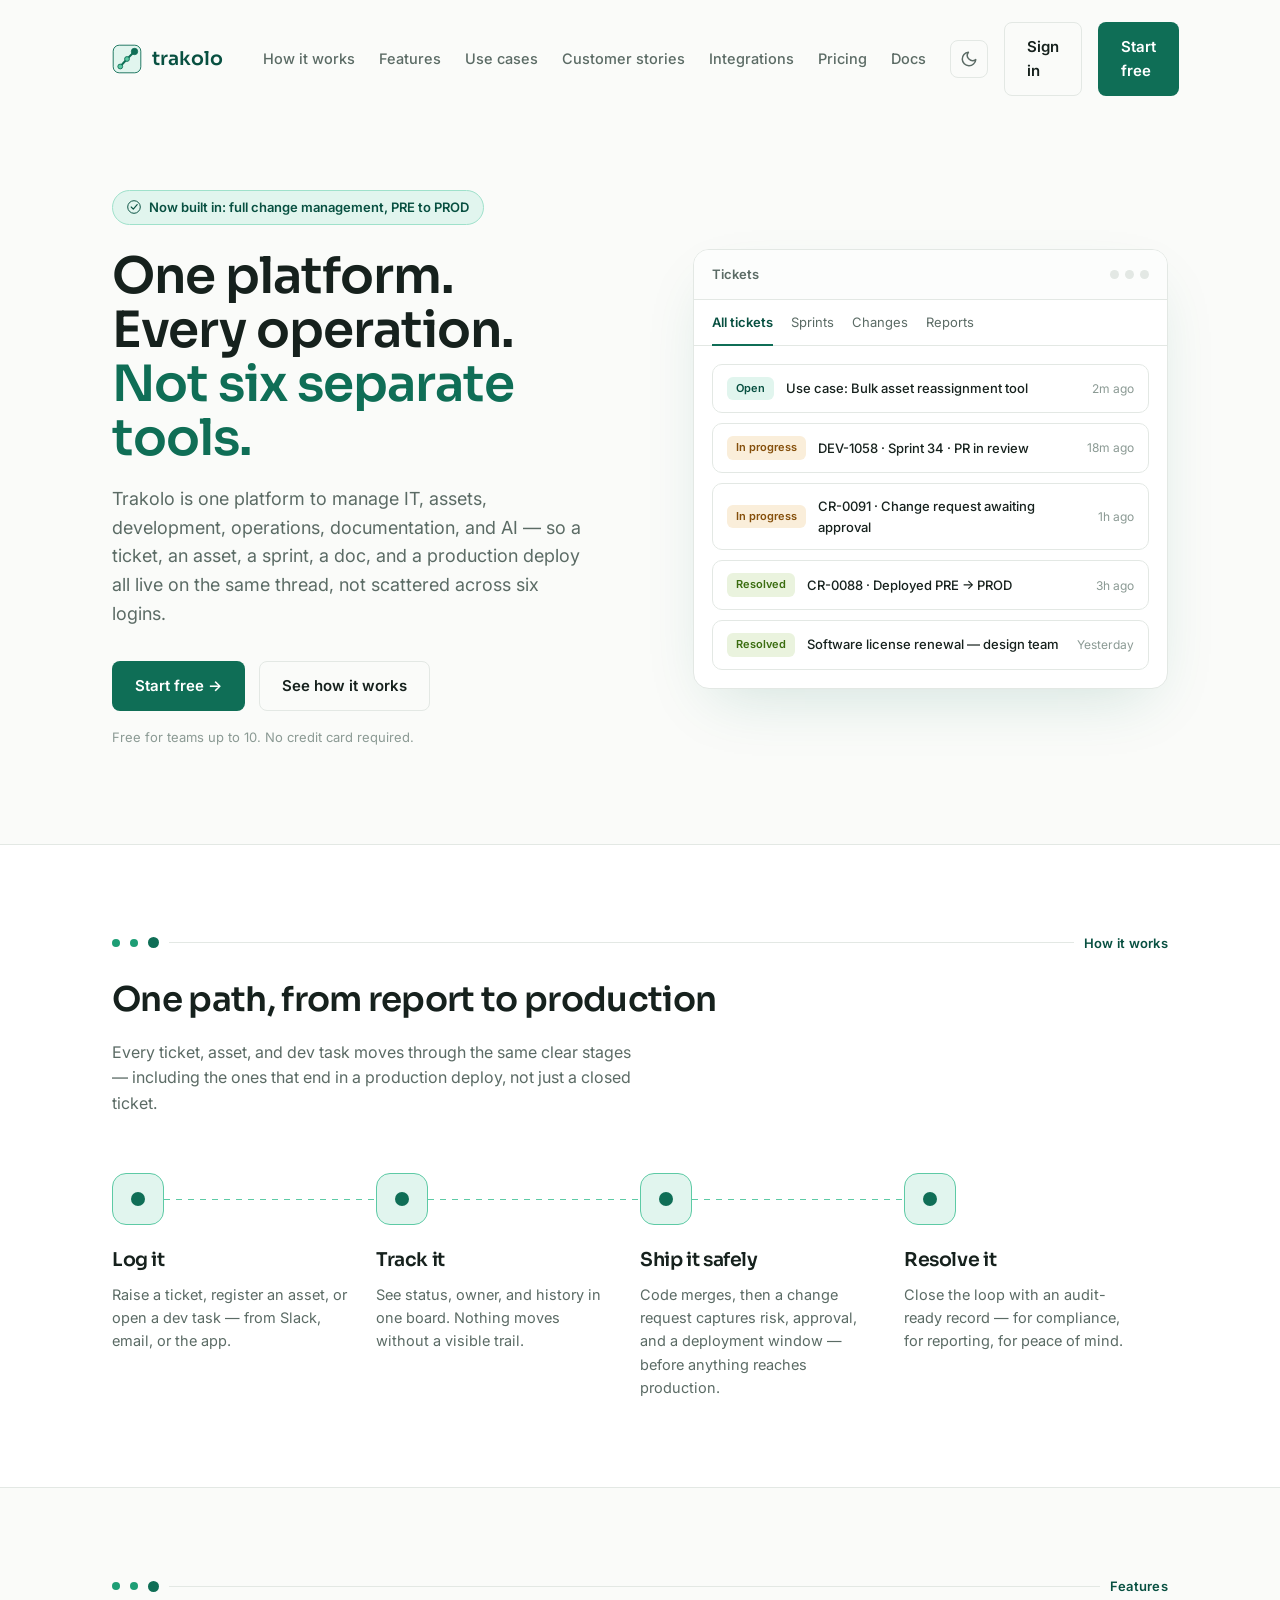
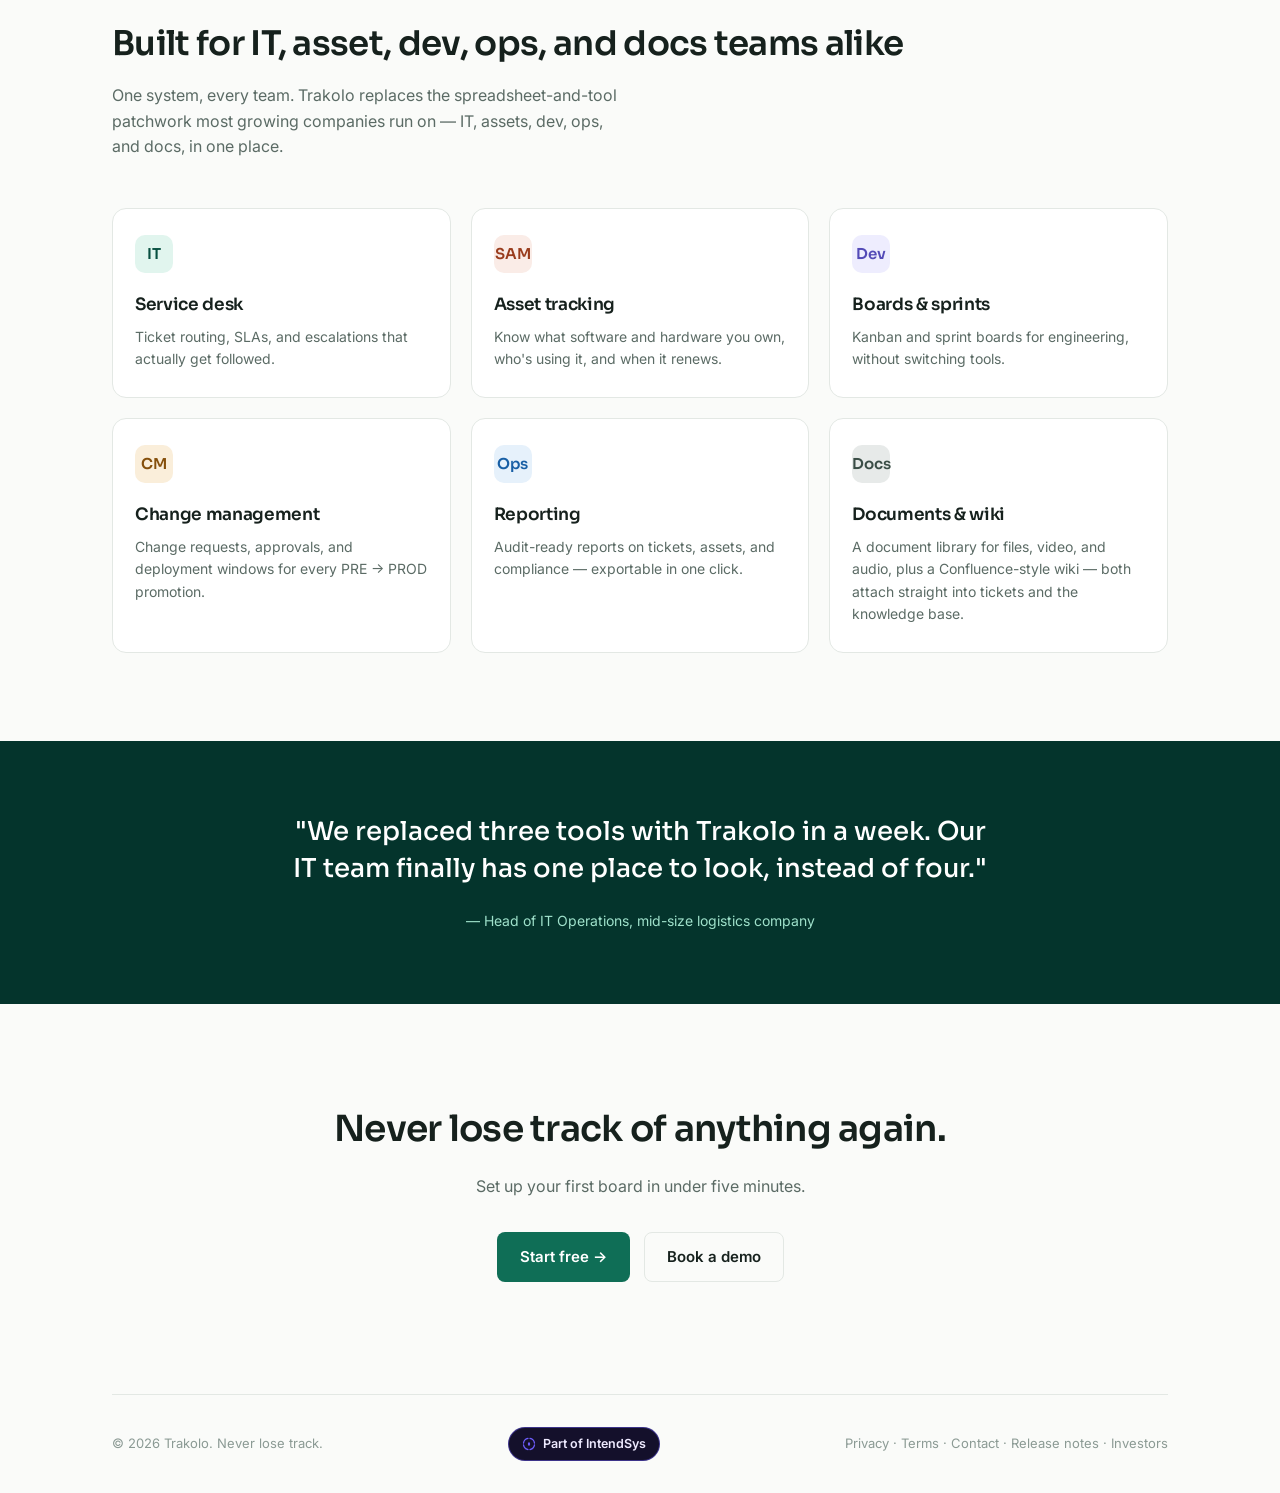
<file: index.html>
<!DOCTYPE html>
<html lang="en">
<head>
<meta charset="UTF-8">
<meta name="viewport" content="width=device-width, initial-scale=1.0">
<title>Trakolo — Never lose track</title>
<script>
(function(){
  var stored = localStorage.getItem('trakolo-theme');
  var theme = stored || (window.matchMedia('(prefers-color-scheme: dark)').matches ? 'dark' : 'light');
  document.documentElement.setAttribute('data-theme', theme);
})();
</script>
<link rel="preconnect" href="https://fonts.googleapis.com">
<link rel="stylesheet" href="https://fonts.googleapis.com/css2?family=Sora:wght@500;600;700&family=Inter:wght@400;500;600&display=swap">
<style>
  :root {
    --ink: #16211D;
    --ink-soft: #5B6B65;
    --ink-faint: #8B9A94;
    --paper: #FAFBF9;
    --panel: #FFFFFF;
    --line: #E3E8E4;
    --teal-900: #04342C;
    --teal-800: #085041;
    --teal-600: #0F6E56;
    --teal-400: #1D9E75;
    --teal-200: #5DCAA5;
    --teal-100: #9FE1CB;
    --teal-50: #E1F5EE;
    --coral: #D85A30;
  }
  :root[data-theme="dark"] {
    --ink: #E7EFEB;
    --ink-soft: #A9B9B2;
    --ink-faint: #74857D;
    --paper: #0B1512;
    --panel: #12201C;
    --line: #23342C;
    --teal-50: #16332B;
    --teal-800: #5FD1A8;
  }
  * { box-sizing: border-box; margin: 0; padding: 0; }
  html { scroll-behavior: smooth; }
  @media (prefers-reduced-motion: reduce) {
    html { scroll-behavior: auto; }
    * { animation: none !important; transition: none !important; }
  }
  body {
    font-family: 'Inter', -apple-system, BlinkMacSystemFont, 'Segoe UI', sans-serif;
    background: var(--paper);
    color: var(--ink);
    line-height: 1.6;
  }
  a { color: inherit; text-decoration: none; }
  :focus-visible { outline: 2px solid var(--teal-600); outline-offset: 3px; }
  .wrap { max-width: 1120px; margin: 0 auto; padding: 0 32px; }
  h1, h2, h3 { font-family: 'Sora', sans-serif; font-weight: 600; letter-spacing: -0.02em; }
  .btn {
    display: inline-flex; align-items: center; gap: 8px;
    padding: 12px 22px; border-radius: 8px; font-weight: 600; font-size: 15px;
    border: 1.5px solid transparent; cursor: pointer;
  }
  .btn-primary { background: var(--teal-600); color: #fff; }
  .btn-primary:hover { background: var(--teal-800); }
  .btn-ghost { border-color: var(--line); color: var(--ink); background: transparent; }
  .btn-ghost:hover { border-color: var(--teal-600); color: var(--teal-600); }

  /* Nav */
  nav {
    display: flex; align-items: center;
    padding: 22px 0; position: relative;
  }
  .logo { display: flex; align-items: center; gap: 10px; font-weight: 600; font-size: 19px; color: var(--teal-800); font-family: 'Sora', sans-serif; flex-shrink: 0; }
  .nav-links { display: flex; gap: 24px; font-size: 14.5px; color: var(--ink-soft); font-weight: 500; margin-left: 40px; }
  .nav-links a { white-space: nowrap; }
  .nav-actions { display: flex; align-items: center; gap: 16px; margin-left: auto; padding-left: 24px; }
  .nav-toggle { display: none; background: none; border: 1px solid var(--line); border-radius: 8px; font-size: 18px; line-height: 1; width: 40px; height: 40px; align-items: center; justify-content: center; cursor: pointer; color: var(--ink); }
  .nav-signin-mobile { display: none; }

  .theme-toggle {
    display: inline-flex; align-items: center; justify-content: center;
    width: 38px; height: 38px; border-radius: 8px; flex-shrink: 0;
    border: 1.5px solid var(--line); background: transparent; color: var(--ink-soft); cursor: pointer;
  }
  .theme-toggle:hover { border-color: var(--teal-600); color: var(--teal-600); }
  .theme-toggle .icon-moon { display: block; }
  .theme-toggle .icon-sun { display: none; }
  [data-theme="dark"] .theme-toggle .icon-moon { display: none; }
  [data-theme="dark"] .theme-toggle .icon-sun { display: block; }

  /* Hero */
  .hero {
    padding: 72px 0 96px;
    position: relative;
    overflow: hidden;
  }
  .hero-inner {
    display: grid; grid-template-columns: 1.05fr 0.95fr; gap: 56px; align-items: center;
  }
  .eyebrow {
    display: inline-flex; align-items: center; gap: 8px;
    font-size: 13px; font-weight: 600; color: var(--teal-800);
    background: var(--teal-50); border: 1px solid var(--teal-100);
    padding: 6px 14px; border-radius: 999px; margin-bottom: 24px;
  }
  .hero h1 { font-size: 50px; line-height: 1.08; margin-bottom: 20px; }
  .hero h1 span { color: var(--teal-600); }
  .hero p.lead { font-size: 18px; color: var(--ink-soft); max-width: 480px; margin-bottom: 32px; }
  .hero-actions { display: flex; gap: 14px; margin-bottom: 16px; }
  .hero-note { font-size: 13px; color: var(--ink-faint); }

  /* Hero visual: dashboard mock */
  .hero-visual {
    background: var(--panel); border: 1px solid var(--line); border-radius: 16px;
    box-shadow: 0 24px 60px -20px rgba(15, 110, 86, 0.18);
    overflow: hidden;
  }
  .mock-header {
    display: flex; align-items: center; justify-content: space-between;
    padding: 14px 18px; border-bottom: 1px solid var(--line); background: #FCFDFC;
  }
  .mock-header .dots { display: flex; gap: 6px; }
  .mock-header .dots span { width: 9px; height: 9px; border-radius: 50%; background: var(--line); }
  .mock-tabs { display: flex; gap: 18px; padding: 12px 18px; border-bottom: 1px solid var(--line); font-size: 13px; color: var(--ink-soft); }
  .mock-tabs .active { color: var(--teal-800); font-weight: 600; border-bottom: 2px solid var(--teal-600); padding-bottom: 8px; margin-bottom: -13px; }
  .mock-body { padding: 18px; display: flex; flex-direction: column; gap: 10px; }
  .mock-row {
    display: flex; align-items: center; gap: 12px;
    padding: 12px 14px; border: 1px solid var(--line); border-radius: 10px; font-size: 13px;
  }
  .mock-row .badge {
    font-size: 11px; font-weight: 600; padding: 3px 9px; border-radius: 6px;
  }
  .badge-open { background: var(--teal-50); color: var(--teal-800); }
  .badge-progress { background: #FAEEDA; color: #854F0B; }
  .badge-done { background: #EAF3DE; color: #3B6D11; }
  .mock-row .title { flex: 1; color: var(--ink); font-weight: 500; }
  .mock-row .meta { color: var(--ink-faint); font-size: 12px; }
  [data-theme="dark"] .mock-header { background: #182420; }
  [data-theme="dark"] .hero-visual { box-shadow: 0 24px 60px -20px rgba(0, 0, 0, 0.45); }
  [data-theme="dark"] .badge-progress,
  [data-theme="dark"] .badge-done,
  [data-theme="dark"] .fi-coral,
  [data-theme="dark"] .fi-purple,
  [data-theme="dark"] .fi-blue,
  [data-theme="dark"] .fi-amber,
  [data-theme="dark"] .fi-slate {
    filter: brightness(0.82) saturate(0.85);
  }

  /* Path signature divider */
  .path-track {
    display: flex; align-items: center; gap: 10px; margin: 0 0 20px;
  }
  .path-track .node { width: 8px; height: 8px; border-radius: 50%; background: var(--teal-400); }
  .path-track .node.end { width: 11px; height: 11px; background: var(--teal-600); }
  .path-track .rule { flex: 1; height: 1px; background: var(--line); }
  .path-track .tag { font-size: 13px; font-weight: 600; color: var(--teal-800); letter-spacing: 0.02em; }

  /* How it works */
  .how {
    padding: 88px 0; background: var(--panel); border-top: 1px solid var(--line); border-bottom: 1px solid var(--line);
  }
  .how h2 { font-size: 34px; margin-bottom: 12px; }
  .how > .wrap > p { color: var(--ink-soft); font-size: 16px; max-width: 520px; margin-bottom: 56px; }
  .stages { display: grid; grid-template-columns: repeat(4, 1fr); gap: 0; position: relative; }
  .stage { position: relative; padding: 0 28px 0 0; }
  .stage-icon {
    width: 52px; height: 52px; border-radius: 14px; background: var(--teal-50); border: 1.5px solid var(--teal-200);
    display: flex; align-items: center; justify-content: center; margin-bottom: 20px; position: relative; z-index: 1;
  }
  .stage-icon .dot { width: 14px; height: 14px; border-radius: 50%; background: var(--teal-600); }
  .stage h3 { font-size: 19px; margin-bottom: 8px; }
  .stage p { font-size: 14.5px; color: var(--ink-soft); }
  .stage-connector {
    position: absolute; top: 26px; left: 52px; right: -28px; height: 1.5px;
    background: repeating-linear-gradient(90deg, var(--teal-200) 0 6px, transparent 6px 12px);
  }
  .stage:last-child .stage-connector { display: none; }

  /* Features */
  .features { padding: 88px 0; }
  .features h2 { font-size: 34px; margin-bottom: 12px; }
  .features > .wrap > p { color: var(--ink-soft); font-size: 16px; max-width: 520px; margin-bottom: 48px; }
  .feature-grid { display: grid; grid-template-columns: repeat(3, 1fr); gap: 20px; }
  @media (max-width: 960px) and (min-width: 861px) {
    .feature-grid { grid-template-columns: repeat(2, 1fr); }
  }
  .feature-card {
    background: var(--panel); border: 1px solid var(--line); border-radius: 14px; padding: 26px 22px;
  }
  .feature-card .fi {
    width: 38px; height: 38px; border-radius: 10px; margin-bottom: 18px;
    display: flex; align-items: center; justify-content: center;
    font-family: 'Sora', sans-serif; font-weight: 600; font-size: 15px;
  }
  .fi-teal { background: var(--teal-50); color: var(--teal-800); }
  .fi-coral { background: #FAECE7; color: #993C1D; }
  .fi-purple { background: #EEEDFE; color: #534AB7; }
  .fi-blue { background: #E6F1FB; color: #185FA5; }
  .fi-amber { background: #FAEEDA; color: #854F0B; }
  .fi-slate { background: #E7EAE9; color: #3A4D46; }
  .feature-card h3 { font-size: 17px; margin-bottom: 8px; }
  .feature-card p { font-size: 14px; color: var(--ink-soft); }

  /* Quote band */
  .quote-band {
    background: var(--teal-900); color: #fff; padding: 72px 0;
  }
  .quote-band .wrap { max-width: 760px; text-align: center; }
  .quote-band blockquote { font-family: 'Sora', sans-serif; font-size: 26px; font-weight: 500; line-height: 1.45; margin-bottom: 22px; }
  .quote-band .attrib { color: var(--teal-100); font-size: 14px; }

  /* Final CTA */
  .cta-final { padding: 96px 0; text-align: center; }
  .cta-final h2 { font-size: 36px; margin-bottom: 16px; }
  .cta-final p { color: var(--ink-soft); font-size: 16px; margin-bottom: 32px; }
  .cta-final .hero-actions { justify-content: center; }

  footer {
    border-top: 1px solid var(--line); padding: 32px 0;
    display: flex; flex-wrap: wrap; align-items: center; justify-content: space-between; gap: 14px;
    font-size: 13px; color: var(--ink-faint);
  }

  /* Parent-company badge — intentionally kept in IntendSys's own palette
     (indigo/violet/emerald), not Trakolo's teal. */
  .intendsys-badge { display: inline-flex; align-items: center; gap: 7px; padding: 6px 13px; border-radius: 20px; background: #14102B; color: #EEEAFF; font-weight: 600; font-size: 12.5px; border: 1px solid rgba(109,93,252,0.45); white-space: nowrap; }
  .intendsys-badge:hover { border-color: #10B981; color: #fff; }
  .intendsys-badge svg { width: 14px; height: 14px; color: #6D5DFC; flex-shrink: 0; }

  /* Nav collapses to the hamburger menu well before the full link set would
     run out of room and wrap mid-link — intentionally wider than the
     hero/feature layout breakpoint below. */
  @media (max-width: 1180px) {
    .nav-toggle { display: inline-flex; }
    .nav-actions .btn-ghost { display: none; }
    .nav-links {
      display: none; flex-direction: column; gap: 0; margin-left: 0;
      position: absolute; top: 100%; left: 32px; right: 32px;
      background: var(--panel); border: 1px solid var(--line); border-radius: 12px;
      padding: 6px 18px; box-shadow: 0 16px 32px -16px rgba(15,33,25,0.22); z-index: 60;
    }
    .nav-links.open { display: flex; }
    .nav-links a { padding: 13px 0; border-bottom: 1px solid var(--line); white-space: normal; }
    .nav-links a:last-child { border-bottom: none; }
    .nav-signin-mobile { display: block; font-weight: 600; color: var(--teal-800); }
  }

  @media (max-width: 860px) {
    .hero-inner { grid-template-columns: 1fr; }
    .hero h1 { font-size: 36px; }
    .stages, .feature-grid { grid-template-columns: 1fr; gap: 32px; }
    .stage-connector { display: none; }
  }
</style>
</head>
<body>

<div class="wrap">
  <nav>
    <a href="index.html" class="logo">
      <svg width="30" height="30" viewBox="0 0 200 200"><rect x="8" y="8" width="184" height="184" rx="40" fill="#E1F5EE" stroke="#0F6E56" stroke-width="6"/><path d="M55,150 L100,100 L150,50" fill="none" stroke="#0F6E56" stroke-width="13" stroke-linecap="round" stroke-linejoin="round"/><circle cx="55" cy="150" r="16" fill="#5DCAA5" stroke="#0F6E56" stroke-width="6"/><circle cx="100" cy="100" r="16" fill="#5DCAA5" stroke="#0F6E56" stroke-width="6"/><circle cx="150" cy="50" r="21" fill="#0F6E56" stroke="#0F6E56" stroke-width="6"/></svg>
      trakolo
    </a>
    <div class="nav-links">
      <a href="how-it-works.html">How it works</a>
      <a href="features.html">Features</a>
      <a href="use-cases.html">Use cases</a>
      <a href="customer-stories.html">Customer stories</a>
      <a href="integrations.html">Integrations</a>
      <a href="pricing.html">Pricing</a>
      <a href="docs.html">Docs</a>
      <a href="https://portal.trakolo.com/login" class="nav-signin-mobile">Sign in</a>
    </div>
    <button class="nav-toggle" aria-label="Toggle menu" aria-expanded="false">☰</button>
    <div class="nav-actions">
      <button class="theme-toggle" id="themeToggle" type="button" aria-label="Toggle dark mode">
        <svg class="icon-sun" width="18" height="18" viewBox="0 0 24 24" fill="none" stroke="currentColor" stroke-width="2" stroke-linecap="round" stroke-linejoin="round"><circle cx="12" cy="12" r="4"/><path d="M12 2v2M12 20v2M4.93 4.93l1.41 1.41M17.66 17.66l1.41 1.41M2 12h2M20 12h2M6.34 17.66l-1.41 1.41M19.07 4.93l-1.41 1.41"/></svg>
        <svg class="icon-moon" width="18" height="18" viewBox="0 0 24 24" fill="none" stroke="currentColor" stroke-width="2" stroke-linecap="round" stroke-linejoin="round"><path d="M21 12.79A9 9 0 1 1 11.21 3 7 7 0 0 0 21 12.79Z"/></svg>
      </button>
      <a href="https://portal.trakolo.com/login" class="btn btn-ghost">Sign in</a>
      <a href="https://portal.trakolo.com/login" class="btn btn-primary">Start free</a>
    </div>
  </nav>
</div>

<section class="hero">
  <div class="wrap hero-inner">
    <div>
      <div class="eyebrow">
        <svg width="14" height="14" viewBox="0 0 200 200"><circle cx="100" cy="100" r="90" fill="none" stroke="#085041" stroke-width="14"/><path d="M60,100 L90,130 L145,65" fill="none" stroke="#085041" stroke-width="16" stroke-linecap="round" stroke-linejoin="round"/></svg>
        Now built in: full change management, PRE to PROD
      </div>
      <h1>One platform.<br>Every operation.<br><span>Not six separate tools.</span></h1>
      <p class="lead">Trakolo is one platform to manage IT, assets, development, operations, documentation, and AI — so a ticket, an asset, a sprint, a doc, and a production deploy all live on the same thread, not scattered across six logins.</p>
      <div class="hero-actions">
        <a href="https://portal.trakolo.com/login" class="btn btn-primary">Start free →</a>
        <a href="how-it-works.html" class="btn btn-ghost">See how it works</a>
      </div>
      <p class="hero-note">Free for teams up to 10. No credit card required.</p>
    </div>

    <div class="hero-visual">
      <div class="mock-header">
        <span style="font-size:13px; font-weight:600; color:var(--ink-soft);">Tickets</span>
        <div class="dots"><span></span><span></span><span></span></div>
      </div>
      <div class="mock-tabs">
        <span class="active">All tickets</span>
        <span>Sprints</span>
        <span>Changes</span>
        <span>Reports</span>
      </div>
      <div class="mock-body">
        <div class="mock-row"><span class="badge badge-open">Open</span><span class="title">Use case: Bulk asset reassignment tool</span><span class="meta">2m ago</span></div>
        <div class="mock-row"><span class="badge badge-progress">In progress</span><span class="title">DEV-1058 · Sprint 34 · PR in review</span><span class="meta">18m ago</span></div>
        <div class="mock-row"><span class="badge badge-progress">In progress</span><span class="title">CR-0091 · Change request awaiting approval</span><span class="meta">1h ago</span></div>
        <div class="mock-row"><span class="badge badge-done">Resolved</span><span class="title">CR-0088 · Deployed PRE → PROD</span><span class="meta">3h ago</span></div>
        <div class="mock-row"><span class="badge badge-done">Resolved</span><span class="title">Software license renewal — design team</span><span class="meta">Yesterday</span></div>
      </div>
    </div>
  </div>
</section>

<section class="how" id="how">
  <div class="wrap">
    <div class="path-track">
      <div class="node"></div><div class="node"></div><div class="node end"></div>
      <div class="rule"></div>
      <span class="tag">How it works</span>
    </div>
    <h2>One path, from report to production</h2>
    <p>Every ticket, asset, and dev task moves through the same clear stages — including the ones that end in a production deploy, not just a closed ticket.</p>

    <div class="stages">
      <div class="stage">
        <div class="stage-connector"></div>
        <div class="stage-icon"><div class="dot"></div></div>
        <h3>Log it</h3>
        <p>Raise a ticket, register an asset, or open a dev task — from Slack, email, or the app.</p>
      </div>
      <div class="stage">
        <div class="stage-connector"></div>
        <div class="stage-icon"><div class="dot"></div></div>
        <h3>Track it</h3>
        <p>See status, owner, and history in one board. Nothing moves without a visible trail.</p>
      </div>
      <div class="stage">
        <div class="stage-connector"></div>
        <div class="stage-icon"><div class="dot"></div></div>
        <h3>Ship it safely</h3>
        <p>Code merges, then a change request captures risk, approval, and a deployment window — before anything reaches production.</p>
      </div>
      <div class="stage">
        <div class="stage-icon"><div class="dot"></div></div>
        <h3>Resolve it</h3>
        <p>Close the loop with an audit-ready record — for compliance, for reporting, for peace of mind.</p>
      </div>
    </div>
  </div>
</section>

<section class="features" id="features">
  <div class="wrap">
    <div class="path-track">
      <div class="node"></div><div class="node"></div><div class="node end"></div>
      <div class="rule"></div>
      <span class="tag">Features</span>
    </div>
    <h2>Built for IT, asset, dev, ops, and docs teams alike</h2>
    <p>One system, every team. Trakolo replaces the spreadsheet-and-tool patchwork most growing companies run on — IT, assets, dev, ops, and docs, in one place.</p>

    <div class="feature-grid">
      <div class="feature-card">
        <div class="fi fi-teal">IT</div>
        <h3>Service desk</h3>
        <p>Ticket routing, SLAs, and escalations that actually get followed.</p>
      </div>
      <div class="feature-card">
        <div class="fi fi-coral">SAM</div>
        <h3>Asset tracking</h3>
        <p>Know what software and hardware you own, who's using it, and when it renews.</p>
      </div>
      <div class="feature-card">
        <div class="fi fi-purple">Dev</div>
        <h3>Boards &amp; sprints</h3>
        <p>Kanban and sprint boards for engineering, without switching tools.</p>
      </div>
      <div class="feature-card">
        <div class="fi fi-amber">CM</div>
        <h3>Change management</h3>
        <p>Change requests, approvals, and deployment windows for every PRE → PROD promotion.</p>
      </div>
      <div class="feature-card">
        <div class="fi fi-blue">Ops</div>
        <h3>Reporting</h3>
        <p>Audit-ready reports on tickets, assets, and compliance — exportable in one click.</p>
      </div>
      <div class="feature-card">
        <div class="fi fi-slate">Docs</div>
        <h3>Documents &amp; wiki</h3>
        <p>A document library for files, video, and audio, plus a Confluence-style wiki — both attach straight into tickets and the knowledge base.</p>
      </div>
    </div>
  </div>
</section>

<section class="quote-band">
  <div class="wrap">
    <blockquote>"We replaced three tools with Trakolo in a week. Our IT team finally has one place to look, instead of four."</blockquote>
    <p class="attrib">— Head of IT Operations, mid-size logistics company</p>
  </div>
</section>

<section class="cta-final">
  <div class="wrap">
    <h2>Never lose track of anything again.</h2>
    <p>Set up your first board in under five minutes.</p>
    <div class="hero-actions">
      <a href="https://portal.trakolo.com/login" class="btn btn-primary">Start free →</a>
      <a href="contact.html" class="btn btn-ghost">Book a demo</a>
    </div>
  </div>
</section>

<div class="wrap">
  <footer>
    <span>© 2026 Trakolo. Never lose track.</span>
    <a href="https://intendsys.com" class="intendsys-badge" target="_blank" rel="noopener">
      <svg viewBox="0 0 100 100"><path d="M56.95 10.61A40 40 0 0189.39 43.05M89.39 56.95A40 40 0 0156.95 89.39M43.05 89.39A40 40 0 0110.61 56.95M10.61 43.05A40 40 0 0143.05 10.61" fill="none" stroke="currentColor" stroke-width="9" stroke-linecap="round"/><rect x="42.5" y="38.5" width="15" height="23" rx="2.2" fill="currentColor"/></svg>
      Part of IntendSys
    </a>
    <span>Privacy · Terms · Contact · <a href="release-notes.html" style="color:inherit;">Release notes</a> · <a href="investors.html" style="color:inherit;">Investors</a></span>
  </footer>
</div>

<script src="nav.js" defer></script>
</body>
</html>
</file>
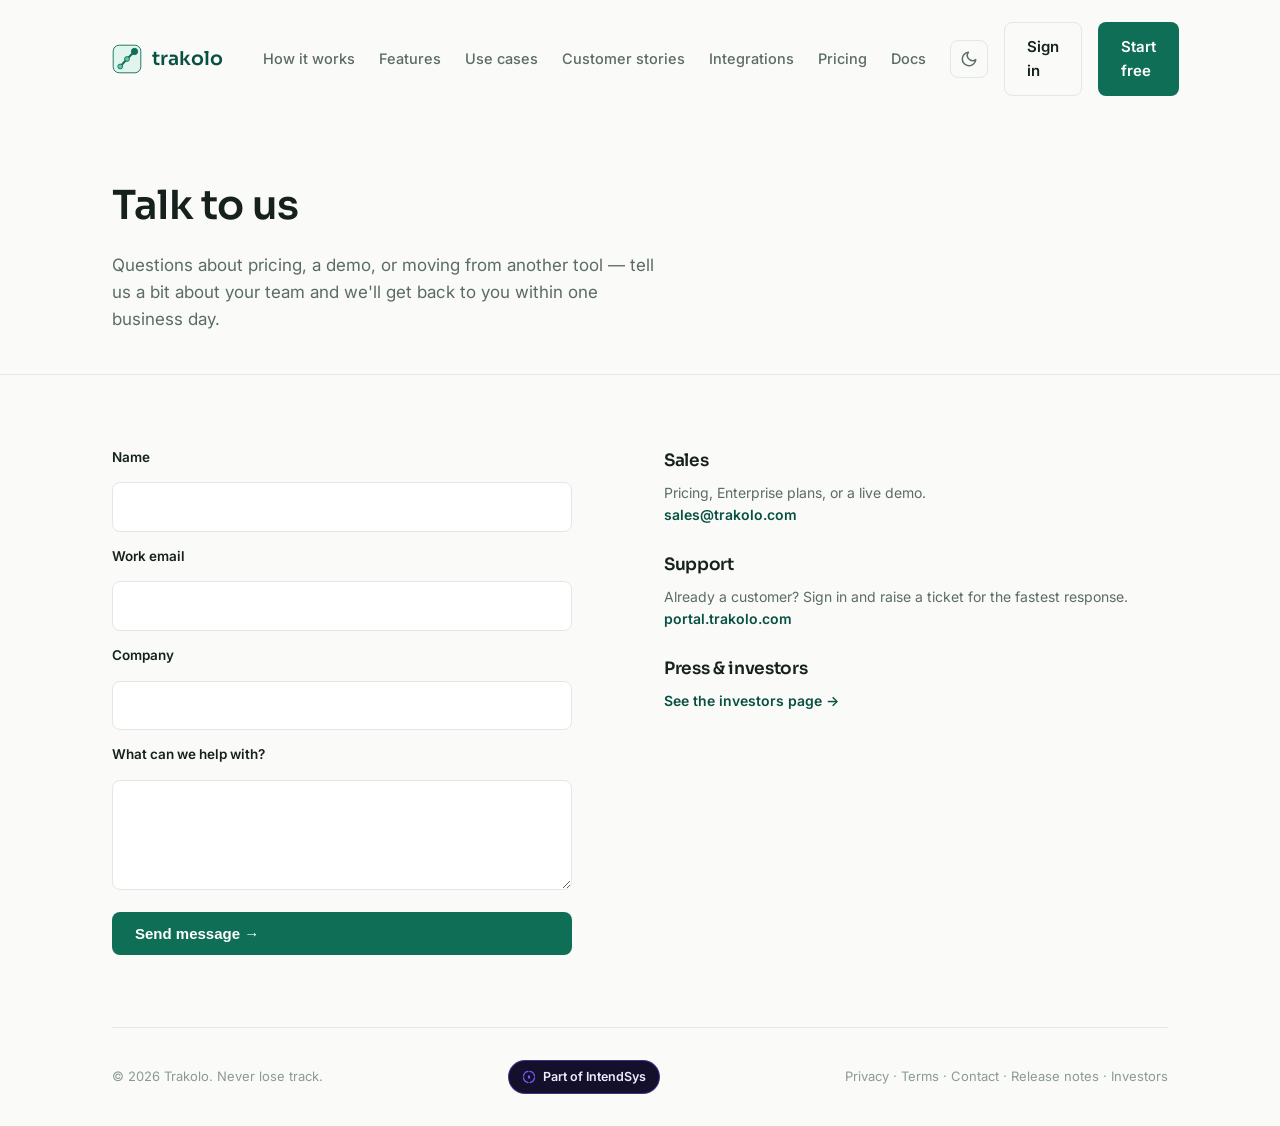
<file: contact.html>
<!DOCTYPE html>
<html lang="en">
<head>
<meta charset="UTF-8">
<meta name="viewport" content="width=device-width, initial-scale=1.0">
<title>Contact — Trakolo</title>
<script>
(function(){
  var stored = localStorage.getItem('trakolo-theme');
  var theme = stored || (window.matchMedia('(prefers-color-scheme: dark)').matches ? 'dark' : 'light');
  document.documentElement.setAttribute('data-theme', theme);
})();
</script>
<link rel="preconnect" href="https://fonts.googleapis.com">
<link rel="stylesheet" href="https://fonts.googleapis.com/css2?family=Sora:wght@500;600;700&family=Inter:wght@400;500;600&display=swap">
<link rel="stylesheet" href="styles.css">
<style>
  .contact-grid { display: grid; grid-template-columns: 1fr 1fr; gap: 48px; }
  .contact-form { display: flex; flex-direction: column; gap: 14px; max-width: 460px; }
  .contact-form label { font-size: 13.5px; font-weight: 600; color: var(--ink); }
  .contact-form input, .contact-form textarea {
    font: inherit; padding: 11px 14px; border: 1.5px solid var(--line); border-radius: 8px;
    background: var(--panel); color: var(--ink);
  }
  .contact-form input:focus, .contact-form textarea:focus { outline: none; border-color: var(--teal-600); }
  .contact-form textarea { min-height: 110px; resize: vertical; }
  .contact-info h3 { font-size: 17px; margin-bottom: 8px; }
  .contact-info p { font-size: 14px; color: var(--ink-soft); margin-bottom: 24px; }
  .contact-info a { color: var(--teal-800); font-weight: 600; }
  @media (max-width: 860px) { .contact-grid { grid-template-columns: 1fr; } }
</style>
</head>
<body>

<div class="wrap">
  <nav>
    <a href="index.html" class="logo">
      <svg width="30" height="30" viewBox="0 0 200 200"><rect x="8" y="8" width="184" height="184" rx="40" fill="#E1F5EE" stroke="#0F6E56" stroke-width="6"/><path d="M55,150 L100,100 L150,50" fill="none" stroke="#0F6E56" stroke-width="13" stroke-linecap="round" stroke-linejoin="round"/><circle cx="55" cy="150" r="16" fill="#5DCAA5" stroke="#0F6E56" stroke-width="6"/><circle cx="100" cy="100" r="16" fill="#5DCAA5" stroke="#0F6E56" stroke-width="6"/><circle cx="150" cy="50" r="21" fill="#0F6E56" stroke="#0F6E56" stroke-width="6"/></svg>
      trakolo
    </a>
    <div class="nav-links">
      <a href="how-it-works.html">How it works</a>
      <a href="features.html">Features</a>
      <a href="use-cases.html">Use cases</a>
      <a href="customer-stories.html">Customer stories</a>
      <a href="integrations.html">Integrations</a>
      <a href="pricing.html">Pricing</a>
      <a href="docs.html">Docs</a>
      <a href="https://portal.trakolo.com/login" class="nav-signin-mobile">Sign in</a>
    </div>
    <button class="nav-toggle" aria-label="Toggle menu" aria-expanded="false">☰</button>
    <div class="nav-actions">
      <button class="theme-toggle" id="themeToggle" type="button" aria-label="Toggle dark mode">
        <svg class="icon-sun" width="18" height="18" viewBox="0 0 24 24" fill="none" stroke="currentColor" stroke-width="2" stroke-linecap="round" stroke-linejoin="round"><circle cx="12" cy="12" r="4"/><path d="M12 2v2M12 20v2M4.93 4.93l1.41 1.41M17.66 17.66l1.41 1.41M2 12h2M20 12h2M6.34 17.66l-1.41 1.41M19.07 4.93l-1.41 1.41"/></svg>
        <svg class="icon-moon" width="18" height="18" viewBox="0 0 24 24" fill="none" stroke="currentColor" stroke-width="2" stroke-linecap="round" stroke-linejoin="round"><path d="M21 12.79A9 9 0 1 1 11.21 3 7 7 0 0 0 21 12.79Z"/></svg>
      </button>
      <a href="https://portal.trakolo.com/login" class="btn btn-ghost">Sign in</a>
      <a href="https://portal.trakolo.com/login" class="btn btn-primary">Start free</a>
    </div>
  </nav>
</div>

<div class="page-header">
  <div class="wrap">
    <h1>Talk to us</h1>
    <p>Questions about pricing, a demo, or moving from another tool — tell us a bit about your team and we'll get back to you within one business day.</p>
  </div>
</div>

<section>
  <div class="wrap contact-grid">
    <form class="contact-form" method="post" action="#" onsubmit="return false;">
      <label for="name">Name</label>
      <input id="name" name="name" type="text" required>
      <label for="email">Work email</label>
      <input id="email" name="email" type="email" required>
      <label for="company">Company</label>
      <input id="company" name="company" type="text">
      <label for="message">What can we help with?</label>
      <textarea id="message" name="message" required></textarea>
      <button type="submit" class="btn btn-primary" style="margin-top:8px;">Send message →</button>
    </form>
    <div class="contact-info">
      <h3>Sales</h3>
      <p>Pricing, Enterprise plans, or a live demo.<br><a href="mailto:sales@trakolo.com">sales@trakolo.com</a></p>
      <h3>Support</h3>
      <p>Already a customer? Sign in and raise a ticket for the fastest response.<br><a href="https://portal.trakolo.com/login">portal.trakolo.com</a></p>
      <h3>Press &amp; investors</h3>
      <p><a href="investors.html">See the investors page →</a></p>
    </div>
  </div>
</section>

<div class="wrap">
  <footer>
    <span>© 2026 Trakolo. Never lose track.</span>
    <a href="https://intendsys.com" class="intendsys-badge" target="_blank" rel="noopener">
      <svg viewBox="0 0 100 100"><path d="M56.95 10.61A40 40 0 0189.39 43.05M89.39 56.95A40 40 0 0156.95 89.39M43.05 89.39A40 40 0 0110.61 56.95M10.61 43.05A40 40 0 0143.05 10.61" fill="none" stroke="currentColor" stroke-width="9" stroke-linecap="round"/><rect x="42.5" y="38.5" width="15" height="23" rx="2.2" fill="currentColor"/></svg>
      Part of IntendSys
    </a>
    <span>Privacy · Terms · Contact · <a href="release-notes.html" style="color:inherit;">Release notes</a> · <a href="investors.html" style="color:inherit;">Investors</a></span>
  </footer>
</div>

<script src="nav.js" defer></script>
</body>
</html>
</file>
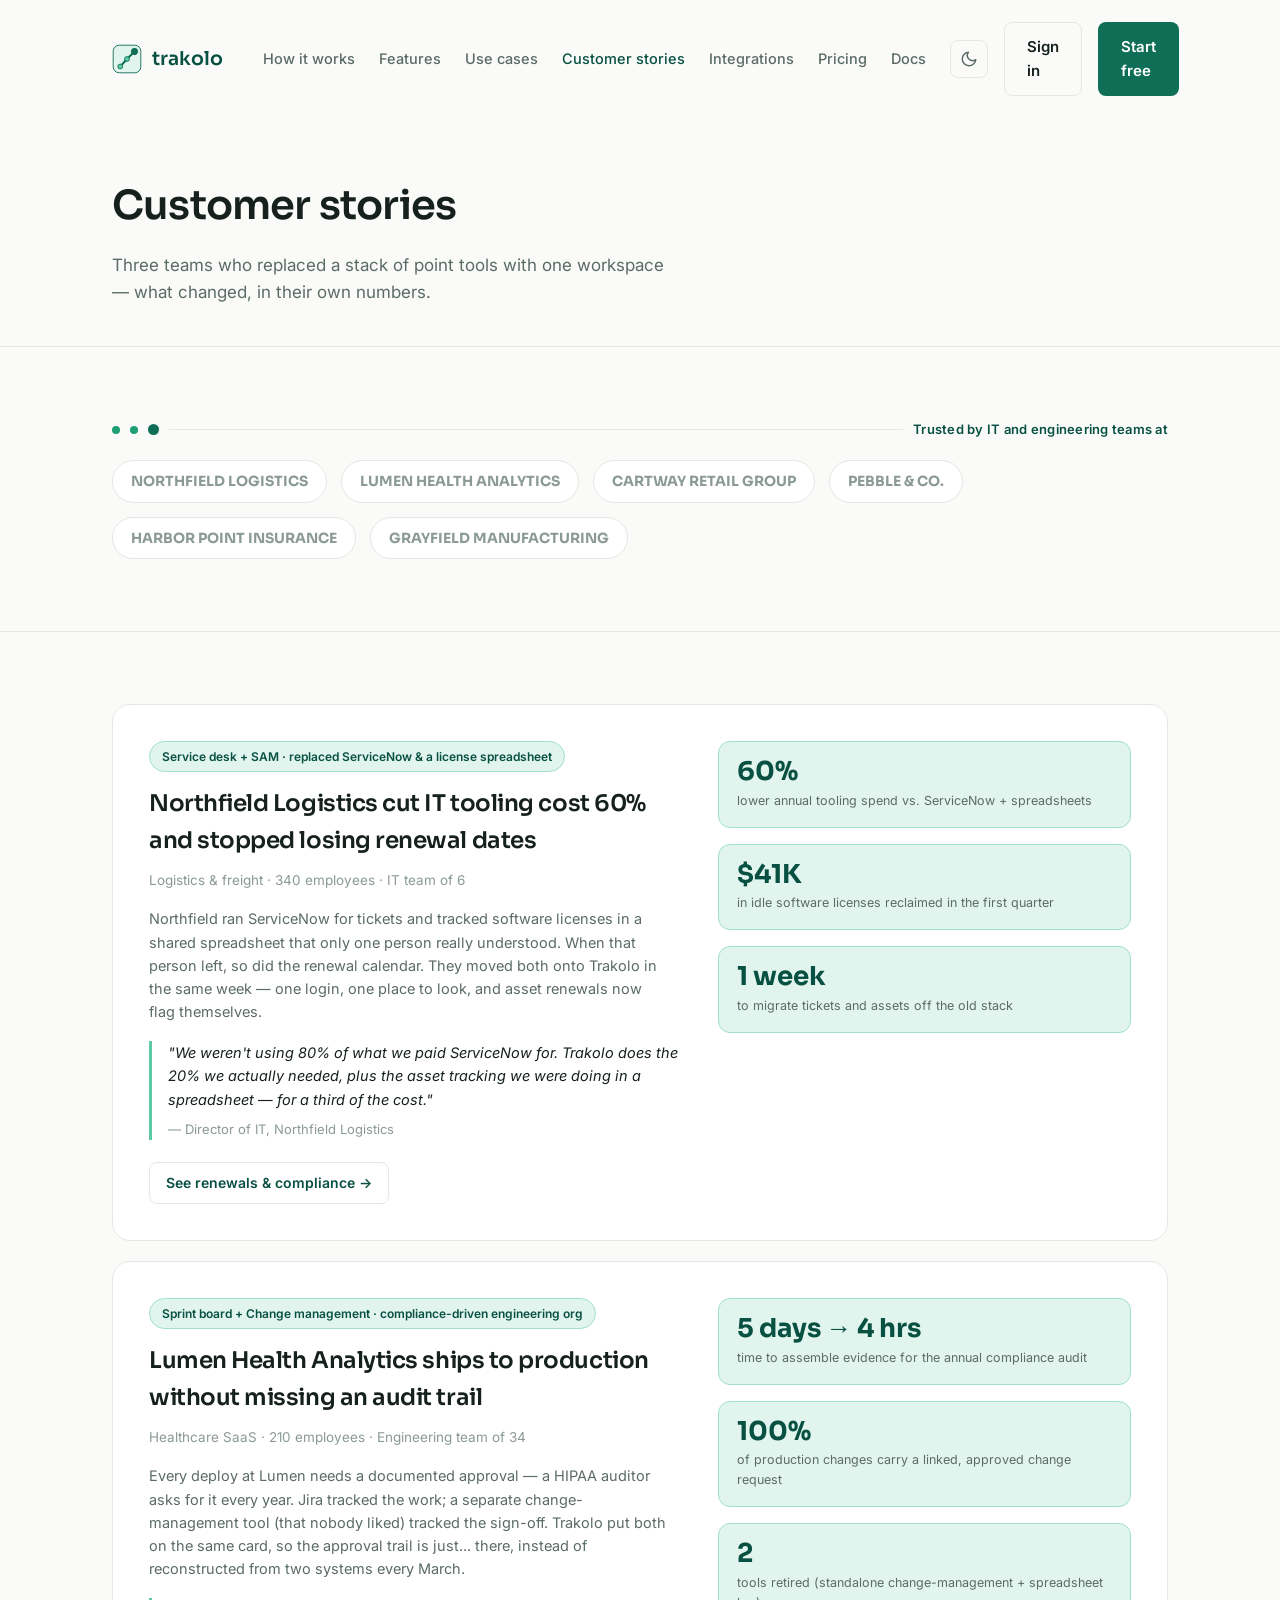
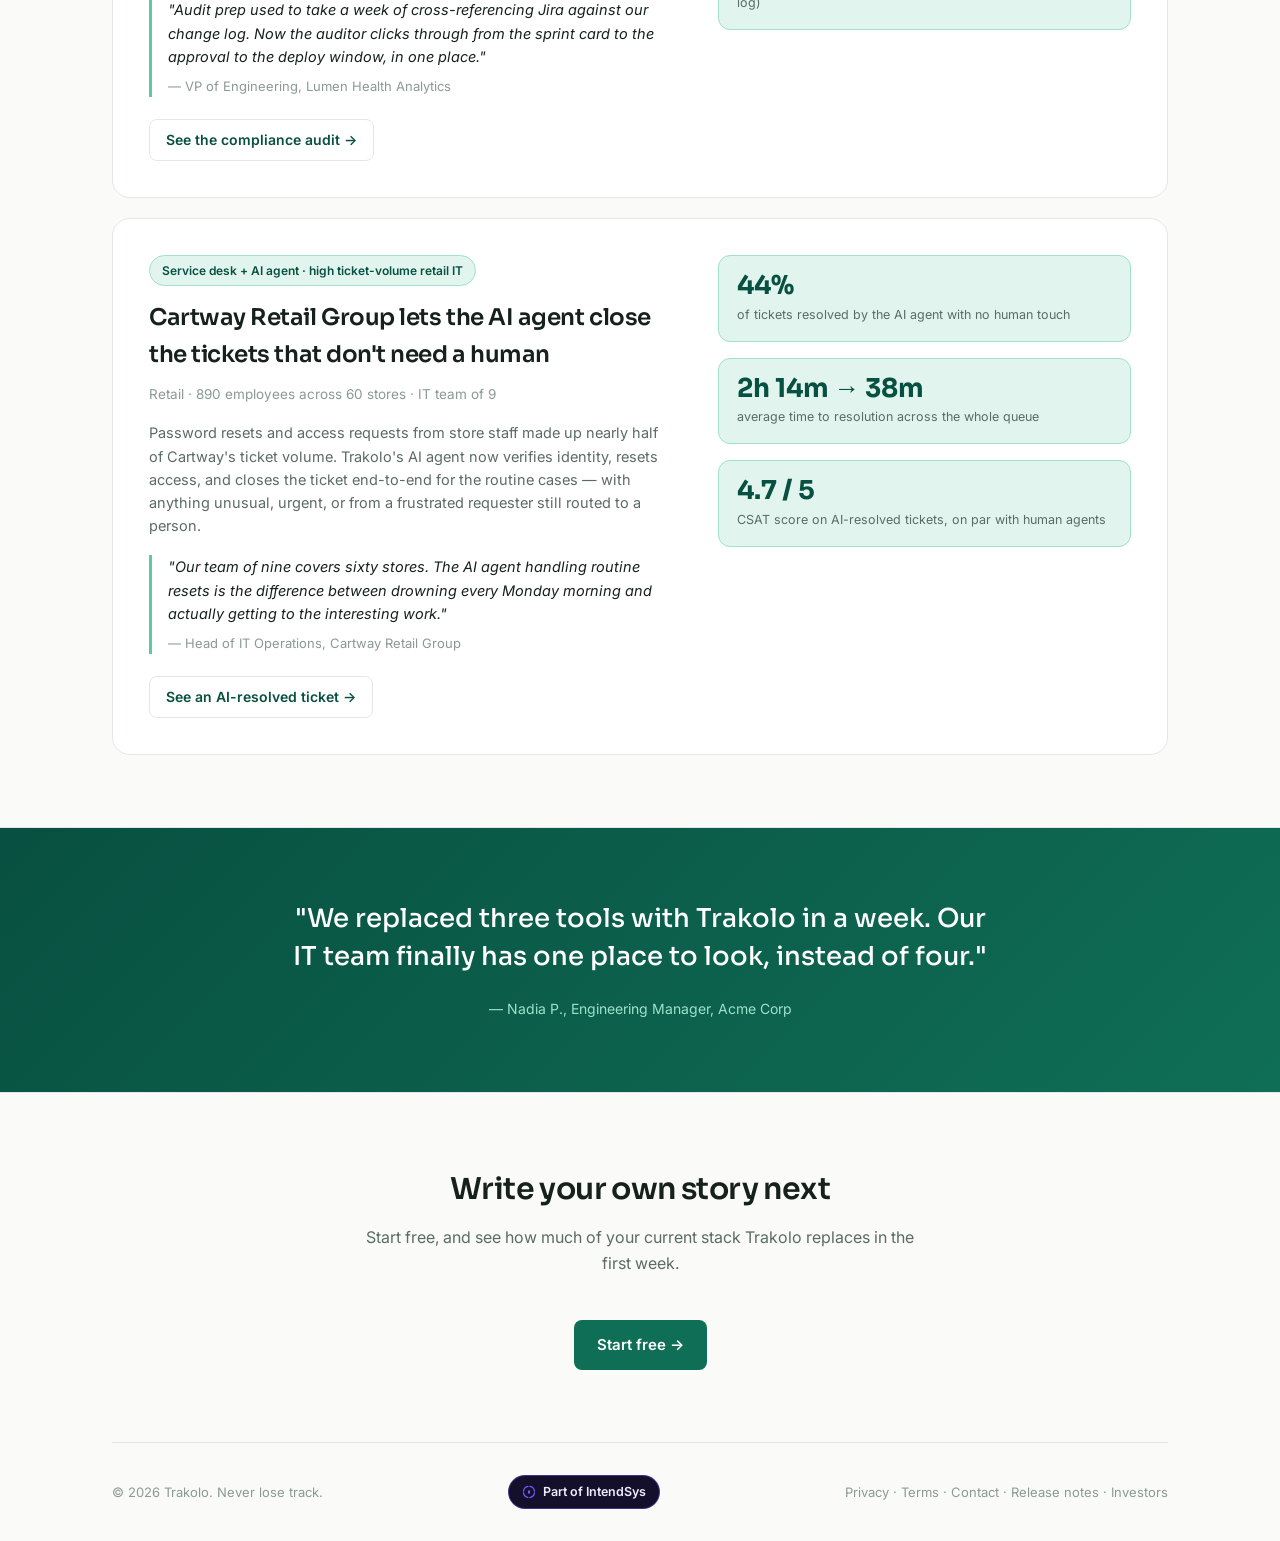
<file: customer-stories.html>
<!DOCTYPE html>
<html lang="en">
<head>
<meta charset="UTF-8">
<meta name="viewport" content="width=device-width, initial-scale=1.0">
<title>Customer stories — Trakolo</title>
<script>
(function(){
  var stored = localStorage.getItem('trakolo-theme');
  var theme = stored || (window.matchMedia('(prefers-color-scheme: dark)').matches ? 'dark' : 'light');
  document.documentElement.setAttribute('data-theme', theme);
})();
</script>
<link rel="preconnect" href="https://fonts.googleapis.com">
<link rel="stylesheet" href="https://fonts.googleapis.com/css2?family=Sora:wght@500;600;700&family=Inter:wght@400;500;600&display=swap">
<link rel="stylesheet" href="styles.css">
<style>
  .logo-strip { display: flex; flex-wrap: wrap; gap: 14px; align-items: center; }
  .logo-mark {
    font-family: 'Sora', sans-serif; font-weight: 700; font-size: 14px; color: var(--ink-faint);
    border: 1px solid var(--line); border-radius: 999px; padding: 9px 18px; background: var(--panel);
  }

  .story-card {
    background: var(--panel); border: 1px solid var(--line); border-radius: 18px;
    padding: 36px; display: grid; grid-template-columns: 1.3fr 1fr; gap: 32px; align-items: start;
  }
  .story-card + .story-card { margin-top: 20px; }
  .story-tag {
    display: inline-block; font-size: 12px; font-weight: 600; color: var(--teal-800);
    background: var(--teal-50); border: 1px solid var(--teal-100);
    padding: 5px 12px; border-radius: 999px; margin-bottom: 14px;
  }
  .story-card h3 { font-size: 23px; margin-bottom: 10px; }
  .story-card .story-meta { font-size: 13.5px; color: var(--ink-faint); margin-bottom: 16px; }
  .story-card p.body { font-size: 14.5px; color: var(--ink-soft); max-width: 520px; }
  .story-quote {
    margin-top: 18px; padding-left: 16px; border-left: 3px solid var(--teal-200);
    font-size: 14.5px; color: var(--ink); font-style: italic;
  }
  .story-quote .attrib { display: block; margin-top: 8px; font-size: 13px; font-style: normal; color: var(--ink-faint); }

  .story-metrics { display: flex; flex-direction: column; gap: 16px; }
  .metric-tile { background: var(--teal-50); border: 1px solid var(--teal-100); border-radius: 12px; padding: 16px 18px; }
  .metric-tile .num { font-family: 'Sora', sans-serif; font-weight: 700; font-size: 26px; color: var(--teal-800); line-height: 1.1; }
  .metric-tile .lbl { font-size: 12.5px; color: var(--ink-soft); margin-top: 4px; }
  .story-link {
    font-size: 14px; font-weight: 600; color: var(--teal-800);
    border: 1.5px solid var(--line); border-radius: 8px; padding: 9px 16px;
    display: inline-flex; align-items: center; gap: 6px; white-space: nowrap; margin-top: 4px;
  }
  .story-link:hover { border-color: var(--teal-600); color: var(--teal-600); }

  .quote-band {
    background: linear-gradient(135deg, var(--teal-800), var(--teal-600)); color: #fff;
  }
  .quote-band .wrap { max-width: 760px; text-align: center; }
  .quote-band blockquote { font-family: 'Sora', sans-serif; font-size: 26px; font-weight: 500; line-height: 1.45; margin-bottom: 22px; }
  .quote-band .attrib { color: var(--teal-100); font-size: 14px; }

  @media (max-width: 780px) {
    .story-card { grid-template-columns: 1fr; }
  }
</style>
</head>
<body>

<div class="wrap">
  <nav>
    <a href="index.html" class="logo">
      <svg width="30" height="30" viewBox="0 0 200 200"><rect x="8" y="8" width="184" height="184" rx="40" fill="#E1F5EE" stroke="#0F6E56" stroke-width="6"/><path d="M55,150 L100,100 L150,50" fill="none" stroke="#0F6E56" stroke-width="13" stroke-linecap="round" stroke-linejoin="round"/><circle cx="55" cy="150" r="16" fill="#5DCAA5" stroke="#0F6E56" stroke-width="6"/><circle cx="100" cy="100" r="16" fill="#5DCAA5" stroke="#0F6E56" stroke-width="6"/><circle cx="150" cy="50" r="21" fill="#0F6E56" stroke="#0F6E56" stroke-width="6"/></svg>
      trakolo
    </a>
    <div class="nav-links">
      <a href="how-it-works.html">How it works</a>
      <a href="features.html">Features</a>
      <a href="use-cases.html">Use cases</a>
      <a href="customer-stories.html" class="current">Customer stories</a>
      <a href="integrations.html">Integrations</a>
      <a href="pricing.html">Pricing</a>
      <a href="docs.html">Docs</a>
      <a href="https://portal.trakolo.com/login" class="nav-signin-mobile">Sign in</a>
    </div>
    <button class="nav-toggle" aria-label="Toggle menu" aria-expanded="false">☰</button>
    <div class="nav-actions">
      <button class="theme-toggle" id="themeToggle" type="button" aria-label="Toggle dark mode">
        <svg class="icon-sun" width="18" height="18" viewBox="0 0 24 24" fill="none" stroke="currentColor" stroke-width="2" stroke-linecap="round" stroke-linejoin="round"><circle cx="12" cy="12" r="4"/><path d="M12 2v2M12 20v2M4.93 4.93l1.41 1.41M17.66 17.66l1.41 1.41M2 12h2M20 12h2M6.34 17.66l-1.41 1.41M19.07 4.93l-1.41 1.41"/></svg>
        <svg class="icon-moon" width="18" height="18" viewBox="0 0 24 24" fill="none" stroke="currentColor" stroke-width="2" stroke-linecap="round" stroke-linejoin="round"><path d="M21 12.79A9 9 0 1 1 11.21 3 7 7 0 0 0 21 12.79Z"/></svg>
      </button>
      <a href="https://portal.trakolo.com/login" class="btn btn-ghost">Sign in</a>
      <a href="https://portal.trakolo.com/login" class="btn btn-primary">Start free</a>
    </div>
  </nav>
</div>

<div class="page-header">
  <div class="wrap">
    <h1>Customer stories</h1>
    <p>Three teams who replaced a stack of point tools with one workspace — what changed, in their own numbers.</p>
  </div>
</div>

<section>
  <div class="wrap">
    <div class="path-track">
      <div class="node"></div><div class="node"></div><div class="node end"></div>
      <div class="rule"></div>
      <span class="tag">Trusted by IT and engineering teams at</span>
    </div>
    <div class="logo-strip">
      <span class="logo-mark">NORTHFIELD LOGISTICS</span>
      <span class="logo-mark">LUMEN HEALTH ANALYTICS</span>
      <span class="logo-mark">CARTWAY RETAIL GROUP</span>
      <span class="logo-mark">PEBBLE &amp; CO.</span>
      <span class="logo-mark">HARBOR POINT INSURANCE</span>
      <span class="logo-mark">GRAYFIELD MANUFACTURING</span>
    </div>
  </div>
</section>

<section>
  <div class="wrap">

    <div class="story-card">
      <div>
        <div class="story-tag">Service desk + SAM · replaced ServiceNow &amp; a license spreadsheet</div>
        <h3>Northfield Logistics cut IT tooling cost 60% and stopped losing renewal dates</h3>
        <div class="story-meta">Logistics &amp; freight · 340 employees · IT team of 6</div>
        <p class="body">Northfield ran ServiceNow for tickets and tracked software licenses in a shared spreadsheet that only one person really understood. When that person left, so did the renewal calendar. They moved both onto Trakolo in the same week — one login, one place to look, and asset renewals now flag themselves.</p>
        <div class="story-quote">"We weren't using 80% of what we paid ServiceNow for. Trakolo does the 20% we actually needed, plus the asset tracking we were doing in a spreadsheet — for a third of the cost."
          <span class="attrib">— Director of IT, Northfield Logistics</span>
        </div>
        <div style="margin-top:18px;"><a class="story-link" href="https://demo.trakolo.com/sam-renewals.html">See renewals &amp; compliance →</a></div>
      </div>
      <div class="story-metrics">
        <div class="metric-tile"><div class="num">60%</div><div class="lbl">lower annual tooling spend vs. ServiceNow + spreadsheets</div></div>
        <div class="metric-tile"><div class="num">$41K</div><div class="lbl">in idle software licenses reclaimed in the first quarter</div></div>
        <div class="metric-tile"><div class="num">1 week</div><div class="lbl">to migrate tickets and assets off the old stack</div></div>
      </div>
    </div>

    <div class="story-card">
      <div>
        <div class="story-tag">Sprint board + Change management · compliance-driven engineering org</div>
        <h3>Lumen Health Analytics ships to production without missing an audit trail</h3>
        <div class="story-meta">Healthcare SaaS · 210 employees · Engineering team of 34</div>
        <p class="body">Every deploy at Lumen needs a documented approval — a HIPAA auditor asks for it every year. Jira tracked the work; a separate change-management tool (that nobody liked) tracked the sign-off. Trakolo put both on the same card, so the approval trail is just... there, instead of reconstructed from two systems every March.</p>
        <div class="story-quote">"Audit prep used to take a week of cross-referencing Jira against our change log. Now the auditor clicks through from the sprint card to the approval to the deploy window, in one place."
          <span class="attrib">— VP of Engineering, Lumen Health Analytics</span>
        </div>
        <div style="margin-top:18px;"><a class="story-link" href="https://demo.trakolo.com/ops-compliance-audit.html">See the compliance audit →</a></div>
      </div>
      <div class="story-metrics">
        <div class="metric-tile"><div class="num">5 days → 4 hrs</div><div class="lbl">time to assemble evidence for the annual compliance audit</div></div>
        <div class="metric-tile"><div class="num">100%</div><div class="lbl">of production changes carry a linked, approved change request</div></div>
        <div class="metric-tile"><div class="num">2</div><div class="lbl">tools retired (standalone change-management + spreadsheet log)</div></div>
      </div>
    </div>

    <div class="story-card">
      <div>
        <div class="story-tag">Service desk + AI agent · high ticket-volume retail IT</div>
        <h3>Cartway Retail Group lets the AI agent close the tickets that don't need a human</h3>
        <div class="story-meta">Retail · 890 employees across 60 stores · IT team of 9</div>
        <p class="body">Password resets and access requests from store staff made up nearly half of Cartway's ticket volume. Trakolo's AI agent now verifies identity, resets access, and closes the ticket end-to-end for the routine cases — with anything unusual, urgent, or from a frustrated requester still routed to a person.</p>
        <div class="story-quote">"Our team of nine covers sixty stores. The AI agent handling routine resets is the difference between drowning every Monday morning and actually getting to the interesting work."
          <span class="attrib">— Head of IT Operations, Cartway Retail Group</span>
        </div>
        <div style="margin-top:18px;"><a class="story-link" href="https://demo.trakolo.com/desk.html">See an AI-resolved ticket →</a></div>
      </div>
      <div class="story-metrics">
        <div class="metric-tile"><div class="num">44%</div><div class="lbl">of tickets resolved by the AI agent with no human touch</div></div>
        <div class="metric-tile"><div class="num">2h 14m → 38m</div><div class="lbl">average time to resolution across the whole queue</div></div>
        <div class="metric-tile"><div class="num">4.7 / 5</div><div class="lbl">CSAT score on AI-resolved tickets, on par with human agents</div></div>
      </div>
    </div>

  </div>
</section>

<section class="quote-band">
  <div class="wrap">
    <blockquote>"We replaced three tools with Trakolo in a week. Our IT team finally has one place to look, instead of four."</blockquote>
    <div class="attrib">— Nadia P., Engineering Manager, Acme Corp</div>
  </div>
</section>

<section style="text-align:center;">
  <div class="wrap">
    <h2>Write your own story next</h2>
    <p class="lead" style="margin-left:auto; margin-right:auto;">Start free, and see how much of your current stack Trakolo replaces in the first week.</p>
    <a href="https://portal.trakolo.com/login" class="btn btn-primary">Start free →</a>
  </div>
</section>

<div class="wrap">
  <footer>
    <span>© 2026 Trakolo. Never lose track.</span>
    <a href="https://intendsys.com" class="intendsys-badge" target="_blank" rel="noopener">
      <svg viewBox="0 0 100 100"><path d="M56.95 10.61A40 40 0 0189.39 43.05M89.39 56.95A40 40 0 0156.95 89.39M43.05 89.39A40 40 0 0110.61 56.95M10.61 43.05A40 40 0 0143.05 10.61" fill="none" stroke="currentColor" stroke-width="9" stroke-linecap="round"/><rect x="42.5" y="38.5" width="15" height="23" rx="2.2" fill="currentColor"/></svg>
      Part of IntendSys
    </a>
    <span>Privacy · Terms · Contact · <a href="release-notes.html" style="color:inherit;">Release notes</a> · <a href="investors.html" style="color:inherit;">Investors</a></span>
  </footer>
</div>

<script src="nav.js" defer></script>
</body>
</html>
</file>
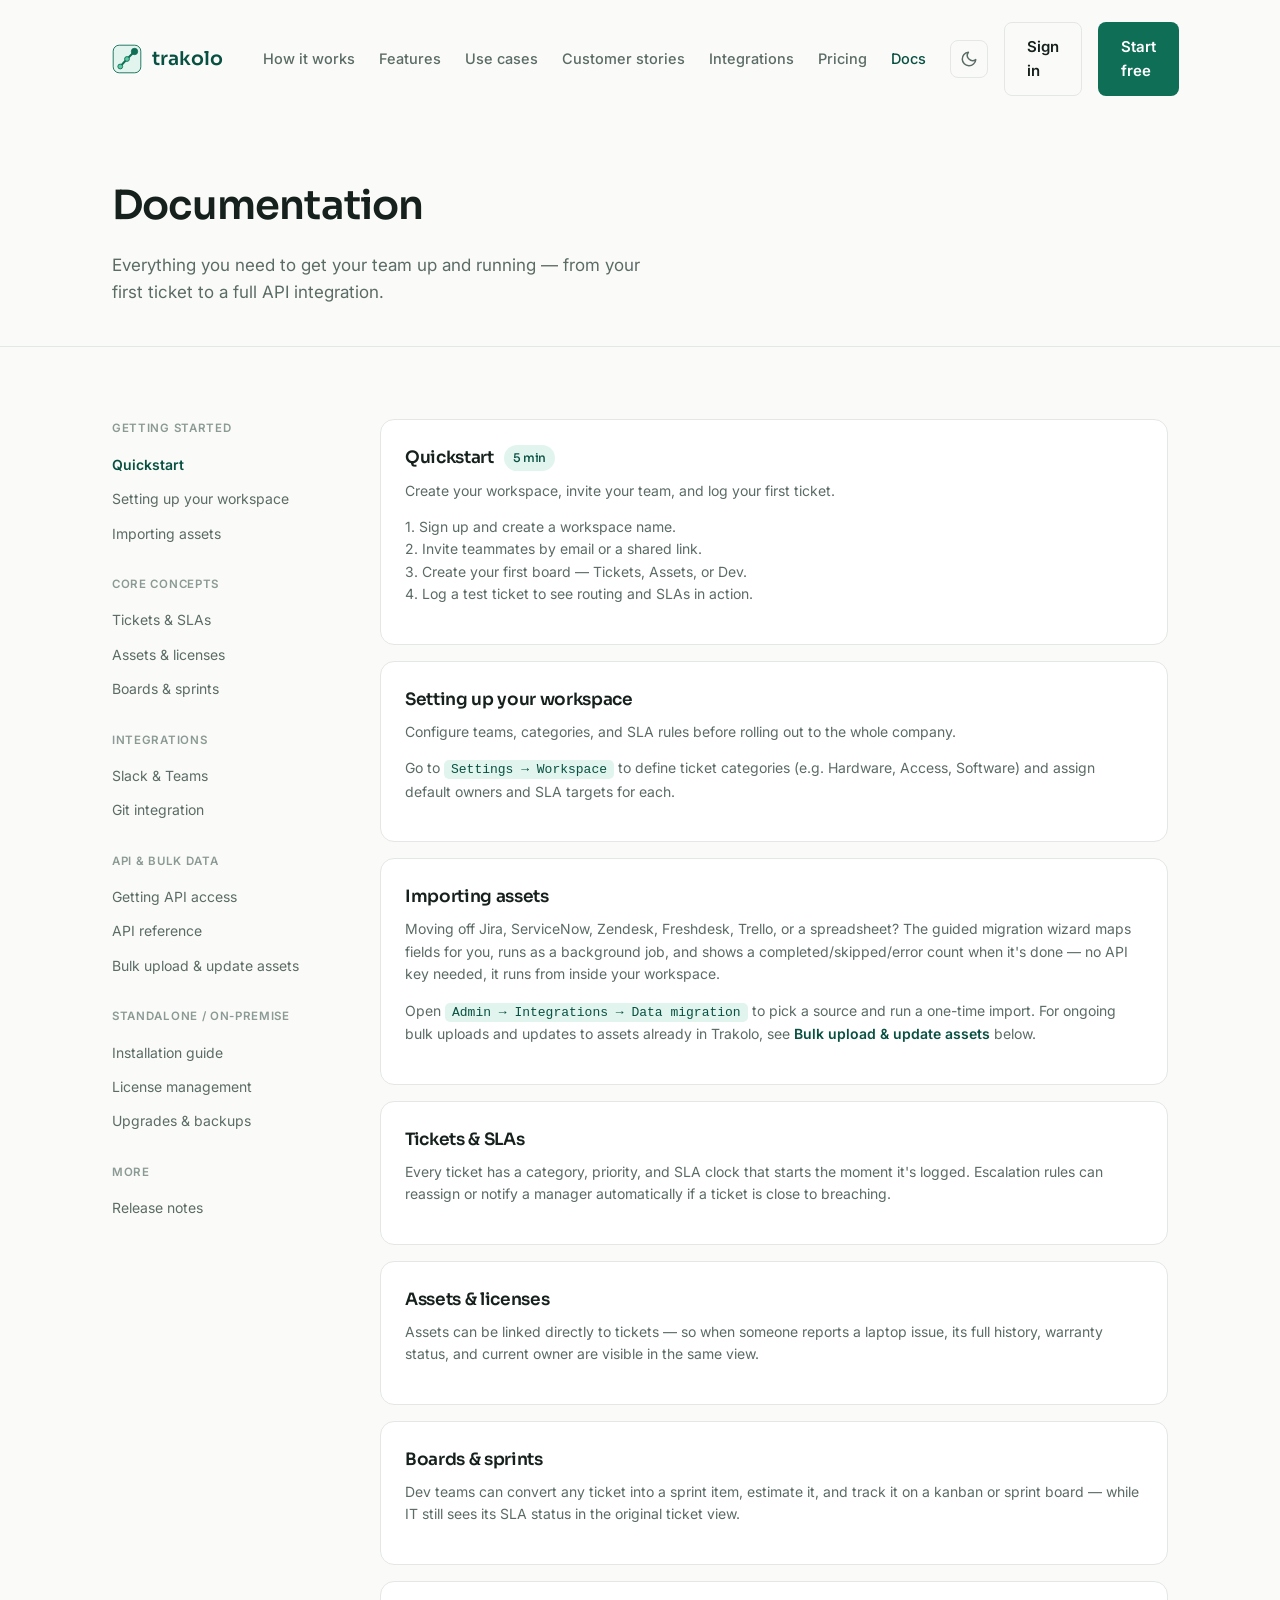
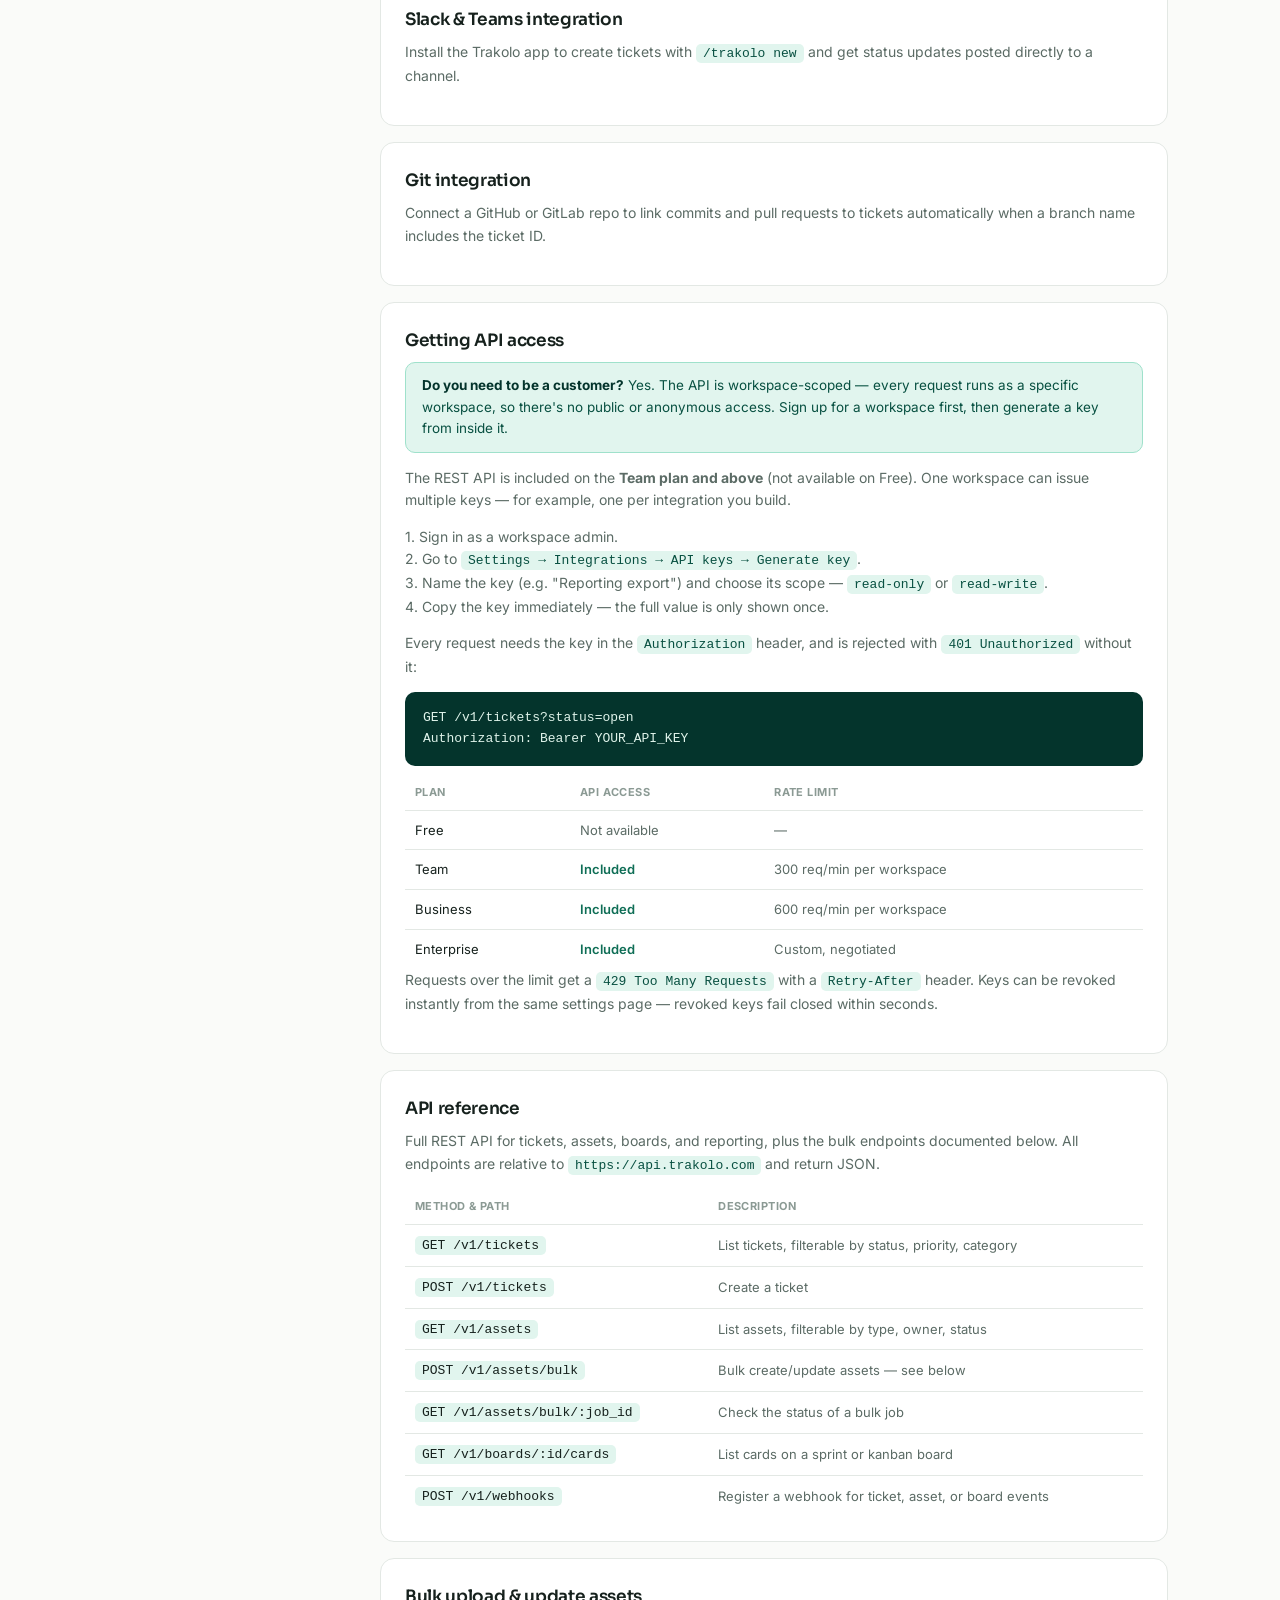
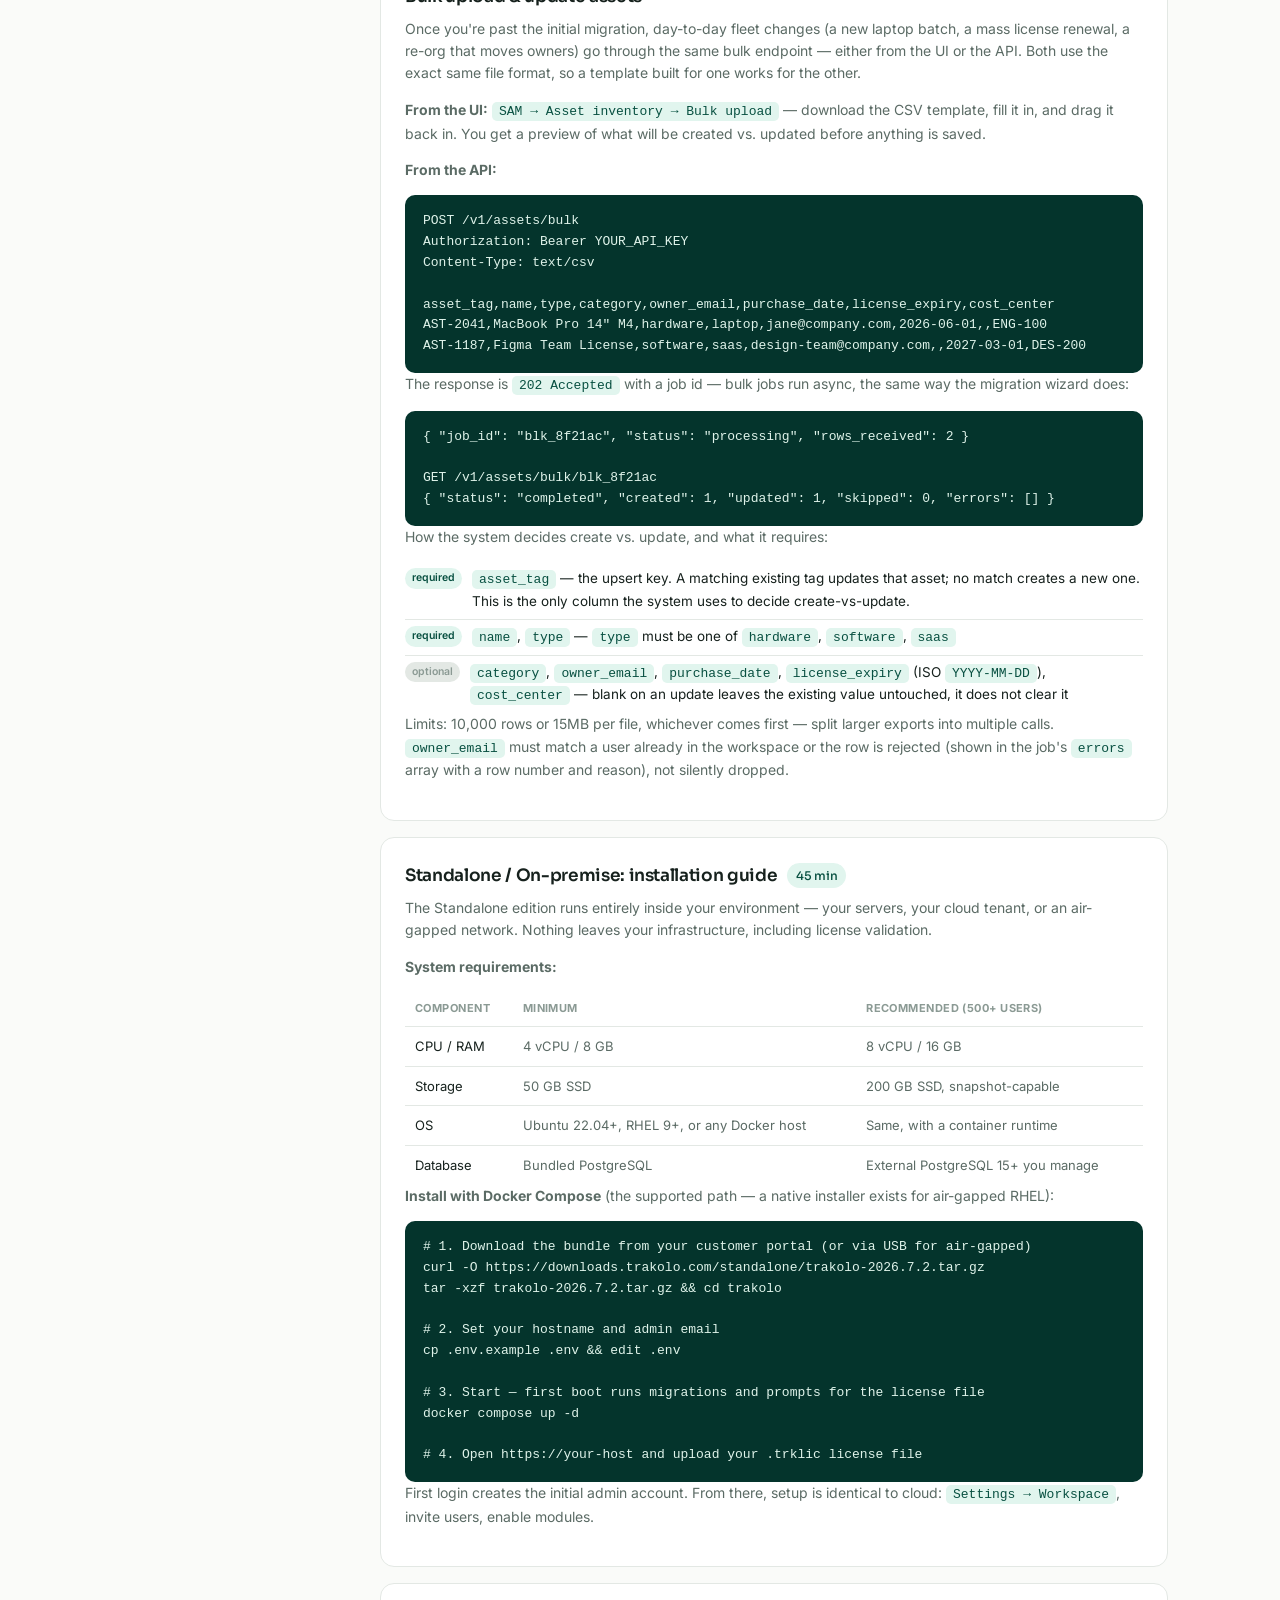
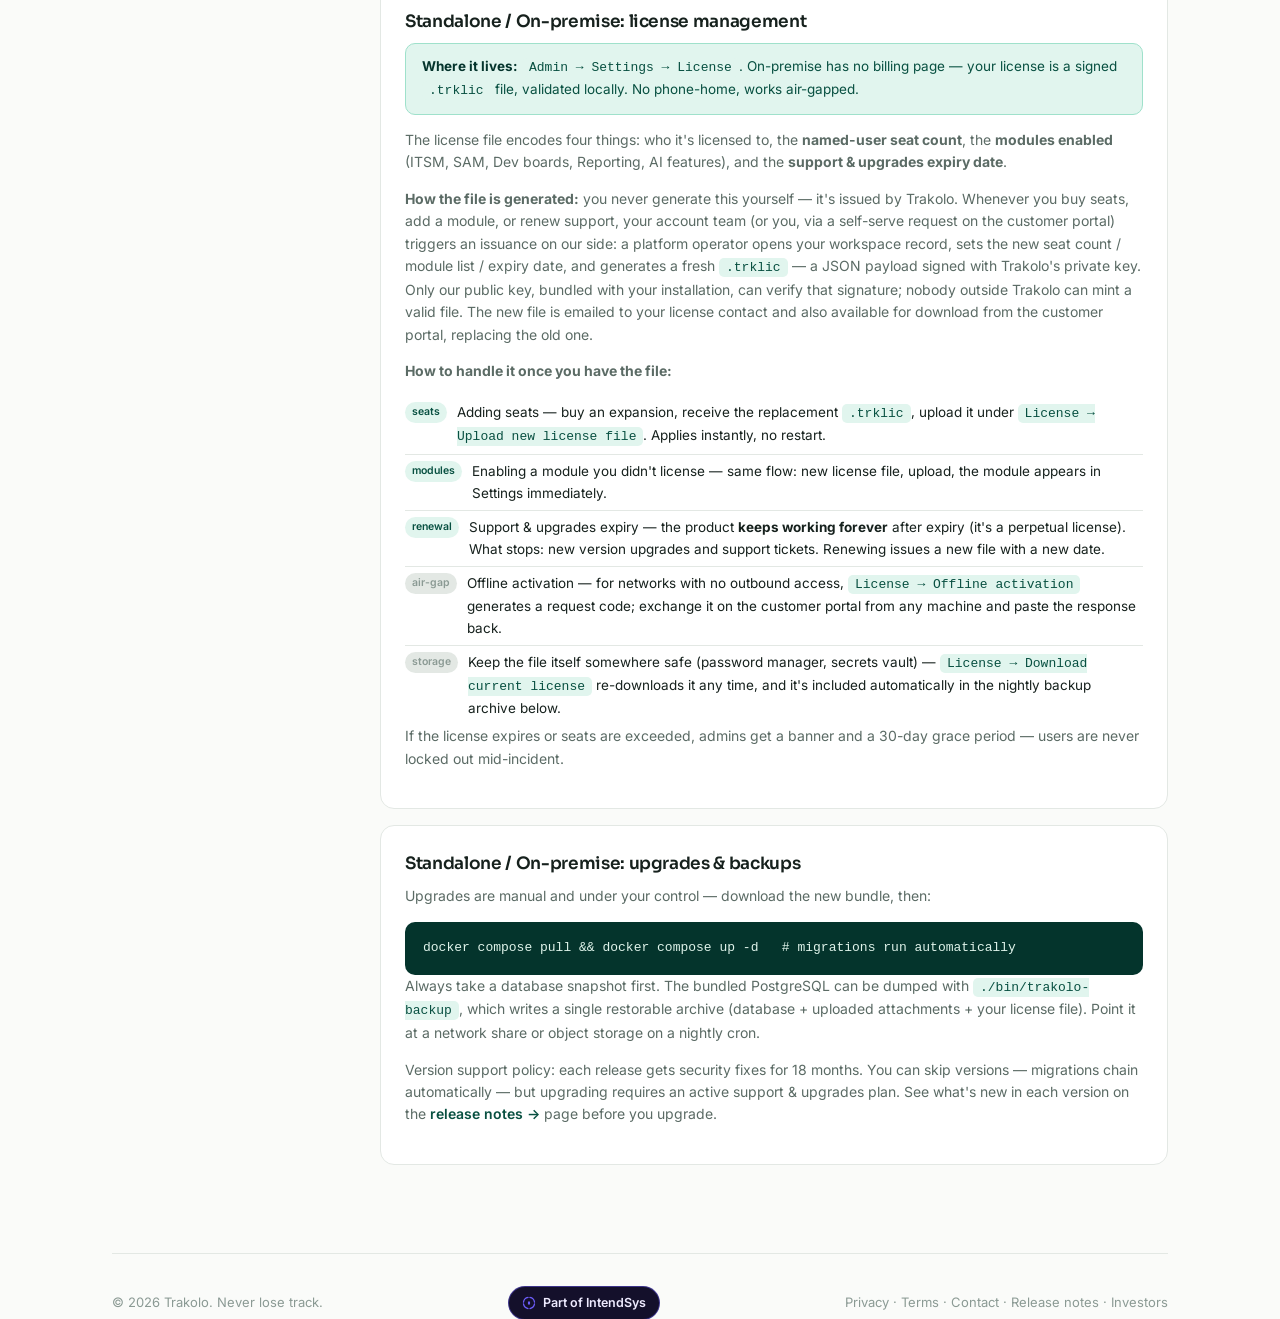
<file: docs.html>
<!DOCTYPE html>
<html lang="en">
<head>
<meta charset="UTF-8">
<meta name="viewport" content="width=device-width, initial-scale=1.0">
<title>Docs — Trakolo</title>
<script>
(function(){
  var stored = localStorage.getItem('trakolo-theme');
  var theme = stored || (window.matchMedia('(prefers-color-scheme: dark)').matches ? 'dark' : 'light');
  document.documentElement.setAttribute('data-theme', theme);
})();
</script>
<link rel="preconnect" href="https://fonts.googleapis.com">
<link rel="stylesheet" href="https://fonts.googleapis.com/css2?family=Sora:wght@500;600;700&family=Inter:wght@400;500;600&display=swap">
<link rel="stylesheet" href="styles.css">
<style>
  .docs-layout { display: grid; grid-template-columns: 220px 1fr; gap: 48px; }
  .docs-nav { position: sticky; top: 32px; align-self: start; }
  .docs-nav .group { margin-bottom: 24px; }
  .docs-nav .group-title { font-size: 11.5px; font-weight: 600; text-transform: uppercase; letter-spacing: 0.06em; color: var(--ink-faint); margin-bottom: 10px; }
  .docs-nav a { display: block; font-size: 14px; color: var(--ink-soft); padding: 6px 0; }
  .docs-nav a.current { color: var(--teal-800); font-weight: 600; }

  .doc-card { background: var(--panel); border: 1px solid var(--line); border-radius: 14px; padding: 24px; margin-bottom: 16px; }
  .doc-card h3 { font-size: 17px; margin-bottom: 8px; display: flex; align-items: center; gap: 10px; }
  .doc-card .time { font-size: 12px; font-weight: 500; color: var(--teal-800); background: var(--teal-50); padding: 3px 9px; border-radius: 999px; }
  .doc-card p { font-size: 14px; color: var(--ink-soft); margin-bottom: 14px; }
  .doc-card code { background: var(--teal-50); color: var(--teal-800); padding: 2px 7px; border-radius: 5px; font-size: 13px; }
  .doc-card pre { background: var(--teal-900); color: #DFF3EA; padding: 16px 18px; border-radius: 10px; font-size: 13px; overflow-x: auto; margin-top: 10px; }

  .doc-note { background: var(--teal-50); border: 1px solid var(--teal-100); border-radius: 10px; padding: 12px 16px; font-size: 13.5px; color: var(--teal-800); margin-bottom: 14px; }
  .doc-note b { color: var(--teal-900); }
  .doc-card table { width: 100%; border-collapse: collapse; margin-top: 10px; font-size: 13px; }
  .doc-card th { text-align: left; font-size: 11px; text-transform: uppercase; letter-spacing: 0.04em; color: var(--ink-faint); padding: 8px 10px; border-bottom: 1px solid var(--line); }
  .doc-card td { padding: 9px 10px; border-bottom: 1px solid var(--line); color: var(--ink-soft); }
  .doc-card td code, .doc-card td:first-child { color: var(--ink); }
  .doc-card td.yes { color: var(--teal-600); font-weight: 600; }
  .doc-card tr:last-child td { border-bottom: none; }
  .doc-card ul.field-list { list-style: none; margin-top: 10px; }
  .doc-card ul.field-list li { font-size: 13.5px; padding: 6px 0; border-bottom: 1px solid var(--line); display: flex; gap: 10px; }
  .doc-card ul.field-list li:last-child { border-bottom: none; }
  .doc-card ul.field-list .req { font-size: 10.5px; font-weight: 600; color: var(--teal-800); background: var(--teal-50); padding: 2px 7px; border-radius: 999px; flex-shrink: 0; height: fit-content; }
  .doc-card ul.field-list .opt { font-size: 10.5px; font-weight: 600; color: var(--ink-faint); background: var(--line); padding: 2px 7px; border-radius: 999px; flex-shrink: 0; height: fit-content; }

  @media (max-width: 860px) {
    .docs-layout { grid-template-columns: 1fr; }
    .docs-nav { position: static; }
  }
</style>
</head>
<body>

<div class="wrap">
  <nav>
    <a href="index.html" class="logo">
      <svg width="30" height="30" viewBox="0 0 200 200"><rect x="8" y="8" width="184" height="184" rx="40" fill="#E1F5EE" stroke="#0F6E56" stroke-width="6"/><path d="M55,150 L100,100 L150,50" fill="none" stroke="#0F6E56" stroke-width="13" stroke-linecap="round" stroke-linejoin="round"/><circle cx="55" cy="150" r="16" fill="#5DCAA5" stroke="#0F6E56" stroke-width="6"/><circle cx="100" cy="100" r="16" fill="#5DCAA5" stroke="#0F6E56" stroke-width="6"/><circle cx="150" cy="50" r="21" fill="#0F6E56" stroke="#0F6E56" stroke-width="6"/></svg>
      trakolo
    </a>
    <div class="nav-links">
      <a href="how-it-works.html">How it works</a>
      <a href="features.html">Features</a>
      <a href="use-cases.html">Use cases</a>
      <a href="customer-stories.html">Customer stories</a>
      <a href="integrations.html">Integrations</a>
      <a href="pricing.html">Pricing</a>
      <a href="docs.html" class="current">Docs</a>
      <a href="https://portal.trakolo.com/login" class="nav-signin-mobile">Sign in</a>
    </div>
    <button class="nav-toggle" aria-label="Toggle menu" aria-expanded="false">☰</button>
    <div class="nav-actions">
      <button class="theme-toggle" id="themeToggle" type="button" aria-label="Toggle dark mode">
        <svg class="icon-sun" width="18" height="18" viewBox="0 0 24 24" fill="none" stroke="currentColor" stroke-width="2" stroke-linecap="round" stroke-linejoin="round"><circle cx="12" cy="12" r="4"/><path d="M12 2v2M12 20v2M4.93 4.93l1.41 1.41M17.66 17.66l1.41 1.41M2 12h2M20 12h2M6.34 17.66l-1.41 1.41M19.07 4.93l-1.41 1.41"/></svg>
        <svg class="icon-moon" width="18" height="18" viewBox="0 0 24 24" fill="none" stroke="currentColor" stroke-width="2" stroke-linecap="round" stroke-linejoin="round"><path d="M21 12.79A9 9 0 1 1 11.21 3 7 7 0 0 0 21 12.79Z"/></svg>
      </button>
      <a href="https://portal.trakolo.com/login" class="btn btn-ghost">Sign in</a>
      <a href="https://portal.trakolo.com/login" class="btn btn-primary">Start free</a>
    </div>
  </nav>
</div>

<div class="page-header">
  <div class="wrap">
    <h1>Documentation</h1>
    <p>Everything you need to get your team up and running — from your first ticket to a full API integration.</p>
  </div>
</div>

<section>
  <div class="wrap docs-layout">
    <div class="docs-nav">
      <div class="group">
        <div class="group-title">Getting started</div>
        <a href="#quickstart" class="current">Quickstart</a>
        <a href="#workspace">Setting up your workspace</a>
        <a href="#import">Importing assets</a>
      </div>
      <div class="group">
        <div class="group-title">Core concepts</div>
        <a href="#tickets">Tickets &amp; SLAs</a>
        <a href="#assets">Assets &amp; licenses</a>
        <a href="#boards">Boards &amp; sprints</a>
      </div>
      <div class="group">
        <div class="group-title">Integrations</div>
        <a href="#slack">Slack &amp; Teams</a>
        <a href="#git">Git integration</a>
      </div>
      <div class="group">
        <div class="group-title">API &amp; bulk data</div>
        <a href="#api-access">Getting API access</a>
        <a href="#api">API reference</a>
        <a href="#bulk-assets">Bulk upload &amp; update assets</a>
      </div>
      <div class="group">
        <div class="group-title">Standalone / On-premise</div>
        <a href="#onprem-install">Installation guide</a>
        <a href="#onprem-license">License management</a>
        <a href="#onprem-upgrade">Upgrades &amp; backups</a>
      </div>
      <div class="group">
        <div class="group-title">More</div>
        <a href="release-notes.html">Release notes</a>
      </div>
    </div>

    <div>
      <div class="doc-card" id="quickstart">
        <h3>Quickstart <span class="time">5 min</span></h3>
        <p>Create your workspace, invite your team, and log your first ticket.</p>
        <p>1. Sign up and create a workspace name.<br>2. Invite teammates by email or a shared link.<br>3. Create your first board — Tickets, Assets, or Dev.<br>4. Log a test ticket to see routing and SLAs in action.</p>
      </div>

      <div class="doc-card" id="workspace">
        <h3>Setting up your workspace</h3>
        <p>Configure teams, categories, and SLA rules before rolling out to the whole company.</p>
        <p>Go to <code>Settings → Workspace</code> to define ticket categories (e.g. Hardware, Access, Software) and assign default owners and SLA targets for each.</p>
      </div>

      <div class="doc-card" id="import">
        <h3>Importing assets</h3>
        <p>Moving off Jira, ServiceNow, Zendesk, Freshdesk, Trello, or a spreadsheet? The guided migration wizard maps fields for you, runs as a background job, and shows a completed/skipped/error count when it's done — no API key needed, it runs from inside your workspace.</p>
        <p>Open <code>Admin → Integrations → Data migration</code> to pick a source and run a one-time import. For ongoing bulk uploads and updates to assets already in Trakolo, see <a href="#bulk-assets" style="color:var(--teal-800); font-weight:600;">Bulk upload &amp; update assets</a> below.</p>
      </div>

      <div class="doc-card" id="tickets">
        <h3>Tickets &amp; SLAs</h3>
        <p>Every ticket has a category, priority, and SLA clock that starts the moment it's logged. Escalation rules can reassign or notify a manager automatically if a ticket is close to breaching.</p>
      </div>

      <div class="doc-card" id="assets">
        <h3>Assets &amp; licenses</h3>
        <p>Assets can be linked directly to tickets — so when someone reports a laptop issue, its full history, warranty status, and current owner are visible in the same view.</p>
      </div>

      <div class="doc-card" id="boards">
        <h3>Boards &amp; sprints</h3>
        <p>Dev teams can convert any ticket into a sprint item, estimate it, and track it on a kanban or sprint board — while IT still sees its SLA status in the original ticket view.</p>
      </div>

      <div class="doc-card" id="slack">
        <h3>Slack &amp; Teams integration</h3>
        <p>Install the Trakolo app to create tickets with <code>/trakolo new</code> and get status updates posted directly to a channel.</p>
      </div>

      <div class="doc-card" id="git">
        <h3>Git integration</h3>
        <p>Connect a GitHub or GitLab repo to link commits and pull requests to tickets automatically when a branch name includes the ticket ID.</p>
      </div>

      <div class="doc-card" id="api-access">
        <h3>Getting API access</h3>
        <div class="doc-note"><b>Do you need to be a customer?</b> Yes. The API is workspace-scoped — every request runs as a specific workspace, so there's no public or anonymous access. Sign up for a workspace first, then generate a key from inside it.</div>
        <p>The REST API is included on the <b>Team plan and above</b> (not available on Free). One workspace can issue multiple keys — for example, one per integration you build.</p>
        <p>1. Sign in as a workspace admin.<br>2. Go to <code>Settings → Integrations → API keys → Generate key</code>.<br>3. Name the key (e.g. "Reporting export") and choose its scope — <code>read-only</code> or <code>read-write</code>.<br>4. Copy the key immediately — the full value is only shown once.</p>
        <p>Every request needs the key in the <code>Authorization</code> header, and is rejected with <code>401 Unauthorized</code> without it:</p>
        <pre>GET /v1/tickets?status=open
Authorization: Bearer YOUR_API_KEY</pre>
        <table>
          <tr><th>Plan</th><th>API access</th><th>Rate limit</th></tr>
          <tr><td>Free</td><td>Not available</td><td>—</td></tr>
          <tr><td>Team</td><td class="yes">Included</td><td>300 req/min per workspace</td></tr>
          <tr><td>Business</td><td class="yes">Included</td><td>600 req/min per workspace</td></tr>
          <tr><td>Enterprise</td><td class="yes">Included</td><td>Custom, negotiated</td></tr>
        </table>
        <p>Requests over the limit get a <code>429 Too Many Requests</code> with a <code>Retry-After</code> header. Keys can be revoked instantly from the same settings page — revoked keys fail closed within seconds.</p>
      </div>

      <div class="doc-card" id="api">
        <h3>API reference</h3>
        <p>Full REST API for tickets, assets, boards, and reporting, plus the bulk endpoints documented below. All endpoints are relative to <code>https://api.trakolo.com</code> and return JSON.</p>
        <table>
          <tr><th>Method &amp; path</th><th>Description</th></tr>
          <tr><td><code>GET /v1/tickets</code></td><td>List tickets, filterable by status, priority, category</td></tr>
          <tr><td><code>POST /v1/tickets</code></td><td>Create a ticket</td></tr>
          <tr><td><code>GET /v1/assets</code></td><td>List assets, filterable by type, owner, status</td></tr>
          <tr><td><code>POST /v1/assets/bulk</code></td><td>Bulk create/update assets — see below</td></tr>
          <tr><td><code>GET /v1/assets/bulk/:job_id</code></td><td>Check the status of a bulk job</td></tr>
          <tr><td><code>GET /v1/boards/:id/cards</code></td><td>List cards on a sprint or kanban board</td></tr>
          <tr><td><code>POST /v1/webhooks</code></td><td>Register a webhook for ticket, asset, or board events</td></tr>
        </table>
      </div>

      <div class="doc-card" id="bulk-assets">
        <h3>Bulk upload &amp; update assets</h3>
        <p>Once you're past the initial migration, day-to-day fleet changes (a new laptop batch, a mass license renewal, a re-org that moves owners) go through the same bulk endpoint — either from the UI or the API. Both use the exact same file format, so a template built for one works for the other.</p>
        <p><b>From the UI:</b> <code>SAM → Asset inventory → Bulk upload</code> — download the CSV template, fill it in, and drag it back in. You get a preview of what will be created vs. updated before anything is saved.</p>
        <p><b>From the API:</b></p>
        <pre>POST /v1/assets/bulk
Authorization: Bearer YOUR_API_KEY
Content-Type: text/csv

asset_tag,name,type,category,owner_email,purchase_date,license_expiry,cost_center
AST-2041,MacBook Pro 14" M4,hardware,laptop,jane@company.com,2026-06-01,,ENG-100
AST-1187,Figma Team License,software,saas,design-team@company.com,,2027-03-01,DES-200</pre>
        <p>The response is <code>202 Accepted</code> with a job id — bulk jobs run async, the same way the migration wizard does:</p>
        <pre>{ "job_id": "blk_8f21ac", "status": "processing", "rows_received": 2 }

GET /v1/assets/bulk/blk_8f21ac
{ "status": "completed", "created": 1, "updated": 1, "skipped": 0, "errors": [] }</pre>
        <p>How the system decides create vs. update, and what it requires:</p>
        <ul class="field-list">
          <li><span class="req">required</span> <span><code>asset_tag</code> — the upsert key. A matching existing tag updates that asset; no match creates a new one. This is the only column the system uses to decide create-vs-update.</span></li>
          <li><span class="req">required</span> <span><code>name</code>, <code>type</code> — <code>type</code> must be one of <code>hardware</code>, <code>software</code>, <code>saas</code></span></li>
          <li><span class="opt">optional</span> <span><code>category</code>, <code>owner_email</code>, <code>purchase_date</code>, <code>license_expiry</code> (ISO <code>YYYY-MM-DD</code>), <code>cost_center</code> — blank on an update leaves the existing value untouched, it does not clear it</span></li>
        </ul>
        <p>Limits: 10,000 rows or 15MB per file, whichever comes first — split larger exports into multiple calls. <code>owner_email</code> must match a user already in the workspace or the row is rejected (shown in the job's <code>errors</code> array with a row number and reason), not silently dropped.</p>
      </div>

      <div class="doc-card" id="onprem-install">
        <h3>Standalone / On-premise: installation guide <span class="time">45 min</span></h3>
        <p>The Standalone edition runs entirely inside your environment — your servers, your cloud tenant, or an air-gapped network. Nothing leaves your infrastructure, including license validation.</p>
        <p><b>System requirements:</b></p>
        <table>
          <tr><th>Component</th><th>Minimum</th><th>Recommended (500+ users)</th></tr>
          <tr><td>CPU / RAM</td><td>4 vCPU / 8 GB</td><td>8 vCPU / 16 GB</td></tr>
          <tr><td>Storage</td><td>50 GB SSD</td><td>200 GB SSD, snapshot-capable</td></tr>
          <tr><td>OS</td><td>Ubuntu 22.04+, RHEL 9+, or any Docker host</td><td>Same, with a container runtime</td></tr>
          <tr><td>Database</td><td>Bundled PostgreSQL</td><td>External PostgreSQL 15+ you manage</td></tr>
        </table>
        <p><b>Install with Docker Compose</b> (the supported path — a native installer exists for air-gapped RHEL):</p>
        <pre># 1. Download the bundle from your customer portal (or via USB for air-gapped)
curl -O https://downloads.trakolo.com/standalone/trakolo-2026.7.2.tar.gz
tar -xzf trakolo-2026.7.2.tar.gz && cd trakolo

# 2. Set your hostname and admin email
cp .env.example .env && edit .env

# 3. Start — first boot runs migrations and prompts for the license file
docker compose up -d

# 4. Open https://your-host and upload your .trklic license file</pre>
        <p>First login creates the initial admin account. From there, setup is identical to cloud: <code>Settings → Workspace</code>, invite users, enable modules.</p>
      </div>

      <div class="doc-card" id="onprem-license">
        <h3>Standalone / On-premise: license management</h3>
        <div class="doc-note"><b>Where it lives:</b> <code>Admin → Settings → License</code>. On-premise has no billing page — your license is a signed <code>.trklic</code> file, validated locally. No phone-home, works air-gapped.</div>
        <p>The license file encodes four things: who it's licensed to, the <b>named-user seat count</b>, the <b>modules enabled</b> (ITSM, SAM, Dev boards, Reporting, AI features), and the <b>support &amp; upgrades expiry date</b>.</p>

        <p><b>How the file is generated:</b> you never generate this yourself — it's issued by Trakolo. Whenever you buy seats, add a module, or renew support, your account team (or you, via a self-serve request on the customer portal) triggers an issuance on our side: a platform operator opens your workspace record, sets the new seat count / module list / expiry date, and generates a fresh <code>.trklic</code> — a JSON payload signed with Trakolo's private key. Only our public key, bundled with your installation, can verify that signature; nobody outside Trakolo can mint a valid file. The new file is emailed to your license contact and also available for download from the customer portal, replacing the old one.</p>

        <p><b>How to handle it once you have the file:</b></p>
        <ul class="field-list">
          <li><span class="req">seats</span> <span>Adding seats — buy an expansion, receive the replacement <code>.trklic</code>, upload it under <code>License → Upload new license file</code>. Applies instantly, no restart.</span></li>
          <li><span class="req">modules</span> <span>Enabling a module you didn't license — same flow: new license file, upload, the module appears in Settings immediately.</span></li>
          <li><span class="req">renewal</span> <span>Support &amp; upgrades expiry — the product <b>keeps working forever</b> after expiry (it's a perpetual license). What stops: new version upgrades and support tickets. Renewing issues a new file with a new date.</span></li>
          <li><span class="opt">air-gap</span> <span>Offline activation — for networks with no outbound access, <code>License → Offline activation</code> generates a request code; exchange it on the customer portal from any machine and paste the response back.</span></li>
          <li><span class="opt">storage</span> <span>Keep the file itself somewhere safe (password manager, secrets vault) — <code>License → Download current license</code> re-downloads it any time, and it's included automatically in the nightly backup archive below.</span></li>
        </ul>
        <p>If the license expires or seats are exceeded, admins get a banner and a 30-day grace period — users are never locked out mid-incident.</p>
      </div>

      <div class="doc-card" id="onprem-upgrade">
        <h3>Standalone / On-premise: upgrades &amp; backups</h3>
        <p>Upgrades are manual and under your control — download the new bundle, then:</p>
        <pre>docker compose pull && docker compose up -d   # migrations run automatically</pre>
        <p>Always take a database snapshot first. The bundled PostgreSQL can be dumped with <code>./bin/trakolo-backup</code>, which writes a single restorable archive (database + uploaded attachments + your license file). Point it at a network share or object storage on a nightly cron.</p>
        <p>Version support policy: each release gets security fixes for 18 months. You can skip versions — migrations chain automatically — but upgrading requires an active support &amp; upgrades plan. See what's new in each version on the <a href="release-notes.html" style="color:var(--teal-800);font-weight:600;">release notes →</a> page before you upgrade.</p>
      </div>
    </div>
  </div>
</section>

<div class="wrap">
  <footer>
    <span>© 2026 Trakolo. Never lose track.</span>
    <a href="https://intendsys.com" class="intendsys-badge" target="_blank" rel="noopener">
      <svg viewBox="0 0 100 100"><path d="M56.95 10.61A40 40 0 0189.39 43.05M89.39 56.95A40 40 0 0156.95 89.39M43.05 89.39A40 40 0 0110.61 56.95M10.61 43.05A40 40 0 0143.05 10.61" fill="none" stroke="currentColor" stroke-width="9" stroke-linecap="round"/><rect x="42.5" y="38.5" width="15" height="23" rx="2.2" fill="currentColor"/></svg>
      Part of IntendSys
    </a>
    <span>Privacy · Terms · Contact · <a href="release-notes.html" style="color:inherit;">Release notes</a> · <a href="investors.html" style="color:inherit;">Investors</a></span>
  </footer>
</div>

<script src="nav.js" defer></script>
</body>
</html>
</file>
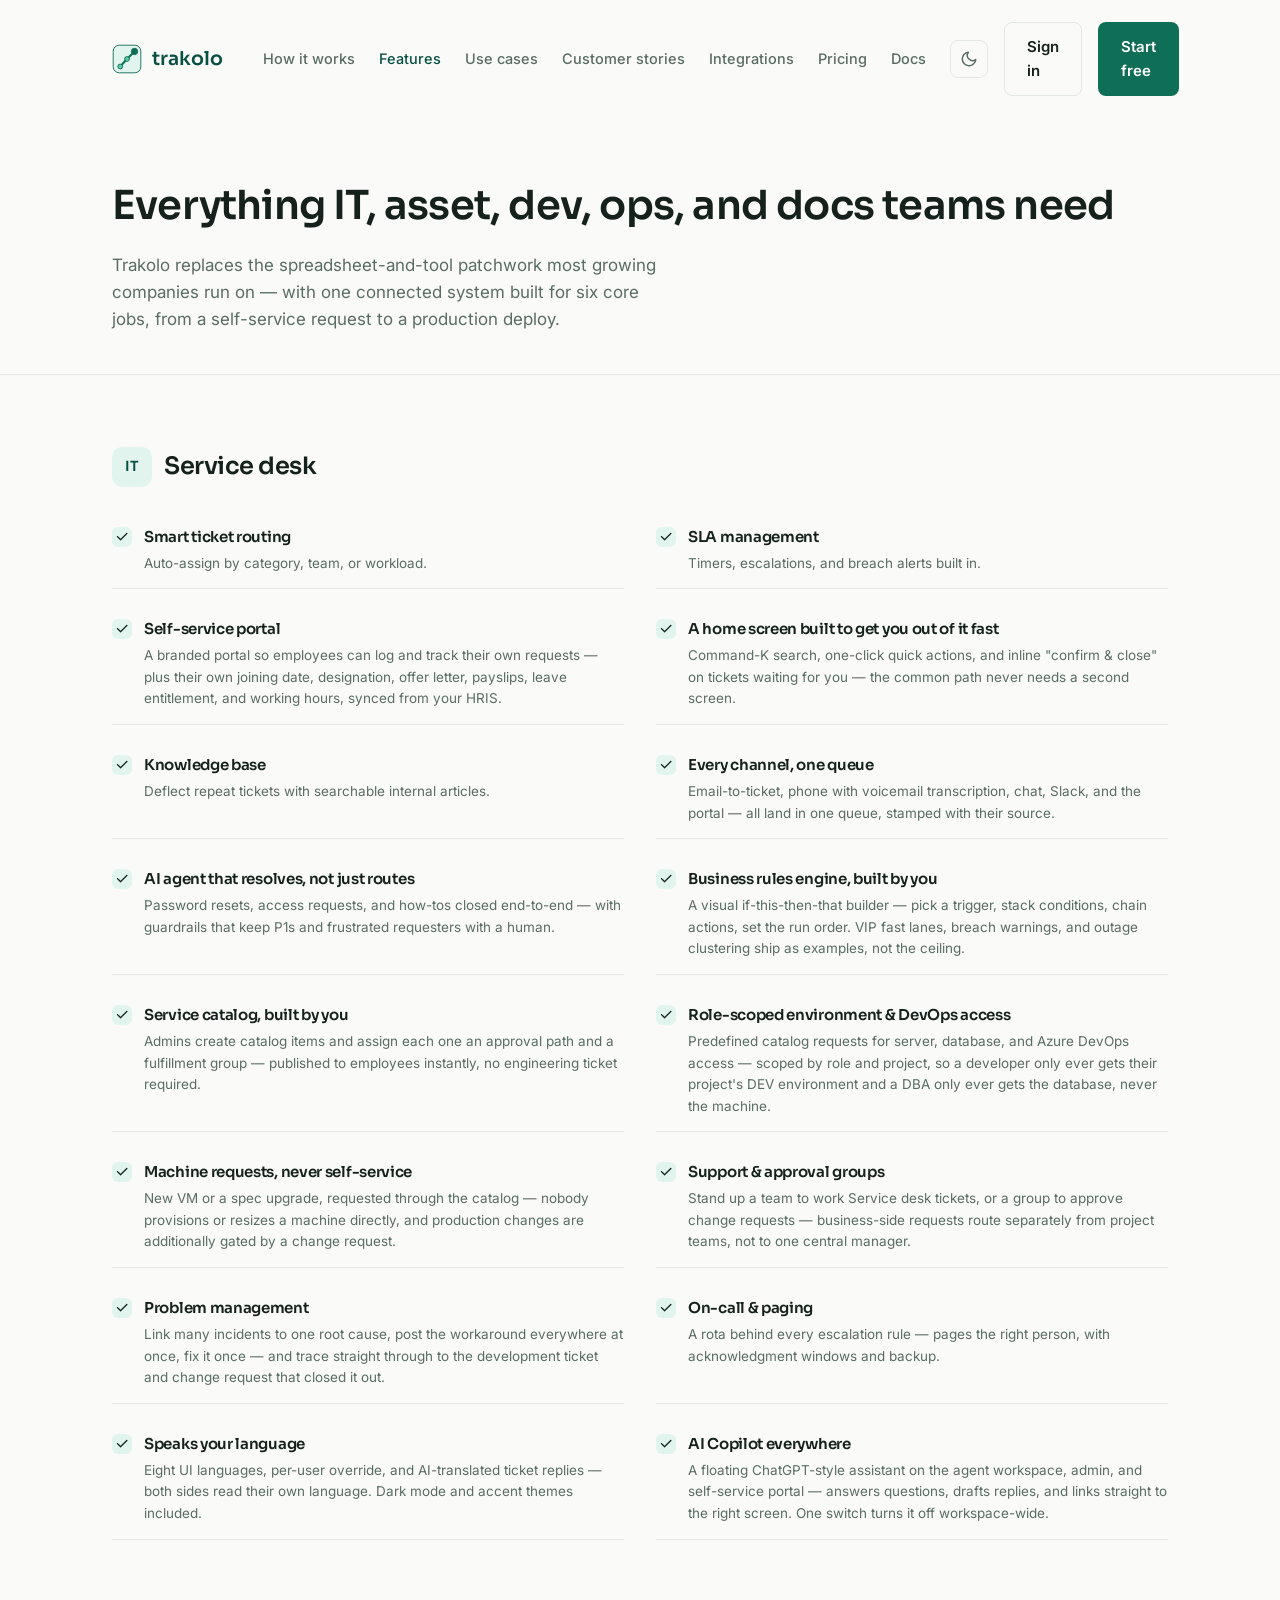
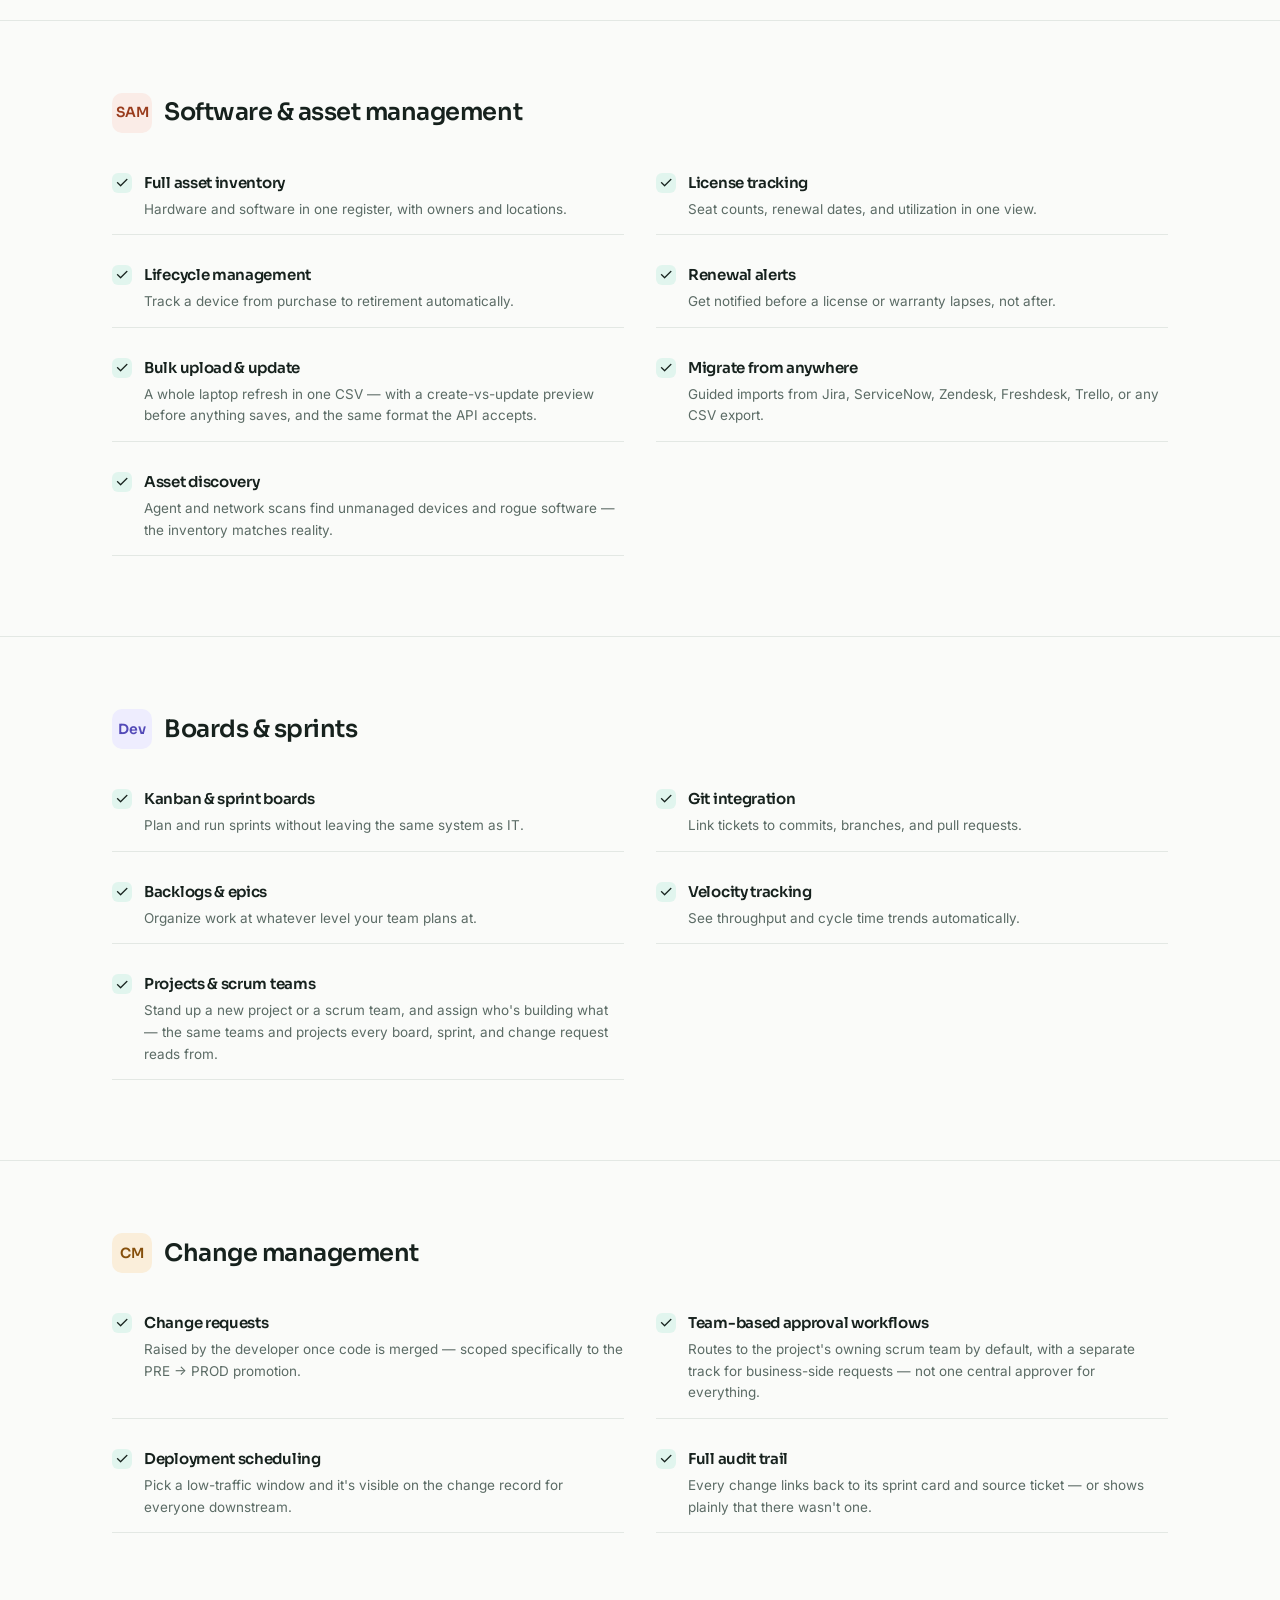
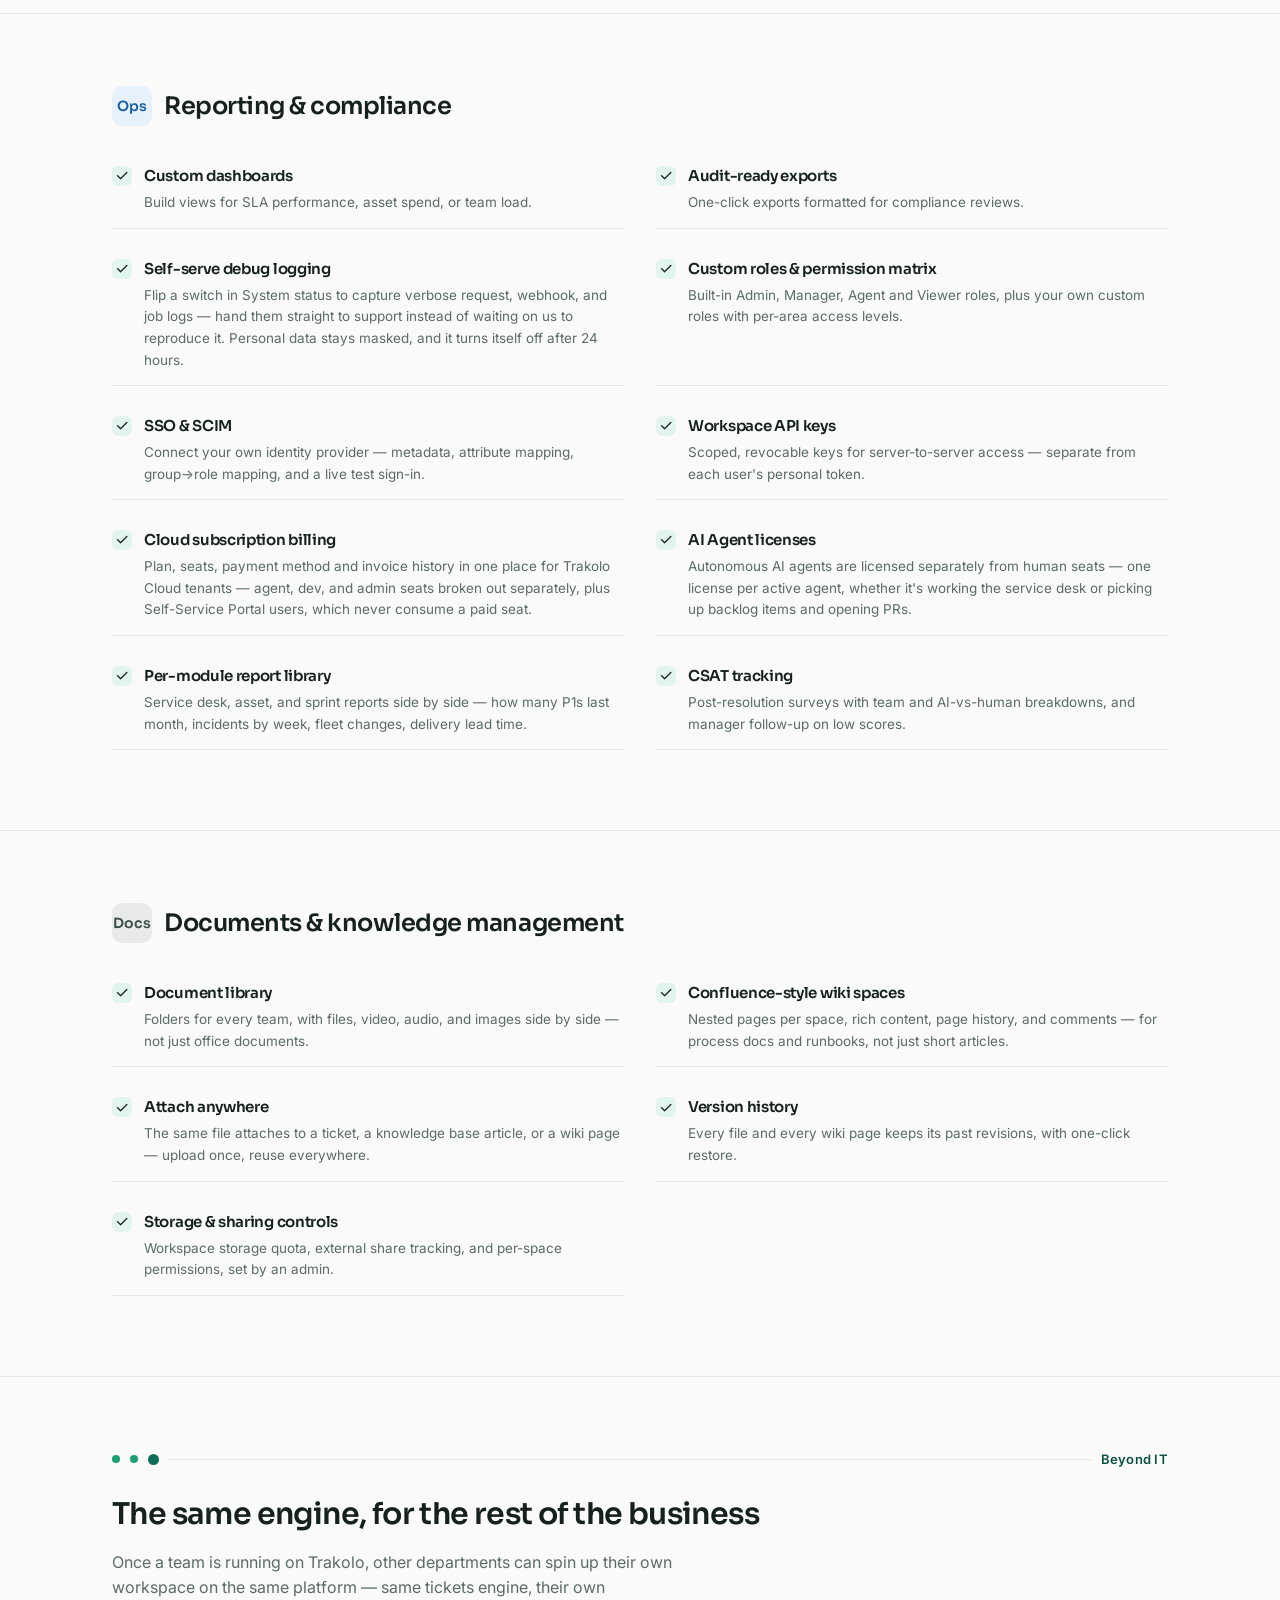
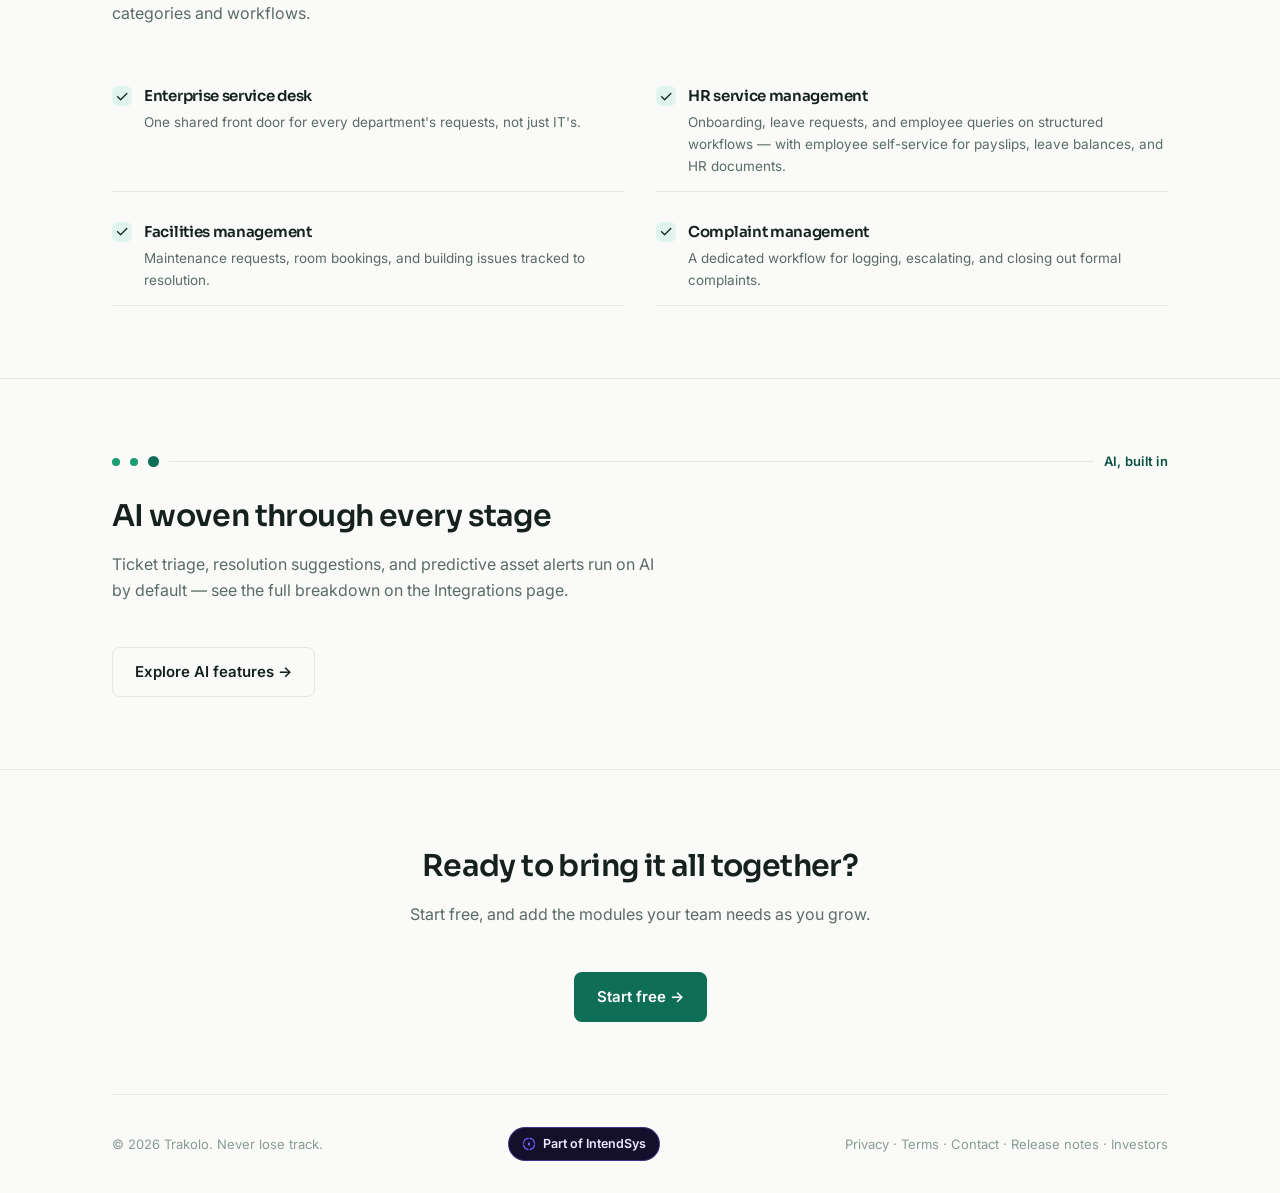
<file: features.html>
<!DOCTYPE html>
<html lang="en">
<head>
<meta charset="UTF-8">
<meta name="viewport" content="width=device-width, initial-scale=1.0">
<title>Features — Trakolo</title>
<script>
(function(){
  var stored = localStorage.getItem('trakolo-theme');
  var theme = stored || (window.matchMedia('(prefers-color-scheme: dark)').matches ? 'dark' : 'light');
  document.documentElement.setAttribute('data-theme', theme);
})();
</script>
<link rel="preconnect" href="https://fonts.googleapis.com">
<link rel="stylesheet" href="https://fonts.googleapis.com/css2?family=Sora:wght@500;600;700&family=Inter:wght@400;500;600&display=swap">
<link rel="stylesheet" href="styles.css">
<style>
  .cat-block { margin-bottom: 8px; }
  .cat-head { display: flex; align-items: center; gap: 12px; margin-bottom: 24px; }
  .cat-icon { width: 40px; height: 40px; border-radius: 10px; display: flex; align-items: center; justify-content: center; font-family: 'Sora', sans-serif; font-weight: 600; font-size: 14px; }
  .fi-teal { background: var(--teal-50); color: var(--teal-800); }
  .fi-coral { background: #FAECE7; color: #993C1D; }
  .fi-purple { background: #EEEDFE; color: #534AB7; }
  .fi-blue { background: #E6F1FB; color: #185FA5; }
  .fi-amber { background: #FAEEDA; color: #854F0B; }
  .fi-slate { background: #E7EAE9; color: #3A4D46; }
  .cat-head h2 { font-size: 24px; margin: 0; }

  .feat-list { display: grid; grid-template-columns: repeat(2, 1fr); gap: 14px 32px; }
  .feat-item { display: flex; gap: 12px; padding: 14px 0; border-bottom: 1px solid var(--line); }
  .feat-item .check { width: 20px; height: 20px; border-radius: 6px; background: var(--teal-50); display: flex; align-items: center; justify-content: center; flex-shrink: 0; margin-top: 2px; }
  .feat-item h4 { font-size: 15px; margin-bottom: 4px; }
  .feat-item p { font-size: 13.5px; color: var(--ink-soft); }

  @media (max-width: 860px) {
    .feat-list { grid-template-columns: 1fr; }
  }
</style>
</head>
<body>

<div class="wrap">
  <nav>
    <a href="index.html" class="logo">
      <svg width="30" height="30" viewBox="0 0 200 200"><rect x="8" y="8" width="184" height="184" rx="40" fill="#E1F5EE" stroke="#0F6E56" stroke-width="6"/><path d="M55,150 L100,100 L150,50" fill="none" stroke="#0F6E56" stroke-width="13" stroke-linecap="round" stroke-linejoin="round"/><circle cx="55" cy="150" r="16" fill="#5DCAA5" stroke="#0F6E56" stroke-width="6"/><circle cx="100" cy="100" r="16" fill="#5DCAA5" stroke="#0F6E56" stroke-width="6"/><circle cx="150" cy="50" r="21" fill="#0F6E56" stroke="#0F6E56" stroke-width="6"/></svg>
      trakolo
    </a>
    <div class="nav-links">
      <a href="how-it-works.html">How it works</a>
      <a href="features.html" class="current">Features</a>
      <a href="use-cases.html">Use cases</a>
      <a href="customer-stories.html">Customer stories</a>
      <a href="integrations.html">Integrations</a>
      <a href="pricing.html">Pricing</a>
      <a href="docs.html">Docs</a>
      <a href="https://portal.trakolo.com/login" class="nav-signin-mobile">Sign in</a>
    </div>
    <button class="nav-toggle" aria-label="Toggle menu" aria-expanded="false">☰</button>
    <div class="nav-actions">
      <button class="theme-toggle" id="themeToggle" type="button" aria-label="Toggle dark mode">
        <svg class="icon-sun" width="18" height="18" viewBox="0 0 24 24" fill="none" stroke="currentColor" stroke-width="2" stroke-linecap="round" stroke-linejoin="round"><circle cx="12" cy="12" r="4"/><path d="M12 2v2M12 20v2M4.93 4.93l1.41 1.41M17.66 17.66l1.41 1.41M2 12h2M20 12h2M6.34 17.66l-1.41 1.41M19.07 4.93l-1.41 1.41"/></svg>
        <svg class="icon-moon" width="18" height="18" viewBox="0 0 24 24" fill="none" stroke="currentColor" stroke-width="2" stroke-linecap="round" stroke-linejoin="round"><path d="M21 12.79A9 9 0 1 1 11.21 3 7 7 0 0 0 21 12.79Z"/></svg>
      </button>
      <a href="https://portal.trakolo.com/login" class="btn btn-ghost">Sign in</a>
      <a href="https://portal.trakolo.com/login" class="btn btn-primary">Start free</a>
    </div>
  </nav>
</div>

<div class="page-header">
  <div class="wrap">
    <h1>Everything IT, asset, dev, ops, and docs teams need</h1>
    <p>Trakolo replaces the spreadsheet-and-tool patchwork most growing companies run on — with one connected system built for six core jobs, from a self-service request to a production deploy.</p>
  </div>
</div>

<section>
  <div class="wrap">
    <div class="cat-block">
      <div class="cat-head">
        <div class="cat-icon fi-teal">IT</div>
        <h2>Service desk</h2>
      </div>
      <div class="feat-list">
        <div class="feat-item"><div class="check">✓</div><div><h4>Smart ticket routing</h4><p>Auto-assign by category, team, or workload.</p></div></div>
        <div class="feat-item"><div class="check">✓</div><div><h4>SLA management</h4><p>Timers, escalations, and breach alerts built in.</p></div></div>
        <div class="feat-item"><div class="check">✓</div><div><h4>Self-service portal</h4><p>A branded portal so employees can log and track their own requests — plus their own joining date, designation, offer letter, payslips, leave entitlement, and working hours, synced from your HRIS.</p></div></div>
        <div class="feat-item"><div class="check">✓</div><div><h4>A home screen built to get you out of it fast</h4><p>Command-K search, one-click quick actions, and inline "confirm & close" on tickets waiting for you — the common path never needs a second screen.</p></div></div>
        <div class="feat-item"><div class="check">✓</div><div><h4>Knowledge base</h4><p>Deflect repeat tickets with searchable internal articles.</p></div></div>
        <div class="feat-item"><div class="check">✓</div><div><h4>Every channel, one queue</h4><p>Email-to-ticket, phone with voicemail transcription, chat, Slack, and the portal — all land in one queue, stamped with their source.</p></div></div>
        <div class="feat-item"><div class="check">✓</div><div><h4>AI agent that resolves, not just routes</h4><p>Password resets, access requests, and how-tos closed end-to-end — with guardrails that keep P1s and frustrated requesters with a human.</p></div></div>
        <div class="feat-item"><div class="check">✓</div><div><h4>Business rules engine, built by you</h4><p>A visual if-this-then-that builder — pick a trigger, stack conditions, chain actions, set the run order. VIP fast lanes, breach warnings, and outage clustering ship as examples, not the ceiling.</p></div></div>
        <div class="feat-item"><div class="check">✓</div><div><h4>Service catalog, built by you</h4><p>Admins create catalog items and assign each one an approval path and a fulfillment group — published to employees instantly, no engineering ticket required.</p></div></div>
        <div class="feat-item"><div class="check">✓</div><div><h4>Role-scoped environment &amp; DevOps access</h4><p>Predefined catalog requests for server, database, and Azure DevOps access — scoped by role and project, so a developer only ever gets their project's DEV environment and a DBA only ever gets the database, never the machine.</p></div></div>
        <div class="feat-item"><div class="check">✓</div><div><h4>Machine requests, never self-service</h4><p>New VM or a spec upgrade, requested through the catalog — nobody provisions or resizes a machine directly, and production changes are additionally gated by a change request.</p></div></div>
        <div class="feat-item"><div class="check">✓</div><div><h4>Support &amp; approval groups</h4><p>Stand up a team to work Service desk tickets, or a group to approve change requests — business-side requests route separately from project teams, not to one central manager.</p></div></div>
        <div class="feat-item"><div class="check">✓</div><div><h4>Problem management</h4><p>Link many incidents to one root cause, post the workaround everywhere at once, fix it once — and trace straight through to the development ticket and change request that closed it out.</p></div></div>
        <div class="feat-item"><div class="check">✓</div><div><h4>On-call &amp; paging</h4><p>A rota behind every escalation rule — pages the right person, with acknowledgment windows and backup.</p></div></div>
        <div class="feat-item"><div class="check">✓</div><div><h4>Speaks your language</h4><p>Eight UI languages, per-user override, and AI-translated ticket replies — both sides read their own language. Dark mode and accent themes included.</p></div></div>
        <div class="feat-item"><div class="check">✓</div><div><h4>AI Copilot everywhere</h4><p>A floating ChatGPT-style assistant on the agent workspace, admin, and self-service portal — answers questions, drafts replies, and links straight to the right screen. One switch turns it off workspace-wide.</p></div></div>
      </div>
    </div>
  </div>
</section>

<section>
  <div class="wrap">
    <div class="cat-block">
      <div class="cat-head">
        <div class="cat-icon fi-coral">SAM</div>
        <h2>Software &amp; asset management</h2>
      </div>
      <div class="feat-list">
        <div class="feat-item"><div class="check">✓</div><div><h4>Full asset inventory</h4><p>Hardware and software in one register, with owners and locations.</p></div></div>
        <div class="feat-item"><div class="check">✓</div><div><h4>License tracking</h4><p>Seat counts, renewal dates, and utilization in one view.</p></div></div>
        <div class="feat-item"><div class="check">✓</div><div><h4>Lifecycle management</h4><p>Track a device from purchase to retirement automatically.</p></div></div>
        <div class="feat-item"><div class="check">✓</div><div><h4>Renewal alerts</h4><p>Get notified before a license or warranty lapses, not after.</p></div></div>
        <div class="feat-item"><div class="check">✓</div><div><h4>Bulk upload &amp; update</h4><p>A whole laptop refresh in one CSV — with a create-vs-update preview before anything saves, and the same format the API accepts.</p></div></div>
        <div class="feat-item"><div class="check">✓</div><div><h4>Migrate from anywhere</h4><p>Guided imports from Jira, ServiceNow, Zendesk, Freshdesk, Trello, or any CSV export.</p></div></div>
        <div class="feat-item"><div class="check">✓</div><div><h4>Asset discovery</h4><p>Agent and network scans find unmanaged devices and rogue software — the inventory matches reality.</p></div></div>
      </div>
    </div>
  </div>
</section>

<section>
  <div class="wrap">
    <div class="cat-block">
      <div class="cat-head">
        <div class="cat-icon fi-purple">Dev</div>
        <h2>Boards &amp; sprints</h2>
      </div>
      <div class="feat-list">
        <div class="feat-item"><div class="check">✓</div><div><h4>Kanban &amp; sprint boards</h4><p>Plan and run sprints without leaving the same system as IT.</p></div></div>
        <div class="feat-item"><div class="check">✓</div><div><h4>Git integration</h4><p>Link tickets to commits, branches, and pull requests.</p></div></div>
        <div class="feat-item"><div class="check">✓</div><div><h4>Backlogs &amp; epics</h4><p>Organize work at whatever level your team plans at.</p></div></div>
        <div class="feat-item"><div class="check">✓</div><div><h4>Velocity tracking</h4><p>See throughput and cycle time trends automatically.</p></div></div>
        <div class="feat-item"><div class="check">✓</div><div><h4>Projects &amp; scrum teams</h4><p>Stand up a new project or a scrum team, and assign who's building what — the same teams and projects every board, sprint, and change request reads from.</p></div></div>
      </div>
    </div>
  </div>
</section>

<section>
  <div class="wrap">
    <div class="cat-block">
      <div class="cat-head">
        <div class="cat-icon fi-amber">CM</div>
        <h2>Change management</h2>
      </div>
      <div class="feat-list">
        <div class="feat-item"><div class="check">✓</div><div><h4>Change requests</h4><p>Raised by the developer once code is merged — scoped specifically to the PRE → PROD promotion.</p></div></div>
        <div class="feat-item"><div class="check">✓</div><div><h4>Team-based approval workflows</h4><p>Routes to the project's owning scrum team by default, with a separate track for business-side requests — not one central approver for everything.</p></div></div>
        <div class="feat-item"><div class="check">✓</div><div><h4>Deployment scheduling</h4><p>Pick a low-traffic window and it's visible on the change record for everyone downstream.</p></div></div>
        <div class="feat-item"><div class="check">✓</div><div><h4>Full audit trail</h4><p>Every change links back to its sprint card and source ticket — or shows plainly that there wasn't one.</p></div></div>
      </div>
    </div>
  </div>
</section>

<section>
  <div class="wrap">
    <div class="cat-block">
      <div class="cat-head">
        <div class="cat-icon fi-blue">Ops</div>
        <h2>Reporting &amp; compliance</h2>
      </div>
      <div class="feat-list">
        <div class="feat-item"><div class="check">✓</div><div><h4>Custom dashboards</h4><p>Build views for SLA performance, asset spend, or team load.</p></div></div>
        <div class="feat-item"><div class="check">✓</div><div><h4>Audit-ready exports</h4><p>One-click exports formatted for compliance reviews.</p></div></div>
        <div class="feat-item"><div class="check">✓</div><div><h4>Self-serve debug logging</h4><p>Flip a switch in System status to capture verbose request, webhook, and job logs — hand them straight to support instead of waiting on us to reproduce it. Personal data stays masked, and it turns itself off after 24 hours.</p></div></div>
        <div class="feat-item"><div class="check">✓</div><div><h4>Custom roles &amp; permission matrix</h4><p>Built-in Admin, Manager, Agent and Viewer roles, plus your own custom roles with per-area access levels.</p></div></div>
        <div class="feat-item"><div class="check">✓</div><div><h4>SSO &amp; SCIM</h4><p>Connect your own identity provider — metadata, attribute mapping, group→role mapping, and a live test sign-in.</p></div></div>
        <div class="feat-item"><div class="check">✓</div><div><h4>Workspace API keys</h4><p>Scoped, revocable keys for server-to-server access — separate from each user's personal token.</p></div></div>
        <div class="feat-item"><div class="check">✓</div><div><h4>Cloud subscription billing</h4><p>Plan, seats, payment method and invoice history in one place for Trakolo Cloud tenants — agent, dev, and admin seats broken out separately, plus Self-Service Portal users, which never consume a paid seat.</p></div></div>
        <div class="feat-item"><div class="check">✓</div><div><h4>AI Agent licenses</h4><p>Autonomous AI agents are licensed separately from human seats — one license per active agent, whether it's working the service desk or picking up backlog items and opening PRs.</p></div></div>
        <div class="feat-item"><div class="check">✓</div><div><h4>Per-module report library</h4><p>Service desk, asset, and sprint reports side by side — how many P1s last month, incidents by week, fleet changes, delivery lead time.</p></div></div>
        <div class="feat-item"><div class="check">✓</div><div><h4>CSAT tracking</h4><p>Post-resolution surveys with team and AI-vs-human breakdowns, and manager follow-up on low scores.</p></div></div>
      </div>
    </div>
  </div>
</section>

<section>
  <div class="wrap">
    <div class="cat-block">
      <div class="cat-head">
        <div class="cat-icon fi-slate">Docs</div>
        <h2>Documents &amp; knowledge management</h2>
      </div>
      <div class="feat-list">
        <div class="feat-item"><div class="check">✓</div><div><h4>Document library</h4><p>Folders for every team, with files, video, audio, and images side by side — not just office documents.</p></div></div>
        <div class="feat-item"><div class="check">✓</div><div><h4>Confluence-style wiki spaces</h4><p>Nested pages per space, rich content, page history, and comments — for process docs and runbooks, not just short articles.</p></div></div>
        <div class="feat-item"><div class="check">✓</div><div><h4>Attach anywhere</h4><p>The same file attaches to a ticket, a knowledge base article, or a wiki page — upload once, reuse everywhere.</p></div></div>
        <div class="feat-item"><div class="check">✓</div><div><h4>Version history</h4><p>Every file and every wiki page keeps its past revisions, with one-click restore.</p></div></div>
        <div class="feat-item"><div class="check">✓</div><div><h4>Storage &amp; sharing controls</h4><p>Workspace storage quota, external share tracking, and per-space permissions, set by an admin.</p></div></div>
      </div>
    </div>
  </div>
</section>

<section>
  <div class="wrap">
    <div class="path-track">
      <div class="node"></div><div class="node"></div><div class="node end"></div>
      <div class="rule"></div>
      <span class="tag">Beyond IT</span>
    </div>
    <h2>The same engine, for the rest of the business</h2>
    <p class="lead">Once a team is running on Trakolo, other departments can spin up their own workspace on the same platform — same tickets engine, their own categories and workflows.</p>

    <div class="feat-list">
      <div class="feat-item"><div class="check">✓</div><div><h4>Enterprise service desk</h4><p>One shared front door for every department's requests, not just IT's.</p></div></div>
      <div class="feat-item"><div class="check">✓</div><div><h4>HR service management</h4><p>Onboarding, leave requests, and employee queries on structured workflows — with employee self-service for payslips, leave balances, and HR documents.</p></div></div>
      <div class="feat-item"><div class="check">✓</div><div><h4>Facilities management</h4><p>Maintenance requests, room bookings, and building issues tracked to resolution.</p></div></div>
      <div class="feat-item"><div class="check">✓</div><div><h4>Complaint management</h4><p>A dedicated workflow for logging, escalating, and closing out formal complaints.</p></div></div>
    </div>
  </div>
</section>

<section>
  <div class="wrap">
    <div class="path-track">
      <div class="node"></div><div class="node"></div><div class="node end"></div>
      <div class="rule"></div>
      <span class="tag">AI, built in</span>
    </div>
    <h2>AI woven through every stage</h2>
    <p class="lead">Ticket triage, resolution suggestions, and predictive asset alerts run on AI by default — see the full breakdown on the Integrations page.</p>
    <a href="integrations.html#ai" class="btn btn-ghost">Explore AI features →</a>
  </div>
</section>

<section style="text-align:center;">
  <div class="wrap">
    <h2>Ready to bring it all together?</h2>
    <p class="lead" style="margin-left:auto; margin-right:auto;">Start free, and add the modules your team needs as you grow.</p>
    <a href="https://portal.trakolo.com/login" class="btn btn-primary">Start free →</a>
  </div>
</section>

<div class="wrap">
  <footer>
    <span>© 2026 Trakolo. Never lose track.</span>
    <a href="https://intendsys.com" class="intendsys-badge" target="_blank" rel="noopener">
      <svg viewBox="0 0 100 100"><path d="M56.95 10.61A40 40 0 0189.39 43.05M89.39 56.95A40 40 0 0156.95 89.39M43.05 89.39A40 40 0 0110.61 56.95M10.61 43.05A40 40 0 0143.05 10.61" fill="none" stroke="currentColor" stroke-width="9" stroke-linecap="round"/><rect x="42.5" y="38.5" width="15" height="23" rx="2.2" fill="currentColor"/></svg>
      Part of IntendSys
    </a>
    <span>Privacy · Terms · Contact · <a href="release-notes.html" style="color:inherit;">Release notes</a> · <a href="investors.html" style="color:inherit;">Investors</a></span>
  </footer>
</div>

<script src="nav.js" defer></script>
</body>
</html>
</file>
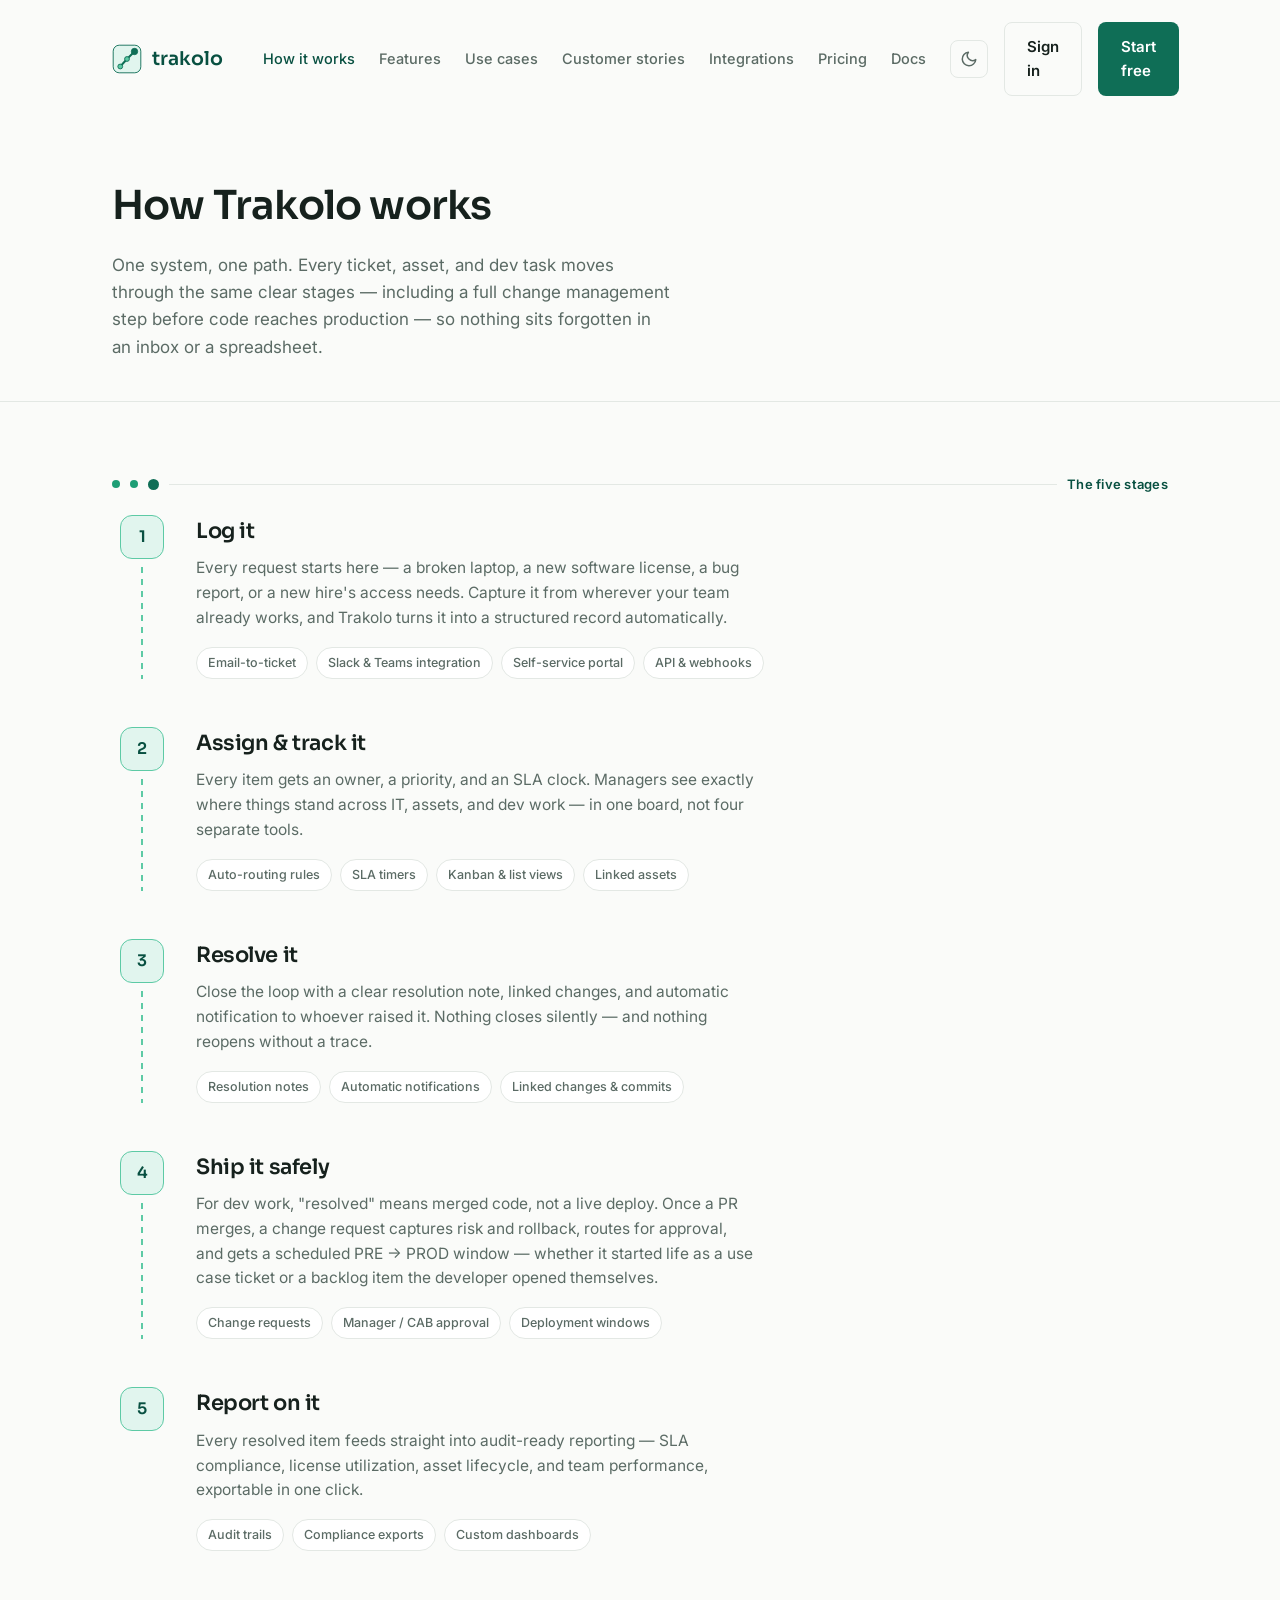
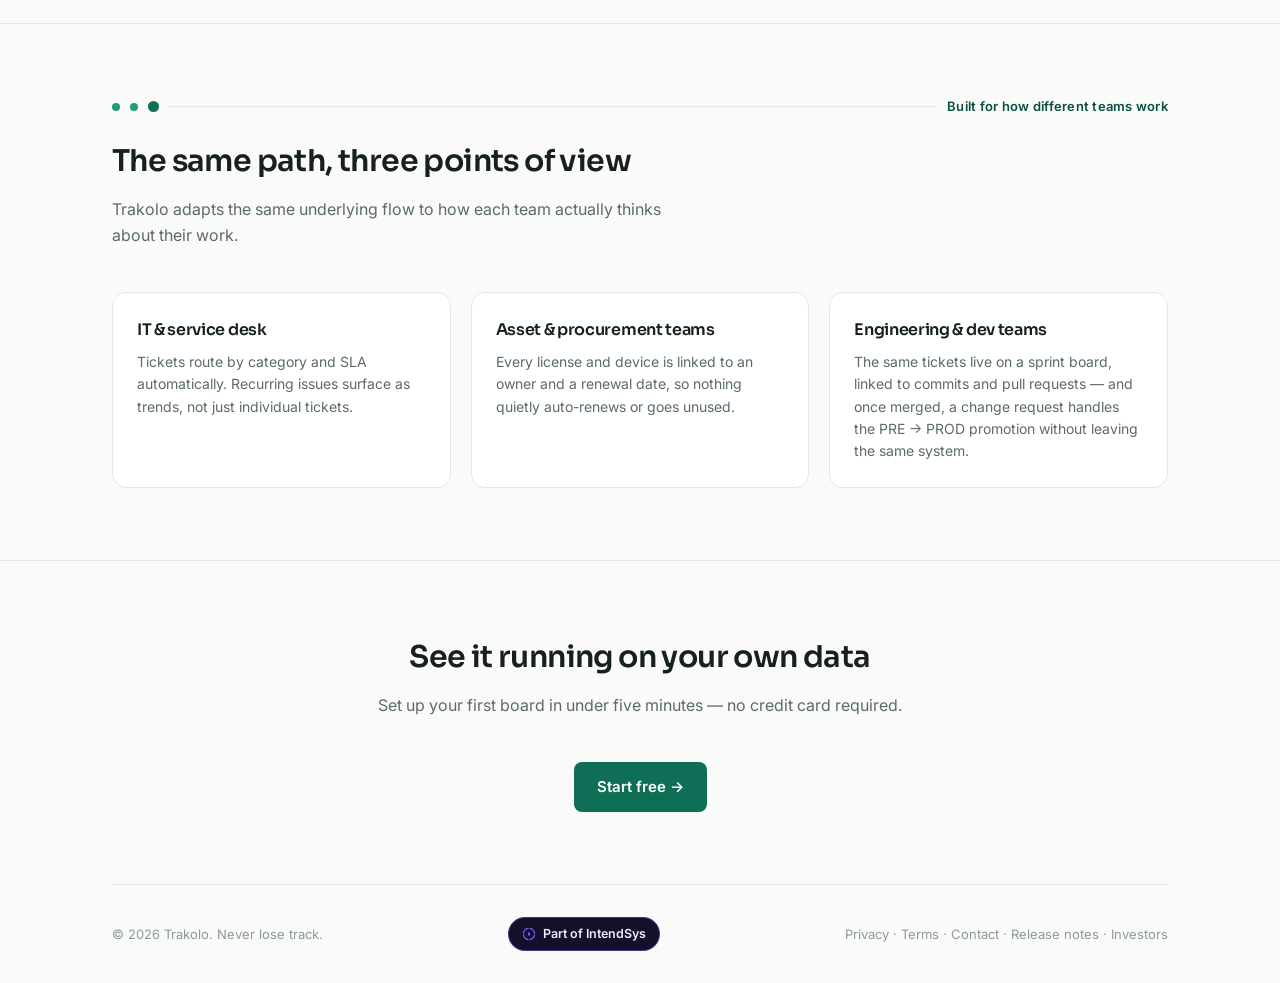
<file: how-it-works.html>
<!DOCTYPE html>
<html lang="en">
<head>
<meta charset="UTF-8">
<meta name="viewport" content="width=device-width, initial-scale=1.0">
<title>How it works — Trakolo</title>
<script>
(function(){
  var stored = localStorage.getItem('trakolo-theme');
  var theme = stored || (window.matchMedia('(prefers-color-scheme: dark)').matches ? 'dark' : 'light');
  document.documentElement.setAttribute('data-theme', theme);
})();
</script>
<link rel="preconnect" href="https://fonts.googleapis.com">
<link rel="stylesheet" href="https://fonts.googleapis.com/css2?family=Sora:wght@500;600;700&family=Inter:wght@400;500;600&display=swap">
<link rel="stylesheet" href="styles.css">
<style>
  .stage-block { display: grid; grid-template-columns: 60px 1fr; gap: 24px; padding-bottom: 48px; position: relative; }
  .stage-block:last-child { padding-bottom: 0; }
  .stage-rail { position: relative; display: flex; flex-direction: column; align-items: center; }
  .stage-rail .marker { width: 44px; height: 44px; border-radius: 12px; background: var(--teal-50); border: 1.5px solid var(--teal-200); display: flex; align-items: center; justify-content: center; font-family: 'Sora', sans-serif; font-weight: 600; color: var(--teal-800); z-index: 1; }
  .stage-rail .line { flex: 1; width: 1.5px; background: repeating-linear-gradient(180deg, var(--teal-200) 0 6px, transparent 6px 12px); margin-top: 8px; }
  .stage-block:last-child .stage-rail .line { display: none; }
  .stage-content h3 { font-size: 21px; margin-bottom: 8px; }
  .stage-content p.desc { color: var(--ink-soft); font-size: 15.5px; margin-bottom: 16px; max-width: 560px; }
  .stage-tags { display: flex; flex-wrap: wrap; gap: 8px; }
  .stage-tag { font-size: 12.5px; font-weight: 500; background: var(--panel); border: 1px solid var(--line); color: var(--ink-soft); padding: 5px 11px; border-radius: 999px; }

  .persona-grid { display: grid; grid-template-columns: repeat(3, 1fr); gap: 20px; }
  .persona-card { background: var(--panel); border: 1px solid var(--line); border-radius: 14px; padding: 24px; }
  .persona-card h4 { font-size: 16px; margin-bottom: 8px; }
  .persona-card p { font-size: 14px; color: var(--ink-soft); }

  @media (max-width: 860px) {
    .persona-grid { grid-template-columns: 1fr; }
  }
</style>
</head>
<body>

<div class="wrap">
  <nav>
    <a href="index.html" class="logo">
      <svg width="30" height="30" viewBox="0 0 200 200"><rect x="8" y="8" width="184" height="184" rx="40" fill="#E1F5EE" stroke="#0F6E56" stroke-width="6"/><path d="M55,150 L100,100 L150,50" fill="none" stroke="#0F6E56" stroke-width="13" stroke-linecap="round" stroke-linejoin="round"/><circle cx="55" cy="150" r="16" fill="#5DCAA5" stroke="#0F6E56" stroke-width="6"/><circle cx="100" cy="100" r="16" fill="#5DCAA5" stroke="#0F6E56" stroke-width="6"/><circle cx="150" cy="50" r="21" fill="#0F6E56" stroke="#0F6E56" stroke-width="6"/></svg>
      trakolo
    </a>
    <div class="nav-links">
      <a href="how-it-works.html" class="current">How it works</a>
      <a href="features.html">Features</a>
      <a href="use-cases.html">Use cases</a>
      <a href="customer-stories.html">Customer stories</a>
      <a href="integrations.html">Integrations</a>
      <a href="pricing.html">Pricing</a>
      <a href="docs.html">Docs</a>
      <a href="https://portal.trakolo.com/login" class="nav-signin-mobile">Sign in</a>
    </div>
    <button class="nav-toggle" aria-label="Toggle menu" aria-expanded="false">☰</button>
    <div class="nav-actions">
      <button class="theme-toggle" id="themeToggle" type="button" aria-label="Toggle dark mode">
        <svg class="icon-sun" width="18" height="18" viewBox="0 0 24 24" fill="none" stroke="currentColor" stroke-width="2" stroke-linecap="round" stroke-linejoin="round"><circle cx="12" cy="12" r="4"/><path d="M12 2v2M12 20v2M4.93 4.93l1.41 1.41M17.66 17.66l1.41 1.41M2 12h2M20 12h2M6.34 17.66l-1.41 1.41M19.07 4.93l-1.41 1.41"/></svg>
        <svg class="icon-moon" width="18" height="18" viewBox="0 0 24 24" fill="none" stroke="currentColor" stroke-width="2" stroke-linecap="round" stroke-linejoin="round"><path d="M21 12.79A9 9 0 1 1 11.21 3 7 7 0 0 0 21 12.79Z"/></svg>
      </button>
      <a href="https://portal.trakolo.com/login" class="btn btn-ghost">Sign in</a>
      <a href="https://portal.trakolo.com/login" class="btn btn-primary">Start free</a>
    </div>
  </nav>
</div>

<div class="page-header">
  <div class="wrap">
    <h1>How Trakolo works</h1>
    <p>One system, one path. Every ticket, asset, and dev task moves through the same clear stages — including a full change management step before code reaches production — so nothing sits forgotten in an inbox or a spreadsheet.</p>
  </div>
</div>

<section>
  <div class="wrap">
    <div class="path-track">
      <div class="node"></div><div class="node"></div><div class="node end"></div>
      <div class="rule"></div>
      <span class="tag">The five stages</span>
    </div>

    <div class="stage-block">
      <div class="stage-rail"><div class="marker">1</div><div class="line"></div></div>
      <div class="stage-content">
        <h3>Log it</h3>
        <p class="desc">Every request starts here — a broken laptop, a new software license, a bug report, or a new hire's access needs. Capture it from wherever your team already works, and Trakolo turns it into a structured record automatically.</p>
        <div class="stage-tags">
          <span class="stage-tag">Email-to-ticket</span>
          <span class="stage-tag">Slack &amp; Teams integration</span>
          <span class="stage-tag">Self-service portal</span>
          <span class="stage-tag">API &amp; webhooks</span>
        </div>
      </div>
    </div>

    <div class="stage-block">
      <div class="stage-rail"><div class="marker">2</div><div class="line"></div></div>
      <div class="stage-content">
        <h3>Assign &amp; track it</h3>
        <p class="desc">Every item gets an owner, a priority, and an SLA clock. Managers see exactly where things stand across IT, assets, and dev work — in one board, not four separate tools.</p>
        <div class="stage-tags">
          <span class="stage-tag">Auto-routing rules</span>
          <span class="stage-tag">SLA timers</span>
          <span class="stage-tag">Kanban &amp; list views</span>
          <span class="stage-tag">Linked assets</span>
        </div>
      </div>
    </div>

    <div class="stage-block">
      <div class="stage-rail"><div class="marker">3</div><div class="line"></div></div>
      <div class="stage-content">
        <h3>Resolve it</h3>
        <p class="desc">Close the loop with a clear resolution note, linked changes, and automatic notification to whoever raised it. Nothing closes silently — and nothing reopens without a trace.</p>
        <div class="stage-tags">
          <span class="stage-tag">Resolution notes</span>
          <span class="stage-tag">Automatic notifications</span>
          <span class="stage-tag">Linked changes &amp; commits</span>
        </div>
      </div>
    </div>

    <div class="stage-block">
      <div class="stage-rail"><div class="marker">4</div><div class="line"></div></div>
      <div class="stage-content">
        <h3>Ship it safely</h3>
        <p class="desc">For dev work, "resolved" means merged code, not a live deploy. Once a PR merges, a change request captures risk and rollback, routes for approval, and gets a scheduled PRE → PROD window — whether it started life as a use case ticket or a backlog item the developer opened themselves.</p>
        <div class="stage-tags">
          <span class="stage-tag">Change requests</span>
          <span class="stage-tag">Manager / CAB approval</span>
          <span class="stage-tag">Deployment windows</span>
        </div>
      </div>
    </div>

    <div class="stage-block">
      <div class="stage-rail"><div class="marker">5</div></div>
      <div class="stage-content">
        <h3>Report on it</h3>
        <p class="desc">Every resolved item feeds straight into audit-ready reporting — SLA compliance, license utilization, asset lifecycle, and team performance, exportable in one click.</p>
        <div class="stage-tags">
          <span class="stage-tag">Audit trails</span>
          <span class="stage-tag">Compliance exports</span>
          <span class="stage-tag">Custom dashboards</span>
        </div>
      </div>
    </div>
  </div>
</section>

<section>
  <div class="wrap">
    <div class="path-track">
      <div class="node"></div><div class="node"></div><div class="node end"></div>
      <div class="rule"></div>
      <span class="tag">Built for how different teams work</span>
    </div>
    <h2>The same path, three points of view</h2>
    <p class="lead">Trakolo adapts the same underlying flow to how each team actually thinks about their work.</p>

    <div class="persona-grid">
      <div class="persona-card">
        <h4>IT &amp; service desk</h4>
        <p>Tickets route by category and SLA automatically. Recurring issues surface as trends, not just individual tickets.</p>
      </div>
      <div class="persona-card">
        <h4>Asset &amp; procurement teams</h4>
        <p>Every license and device is linked to an owner and a renewal date, so nothing quietly auto-renews or goes unused.</p>
      </div>
      <div class="persona-card">
        <h4>Engineering &amp; dev teams</h4>
        <p>The same tickets live on a sprint board, linked to commits and pull requests — and once merged, a change request handles the PRE → PROD promotion without leaving the same system.</p>
      </div>
    </div>
  </div>
</section>

<section style="text-align:center;">
  <div class="wrap">
    <h2>See it running on your own data</h2>
    <p class="lead" style="margin-left:auto; margin-right:auto;">Set up your first board in under five minutes — no credit card required.</p>
    <a href="https://portal.trakolo.com/login" class="btn btn-primary">Start free →</a>
  </div>
</section>

<div class="wrap">
  <footer>
    <span>© 2026 Trakolo. Never lose track.</span>
    <a href="https://intendsys.com" class="intendsys-badge" target="_blank" rel="noopener">
      <svg viewBox="0 0 100 100"><path d="M56.95 10.61A40 40 0 0189.39 43.05M89.39 56.95A40 40 0 0156.95 89.39M43.05 89.39A40 40 0 0110.61 56.95M10.61 43.05A40 40 0 0143.05 10.61" fill="none" stroke="currentColor" stroke-width="9" stroke-linecap="round"/><rect x="42.5" y="38.5" width="15" height="23" rx="2.2" fill="currentColor"/></svg>
      Part of IntendSys
    </a>
    <span>Privacy · Terms · Contact · <a href="release-notes.html" style="color:inherit;">Release notes</a> · <a href="investors.html" style="color:inherit;">Investors</a></span>
  </footer>
</div>

<script src="nav.js" defer></script>
</body>
</html>
</file>
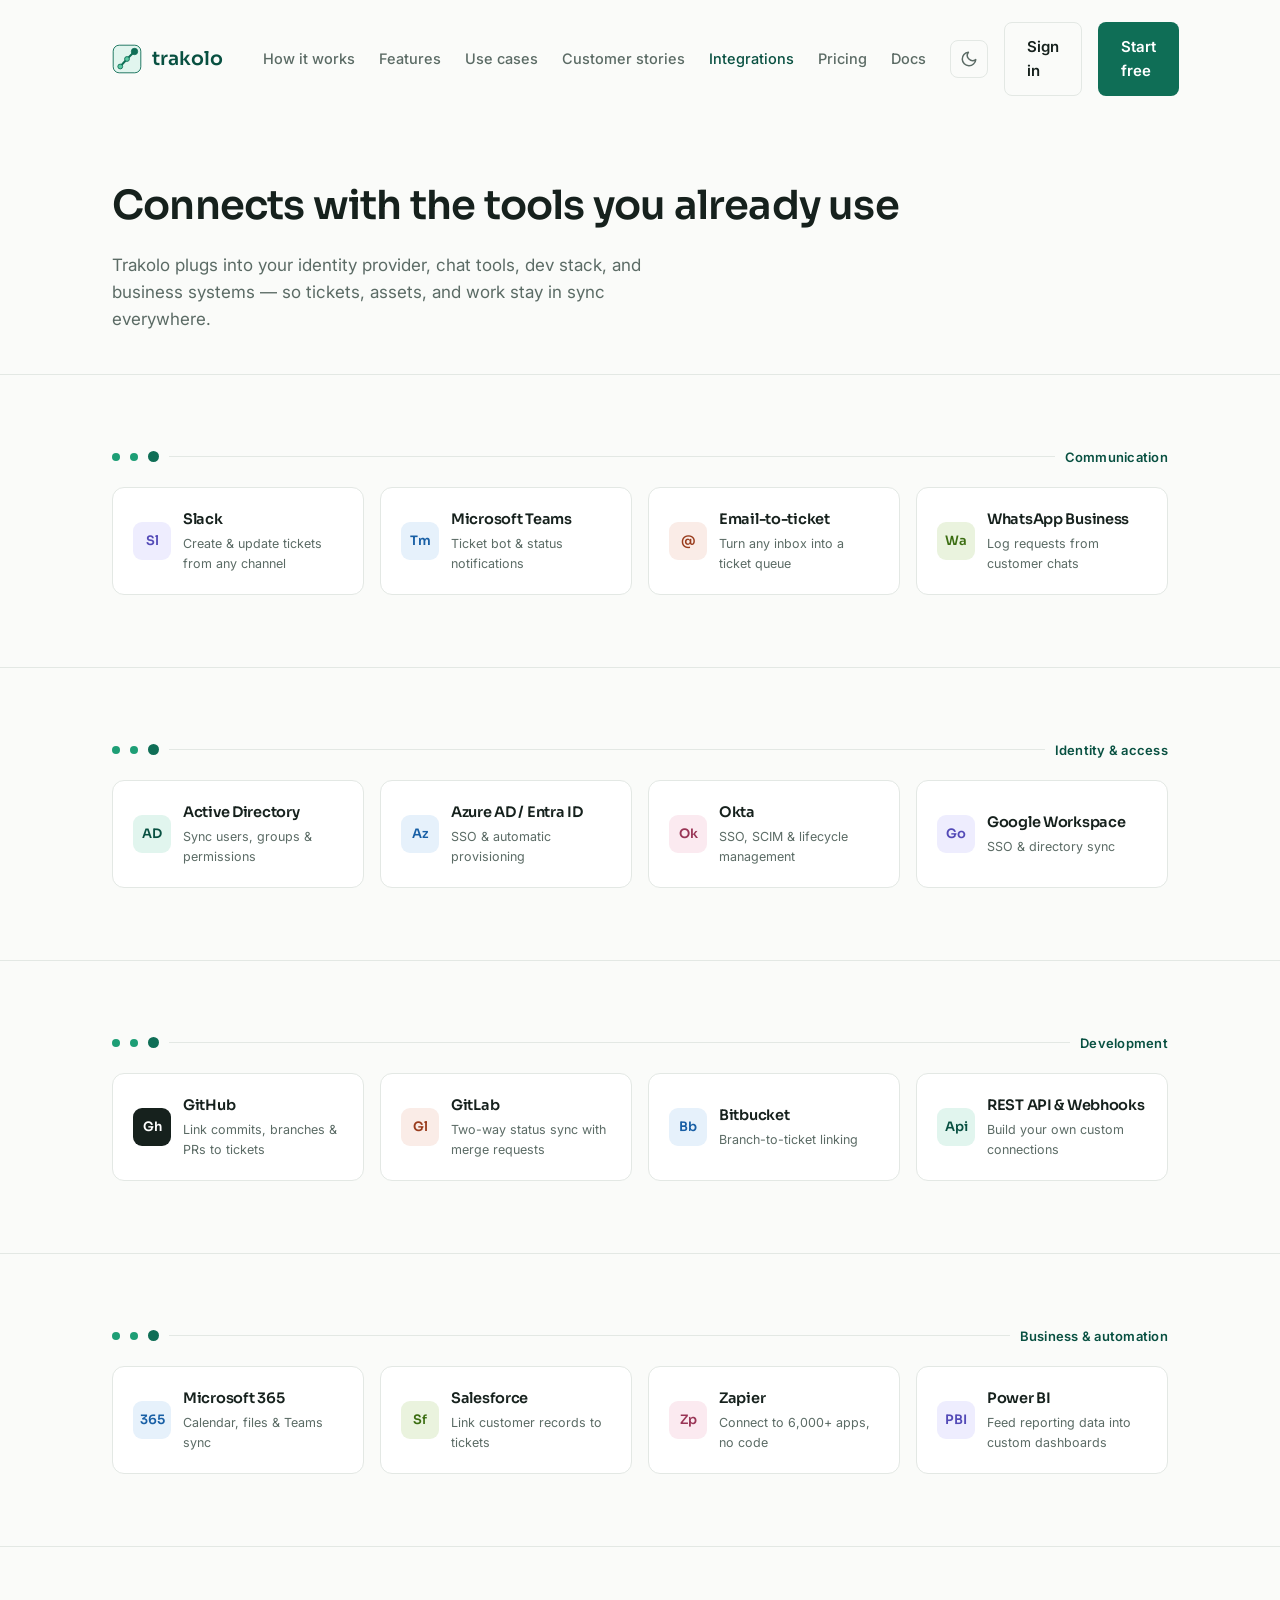
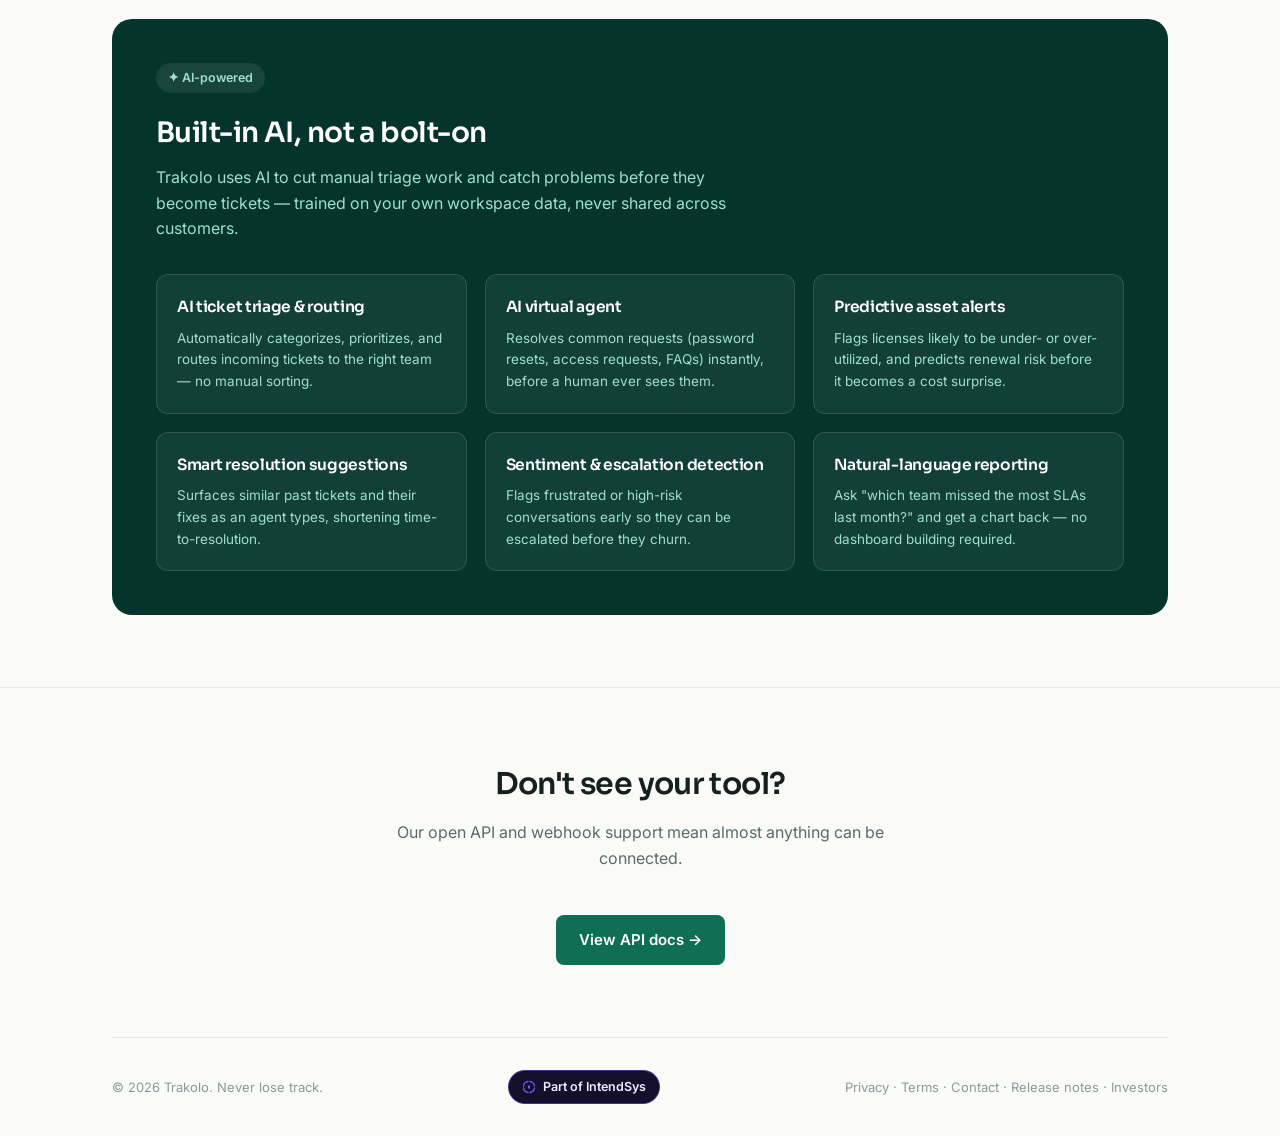
<file: integrations.html>
<!DOCTYPE html>
<html lang="en">
<head>
<meta charset="UTF-8">
<meta name="viewport" content="width=device-width, initial-scale=1.0">
<title>Integrations — Trakolo</title>
<script>
(function(){
  var stored = localStorage.getItem('trakolo-theme');
  var theme = stored || (window.matchMedia('(prefers-color-scheme: dark)').matches ? 'dark' : 'light');
  document.documentElement.setAttribute('data-theme', theme);
})();
</script>
<link rel="preconnect" href="https://fonts.googleapis.com">
<link rel="stylesheet" href="https://fonts.googleapis.com/css2?family=Sora:wght@500;600;700&family=Inter:wght@400;500;600&display=swap">
<link rel="stylesheet" href="styles.css">
<style>
  .int-grid { display: grid; grid-template-columns: repeat(4, 1fr); gap: 16px; }
  .int-card { background: var(--panel); border: 1px solid var(--line); border-radius: 12px; padding: 20px; display: flex; align-items: center; gap: 12px; }
  .int-mark { width: 38px; height: 38px; border-radius: 9px; display: flex; align-items: center; justify-content: center; font-family: 'Sora', sans-serif; font-weight: 600; font-size: 13px; flex-shrink: 0; }
  .int-card h4 { font-size: 14.5px; margin-bottom: 2px; }
  .int-card p { font-size: 12.5px; color: var(--ink-soft); }

  .ai-band { background: var(--teal-900); border-radius: 20px; padding: 44px; color: #fff; }
  .ai-band .eyebrow-ai { display: inline-flex; align-items: center; gap: 8px; font-size: 12.5px; font-weight: 600; color: var(--teal-100); background: rgba(255,255,255,0.08); padding: 5px 12px; border-radius: 999px; margin-bottom: 18px; }
  .ai-band h2 { color: #fff; font-size: 28px; margin-bottom: 10px; }
  .ai-band p.lead { color: var(--teal-100); max-width: 600px; margin-bottom: 32px !important; }
  .ai-grid { display: grid; grid-template-columns: repeat(3, 1fr); gap: 18px; }
  .ai-card { background: rgba(255,255,255,0.06); border: 1px solid rgba(255,255,255,0.12); border-radius: 12px; padding: 20px; }
  .ai-card h4 { font-size: 15.5px; color: #fff; margin-bottom: 8px; }
  .ai-card p { font-size: 13.5px; color: var(--teal-100); }

  @media (max-width: 960px) {
    .int-grid { grid-template-columns: repeat(2, 1fr); }
    .ai-grid { grid-template-columns: 1fr; }
  }
</style>
</head>
<body>

<div class="wrap">
  <nav>
    <a href="index.html" class="logo">
      <svg width="30" height="30" viewBox="0 0 200 200"><rect x="8" y="8" width="184" height="184" rx="40" fill="#E1F5EE" stroke="#0F6E56" stroke-width="6"/><path d="M55,150 L100,100 L150,50" fill="none" stroke="#0F6E56" stroke-width="13" stroke-linecap="round" stroke-linejoin="round"/><circle cx="55" cy="150" r="16" fill="#5DCAA5" stroke="#0F6E56" stroke-width="6"/><circle cx="100" cy="100" r="16" fill="#5DCAA5" stroke="#0F6E56" stroke-width="6"/><circle cx="150" cy="50" r="21" fill="#0F6E56" stroke="#0F6E56" stroke-width="6"/></svg>
      trakolo
    </a>
    <div class="nav-links">
      <a href="how-it-works.html">How it works</a>
      <a href="features.html">Features</a>
      <a href="use-cases.html">Use cases</a>
      <a href="customer-stories.html">Customer stories</a>
      <a href="integrations.html" class="current">Integrations</a>
      <a href="pricing.html">Pricing</a>
      <a href="docs.html">Docs</a>
      <a href="https://portal.trakolo.com/login" class="nav-signin-mobile">Sign in</a>
    </div>
    <button class="nav-toggle" aria-label="Toggle menu" aria-expanded="false">☰</button>
    <div class="nav-actions">
      <button class="theme-toggle" id="themeToggle" type="button" aria-label="Toggle dark mode">
        <svg class="icon-sun" width="18" height="18" viewBox="0 0 24 24" fill="none" stroke="currentColor" stroke-width="2" stroke-linecap="round" stroke-linejoin="round"><circle cx="12" cy="12" r="4"/><path d="M12 2v2M12 20v2M4.93 4.93l1.41 1.41M17.66 17.66l1.41 1.41M2 12h2M20 12h2M6.34 17.66l-1.41 1.41M19.07 4.93l-1.41 1.41"/></svg>
        <svg class="icon-moon" width="18" height="18" viewBox="0 0 24 24" fill="none" stroke="currentColor" stroke-width="2" stroke-linecap="round" stroke-linejoin="round"><path d="M21 12.79A9 9 0 1 1 11.21 3 7 7 0 0 0 21 12.79Z"/></svg>
      </button>
      <a href="https://portal.trakolo.com/login" class="btn btn-ghost">Sign in</a>
      <a href="https://portal.trakolo.com/login" class="btn btn-primary">Start free</a>
    </div>
  </nav>
</div>

<div class="page-header">
  <div class="wrap">
    <h1>Connects with the tools you already use</h1>
    <p>Trakolo plugs into your identity provider, chat tools, dev stack, and business systems — so tickets, assets, and work stay in sync everywhere.</p>
  </div>
</div>

<section>
  <div class="wrap">
    <div class="path-track">
      <div class="node"></div><div class="node"></div><div class="node end"></div>
      <div class="rule"></div>
      <span class="tag">Communication</span>
    </div>
    <div class="int-grid">
      <div class="int-card"><div class="int-mark fi-purple" style="background:#EEEDFE;color:#534AB7;">Sl</div><div><h4>Slack</h4><p>Create &amp; update tickets from any channel</p></div></div>
      <div class="int-card"><div class="int-mark" style="background:#E6F1FB;color:#185FA5;">Tm</div><div><h4>Microsoft Teams</h4><p>Ticket bot &amp; status notifications</p></div></div>
      <div class="int-card"><div class="int-mark" style="background:#FAECE7;color:#993C1D;">@</div><div><h4>Email-to-ticket</h4><p>Turn any inbox into a ticket queue</p></div></div>
      <div class="int-card"><div class="int-mark" style="background:#EAF3DE;color:#3B6D11;">Wa</div><div><h4>WhatsApp Business</h4><p>Log requests from customer chats</p></div></div>
    </div>
  </div>
</section>

<section>
  <div class="wrap">
    <div class="path-track">
      <div class="node"></div><div class="node"></div><div class="node end"></div>
      <div class="rule"></div>
      <span class="tag">Identity &amp; access</span>
    </div>
    <div class="int-grid">
      <div class="int-card"><div class="int-mark" style="background:var(--teal-50);color:var(--teal-800);">AD</div><div><h4>Active Directory</h4><p>Sync users, groups &amp; permissions</p></div></div>
      <div class="int-card"><div class="int-mark" style="background:#E6F1FB;color:#185FA5;">Az</div><div><h4>Azure AD / Entra ID</h4><p>SSO &amp; automatic provisioning</p></div></div>
      <div class="int-card"><div class="int-mark" style="background:#FBEAF0;color:#993556;">Ok</div><div><h4>Okta</h4><p>SSO, SCIM &amp; lifecycle management</p></div></div>
      <div class="int-card"><div class="int-mark" style="background:#EEEDFE;color:#534AB7;">Go</div><div><h4>Google Workspace</h4><p>SSO &amp; directory sync</p></div></div>
    </div>
  </div>
</section>

<section>
  <div class="wrap">
    <div class="path-track">
      <div class="node"></div><div class="node"></div><div class="node end"></div>
      <div class="rule"></div>
      <span class="tag">Development</span>
    </div>
    <div class="int-grid">
      <div class="int-card"><div class="int-mark" style="background:var(--ink);color:#fff;">Gh</div><div><h4>GitHub</h4><p>Link commits, branches &amp; PRs to tickets</p></div></div>
      <div class="int-card"><div class="int-mark" style="background:#FAECE7;color:#993C1D;">Gl</div><div><h4>GitLab</h4><p>Two-way status sync with merge requests</p></div></div>
      <div class="int-card"><div class="int-mark" style="background:#E6F1FB;color:#185FA5;">Bb</div><div><h4>Bitbucket</h4><p>Branch-to-ticket linking</p></div></div>
      <div class="int-card"><div class="int-mark" style="background:var(--teal-50);color:var(--teal-800);">Api</div><div><h4>REST API &amp; Webhooks</h4><p>Build your own custom connections</p></div></div>
    </div>
  </div>
</section>

<section>
  <div class="wrap">
    <div class="path-track">
      <div class="node"></div><div class="node"></div><div class="node end"></div>
      <div class="rule"></div>
      <span class="tag">Business &amp; automation</span>
    </div>
    <div class="int-grid">
      <div class="int-card"><div class="int-mark" style="background:#E6F1FB;color:#185FA5;">365</div><div><h4>Microsoft 365</h4><p>Calendar, files &amp; Teams sync</p></div></div>
      <div class="int-card"><div class="int-mark" style="background:#EAF3DE;color:#3B6D11;">Sf</div><div><h4>Salesforce</h4><p>Link customer records to tickets</p></div></div>
      <div class="int-card"><div class="int-mark" style="background:#FBEAF0;color:#993556;">Zp</div><div><h4>Zapier</h4><p>Connect to 6,000+ apps, no code</p></div></div>
      <div class="int-card"><div class="int-mark" style="background:#EEEDFE;color:#534AB7;">PBI</div><div><h4>Power BI</h4><p>Feed reporting data into custom dashboards</p></div></div>
    </div>
  </div>
</section>

<section>
  <div class="wrap">
    <div class="ai-band" id="ai">
      <span class="eyebrow-ai">✦ AI-powered</span>
      <h2>Built-in AI, not a bolt-on</h2>
      <p class="lead">Trakolo uses AI to cut manual triage work and catch problems before they become tickets — trained on your own workspace data, never shared across customers.</p>
      <div class="ai-grid">
        <div class="ai-card">
          <h4>AI ticket triage &amp; routing</h4>
          <p>Automatically categorizes, prioritizes, and routes incoming tickets to the right team — no manual sorting.</p>
        </div>
        <div class="ai-card">
          <h4>AI virtual agent</h4>
          <p>Resolves common requests (password resets, access requests, FAQs) instantly, before a human ever sees them.</p>
        </div>
        <div class="ai-card">
          <h4>Predictive asset alerts</h4>
          <p>Flags licenses likely to be under- or over-utilized, and predicts renewal risk before it becomes a cost surprise.</p>
        </div>
        <div class="ai-card">
          <h4>Smart resolution suggestions</h4>
          <p>Surfaces similar past tickets and their fixes as an agent types, shortening time-to-resolution.</p>
        </div>
        <div class="ai-card">
          <h4>Sentiment &amp; escalation detection</h4>
          <p>Flags frustrated or high-risk conversations early so they can be escalated before they churn.</p>
        </div>
        <div class="ai-card">
          <h4>Natural-language reporting</h4>
          <p>Ask "which team missed the most SLAs last month?" and get a chart back — no dashboard building required.</p>
        </div>
      </div>
    </div>
  </div>
</section>

<section style="text-align:center;">
  <div class="wrap">
    <h2>Don't see your tool?</h2>
    <p class="lead" style="margin-left:auto; margin-right:auto;">Our open API and webhook support mean almost anything can be connected.</p>
    <a href="docs.html#api" class="btn btn-primary">View API docs →</a>
  </div>
</section>

<div class="wrap">
  <footer>
    <span>© 2026 Trakolo. Never lose track.</span>
    <a href="https://intendsys.com" class="intendsys-badge" target="_blank" rel="noopener">
      <svg viewBox="0 0 100 100"><path d="M56.95 10.61A40 40 0 0189.39 43.05M89.39 56.95A40 40 0 0156.95 89.39M43.05 89.39A40 40 0 0110.61 56.95M10.61 43.05A40 40 0 0143.05 10.61" fill="none" stroke="currentColor" stroke-width="9" stroke-linecap="round"/><rect x="42.5" y="38.5" width="15" height="23" rx="2.2" fill="currentColor"/></svg>
      Part of IntendSys
    </a>
    <span>Privacy · Terms · Contact · <a href="release-notes.html" style="color:inherit;">Release notes</a> · <a href="investors.html" style="color:inherit;">Investors</a></span>
  </footer>
</div>

<script src="nav.js" defer></script>
</body>
</html>
</file>
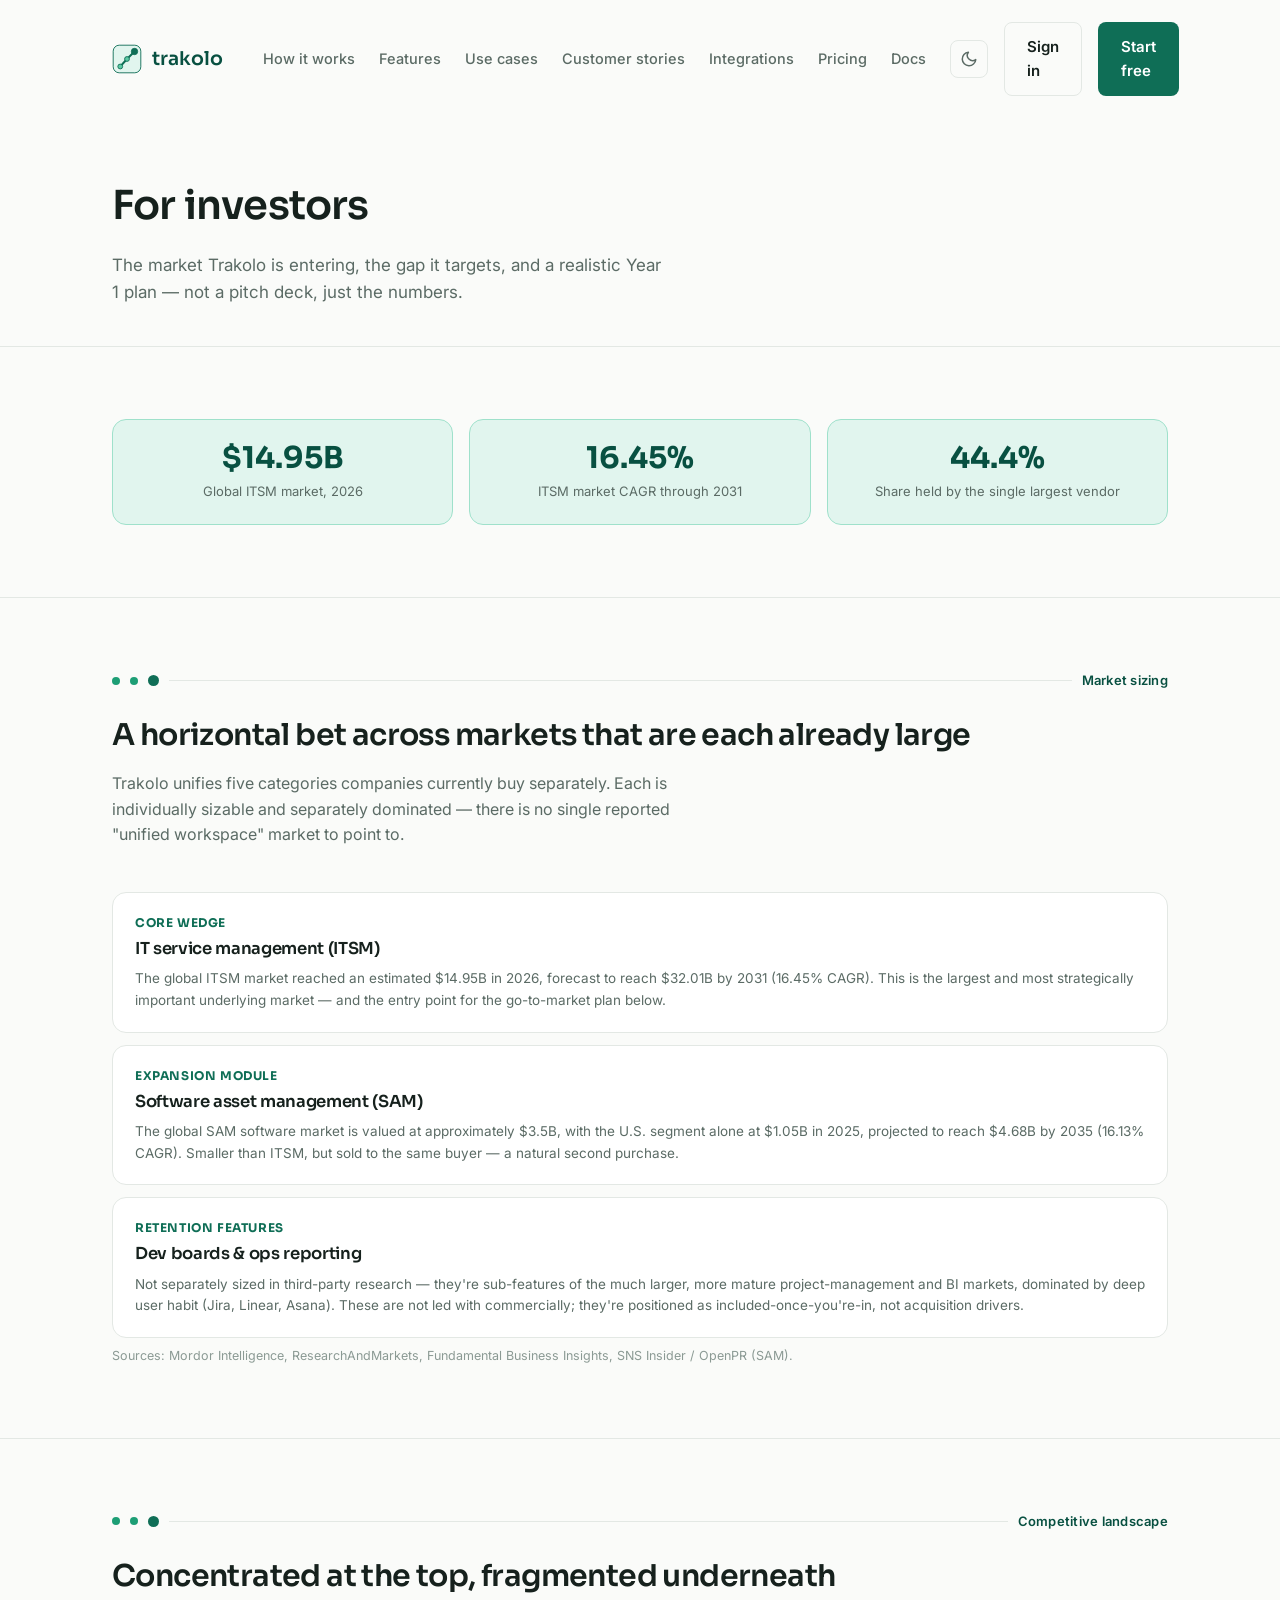
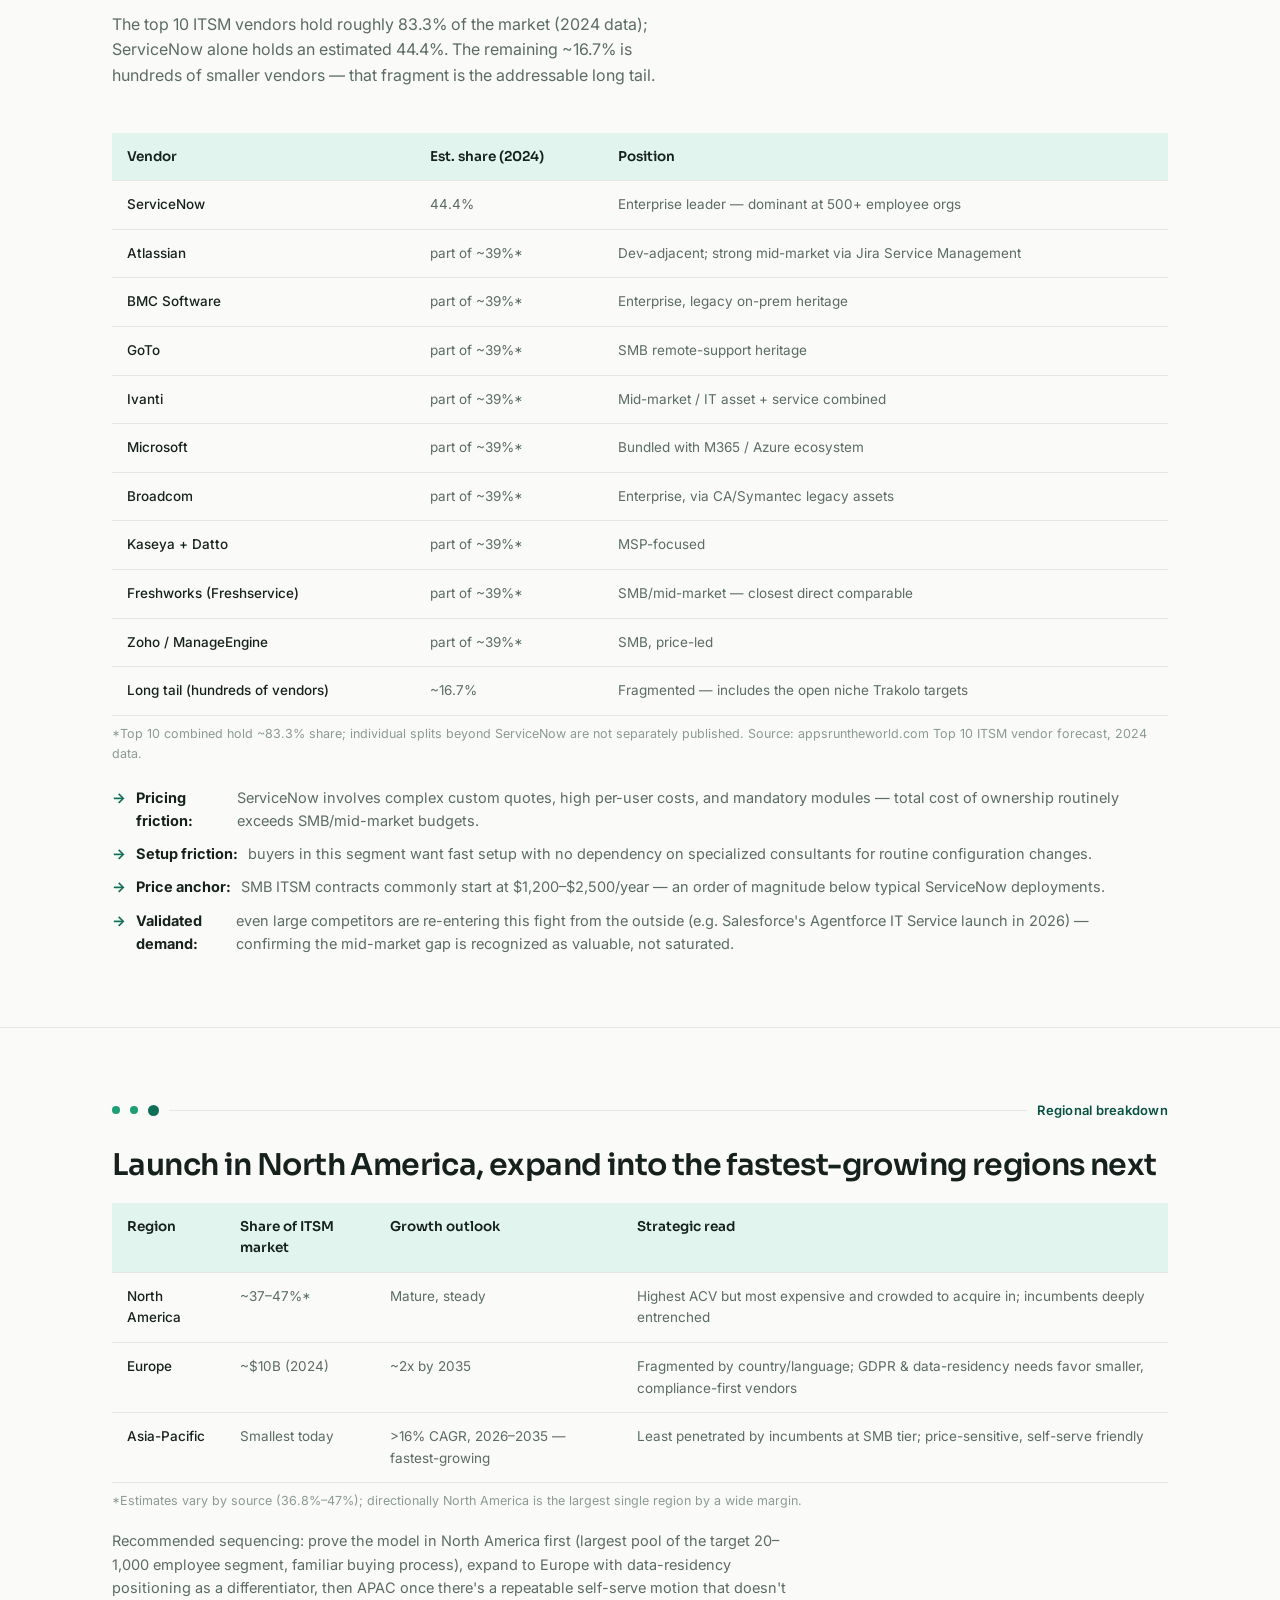
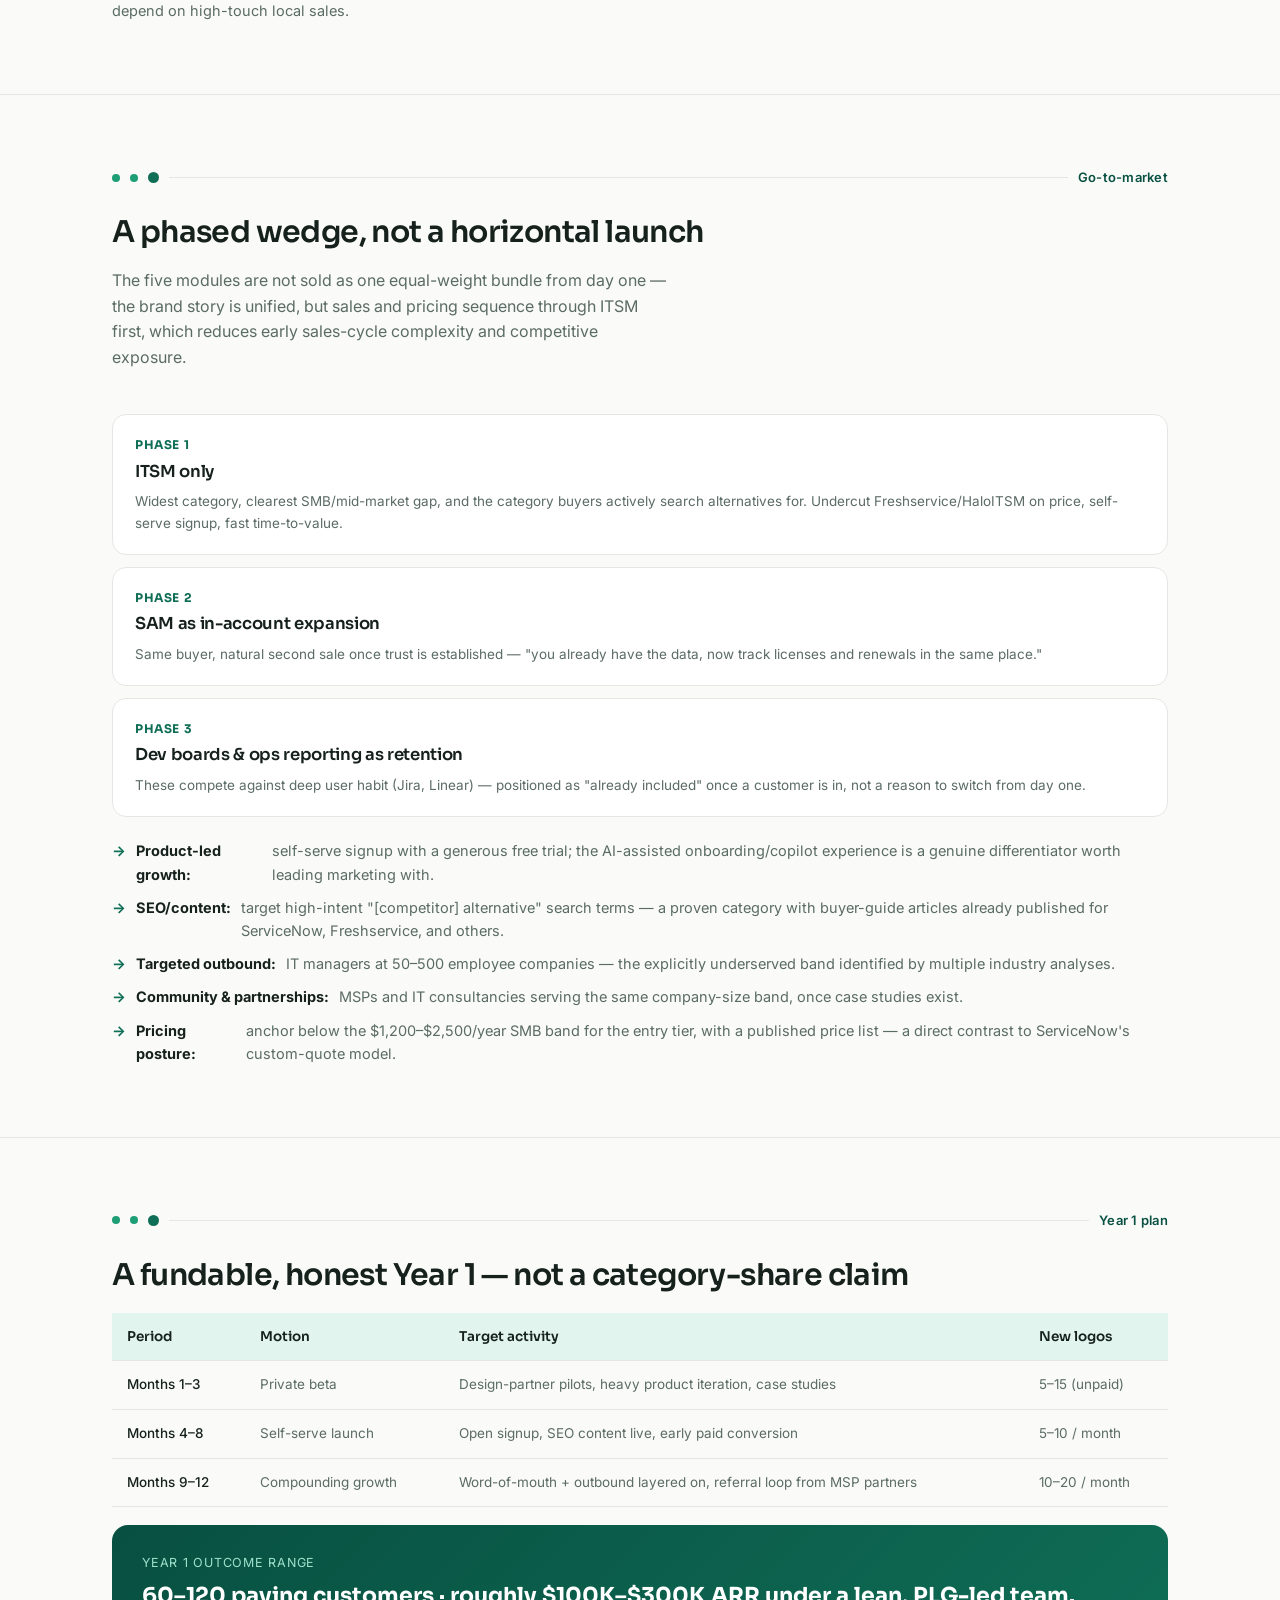
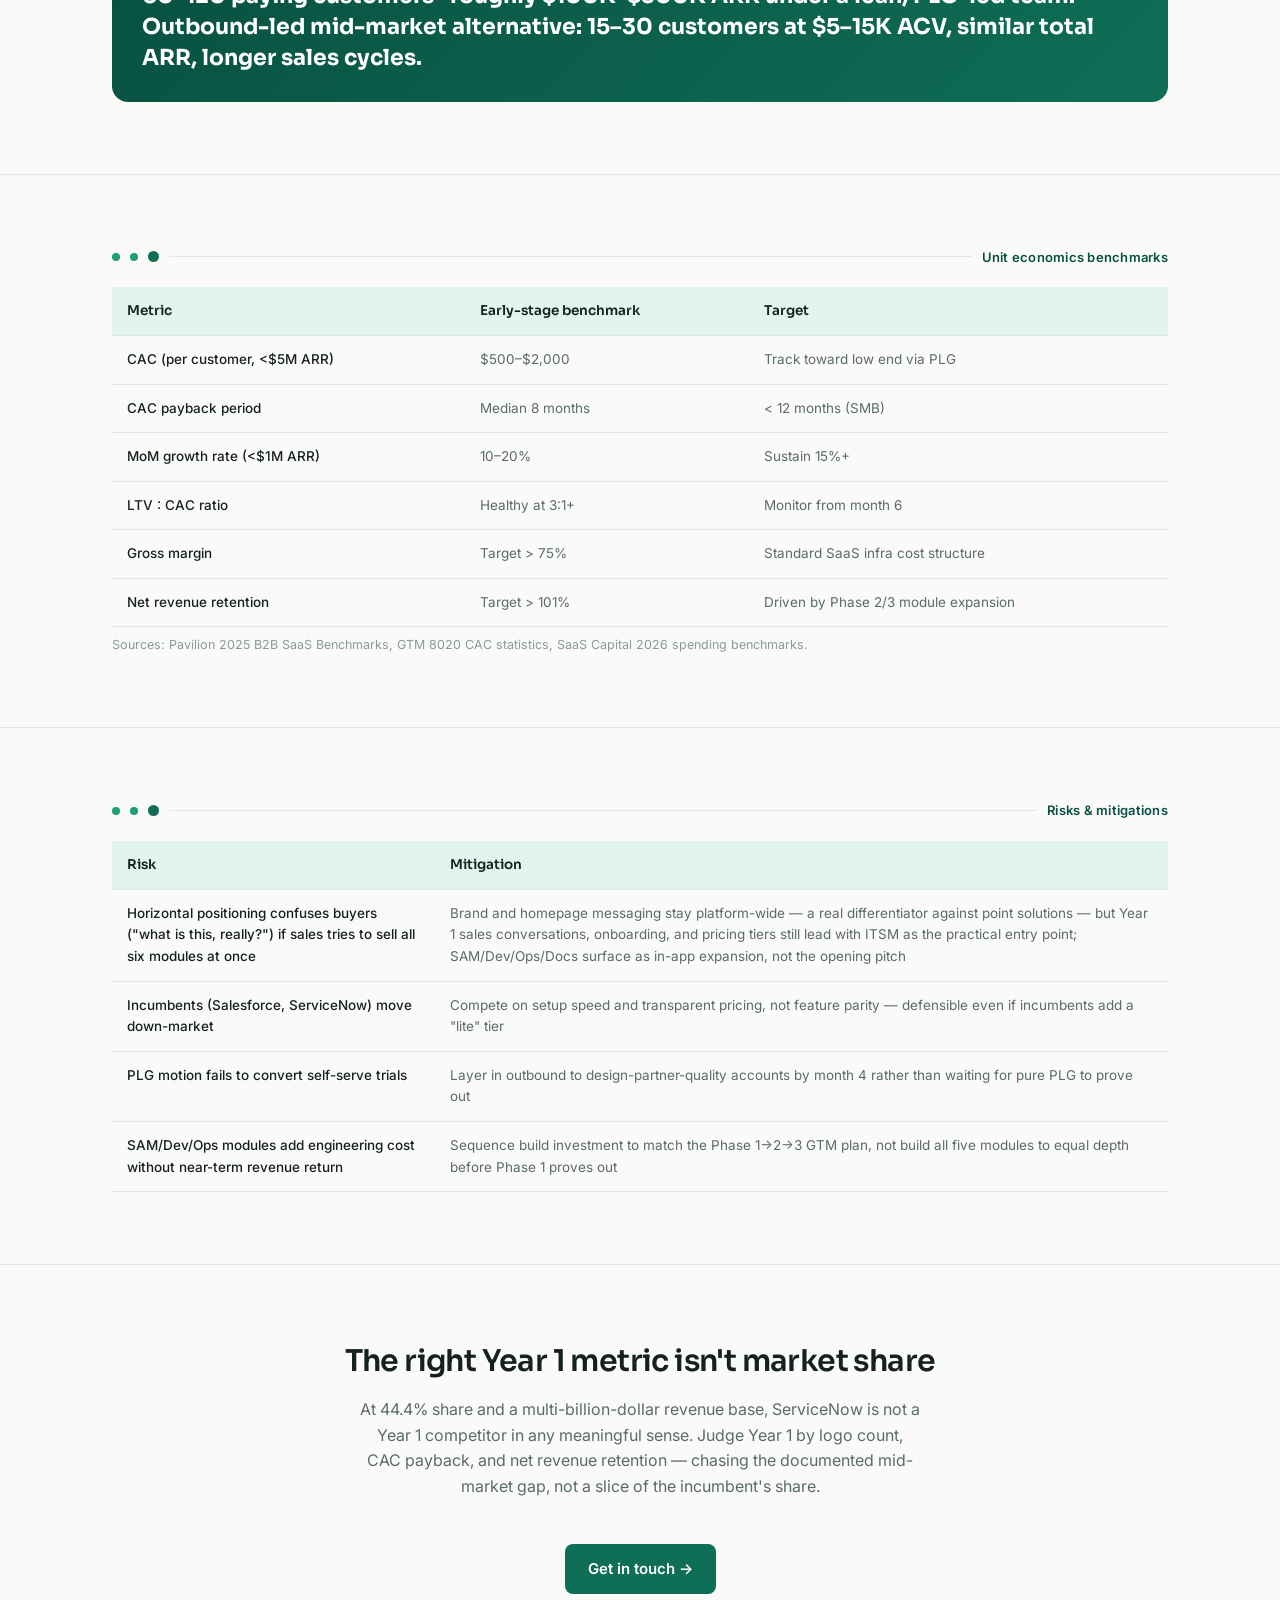
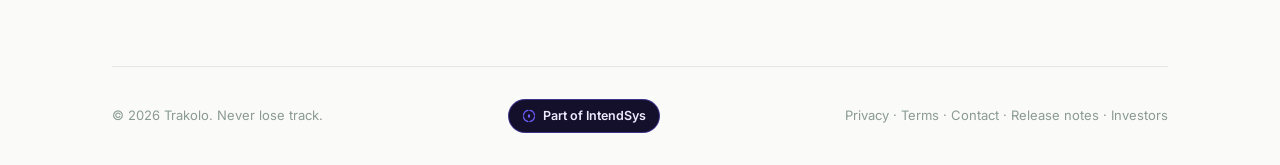
<file: investors.html>
<!DOCTYPE html>
<html lang="en">
<head>
<meta charset="UTF-8">
<meta name="viewport" content="width=device-width, initial-scale=1.0">
<title>Investors — Trakolo</title>
<script>
(function(){
  var stored = localStorage.getItem('trakolo-theme');
  var theme = stored || (window.matchMedia('(prefers-color-scheme: dark)').matches ? 'dark' : 'light');
  document.documentElement.setAttribute('data-theme', theme);
})();
</script>
<link rel="preconnect" href="https://fonts.googleapis.com">
<link rel="stylesheet" href="https://fonts.googleapis.com/css2?family=Sora:wght@500;600;700&family=Inter:wght@400;500;600&display=swap">
<link rel="stylesheet" href="styles.css">
<style>
  .stat-band { display: grid; grid-template-columns: repeat(3, 1fr); gap: 16px; }
  .stat-tile { background: var(--teal-50); border: 1px solid var(--teal-100); border-radius: 14px; padding: 22px 20px; text-align: center; }
  .stat-tile .num { font-family: 'Sora', sans-serif; font-weight: 700; font-size: 30px; color: var(--teal-800); line-height: 1.1; }
  .stat-tile .lbl { font-size: 13px; color: var(--ink-soft); margin-top: 6px; }

  .inv-table { width: 100%; border-collapse: collapse; margin-top: 14px; }
  .inv-table th, .inv-table td { text-align: left; padding: 13px 15px; border-bottom: 1px solid var(--line); font-size: 13.5px; vertical-align: top; }
  .inv-table th { font-family: 'Sora', sans-serif; font-weight: 600; color: var(--ink); background: var(--teal-50); }
  .inv-table td { color: var(--ink-soft); }
  .inv-table tr td:first-child { color: var(--ink); font-weight: 500; }
  .inv-note { font-size: 12.5px; color: var(--ink-faint); margin-top: 8px; }

  .inv-list { display: flex; flex-direction: column; gap: 10px; margin-top: 14px; }
  .inv-list li { list-style: none; display: flex; gap: 10px; font-size: 14.5px; color: var(--ink-soft); }
  .inv-list li b { color: var(--ink); }
  .inv-list li::before { content: "→"; color: var(--teal-600); font-weight: 700; flex-shrink: 0; }

  .phase-card { background: var(--panel); border: 1px solid var(--line); border-radius: 14px; padding: 20px 22px; }
  .phase-card + .phase-card { margin-top: 12px; }
  .phase-card .phase-num { font-family: 'Sora', sans-serif; font-weight: 700; font-size: 12px; color: var(--teal-600); text-transform: uppercase; letter-spacing: 0.05em; }
  .phase-card h4 { font-size: 16.5px; margin: 4px 0 6px; }
  .phase-card p { font-size: 13.5px; color: var(--ink-soft); }

  .outcome-callout {
    background: linear-gradient(135deg, var(--teal-800), var(--teal-600)); color: #fff;
    border-radius: 16px; padding: 28px 30px; margin-top: 18px;
  }
  .outcome-callout .lbl { font-size: 12.5px; color: var(--teal-100); text-transform: uppercase; letter-spacing: 0.06em; margin-bottom: 8px; }
  .outcome-callout .val { font-family: 'Sora', sans-serif; font-weight: 700; font-size: 22px; line-height: 1.4; }

  @media (max-width: 780px) {
    .stat-band { grid-template-columns: 1fr; }
    .inv-table { font-size: 12px; }
  }
</style>
</head>
<body>

<div class="wrap">
  <nav>
    <a href="index.html" class="logo">
      <svg width="30" height="30" viewBox="0 0 200 200"><rect x="8" y="8" width="184" height="184" rx="40" fill="#E1F5EE" stroke="#0F6E56" stroke-width="6"/><path d="M55,150 L100,100 L150,50" fill="none" stroke="#0F6E56" stroke-width="13" stroke-linecap="round" stroke-linejoin="round"/><circle cx="55" cy="150" r="16" fill="#5DCAA5" stroke="#0F6E56" stroke-width="6"/><circle cx="100" cy="100" r="16" fill="#5DCAA5" stroke="#0F6E56" stroke-width="6"/><circle cx="150" cy="50" r="21" fill="#0F6E56" stroke="#0F6E56" stroke-width="6"/></svg>
      trakolo
    </a>
    <div class="nav-links">
      <a href="how-it-works.html">How it works</a>
      <a href="features.html">Features</a>
      <a href="use-cases.html">Use cases</a>
      <a href="customer-stories.html">Customer stories</a>
      <a href="integrations.html">Integrations</a>
      <a href="pricing.html">Pricing</a>
      <a href="docs.html">Docs</a>
      <a href="https://portal.trakolo.com/login" class="nav-signin-mobile">Sign in</a>
    </div>
    <button class="nav-toggle" aria-label="Toggle menu" aria-expanded="false">☰</button>
    <div class="nav-actions">
      <button class="theme-toggle" id="themeToggle" type="button" aria-label="Toggle dark mode">
        <svg class="icon-sun" width="18" height="18" viewBox="0 0 24 24" fill="none" stroke="currentColor" stroke-width="2" stroke-linecap="round" stroke-linejoin="round"><circle cx="12" cy="12" r="4"/><path d="M12 2v2M12 20v2M4.93 4.93l1.41 1.41M17.66 17.66l1.41 1.41M2 12h2M20 12h2M6.34 17.66l-1.41 1.41M19.07 4.93l-1.41 1.41"/></svg>
        <svg class="icon-moon" width="18" height="18" viewBox="0 0 24 24" fill="none" stroke="currentColor" stroke-width="2" stroke-linecap="round" stroke-linejoin="round"><path d="M21 12.79A9 9 0 1 1 11.21 3 7 7 0 0 0 21 12.79Z"/></svg>
      </button>
      <a href="https://portal.trakolo.com/login" class="btn btn-ghost">Sign in</a>
      <a href="https://portal.trakolo.com/login" class="btn btn-primary">Start free</a>
    </div>
  </nav>
</div>

<div class="page-header">
  <div class="wrap">
    <h1>For investors</h1>
    <p>The market Trakolo is entering, the gap it targets, and a realistic Year 1 plan — not a pitch deck, just the numbers.</p>
  </div>
</div>

<section>
  <div class="wrap">
    <div class="stat-band">
      <div class="stat-tile"><div class="num">$14.95B</div><div class="lbl">Global ITSM market, 2026</div></div>
      <div class="stat-tile"><div class="num">16.45%</div><div class="lbl">ITSM market CAGR through 2031</div></div>
      <div class="stat-tile"><div class="num">44.4%</div><div class="lbl">Share held by the single largest vendor</div></div>
    </div>
  </div>
</section>

<section>
  <div class="wrap">
    <div class="path-track">
      <div class="node"></div><div class="node"></div><div class="node end"></div>
      <div class="rule"></div>
      <span class="tag">Market sizing</span>
    </div>
    <h2>A horizontal bet across markets that are each already large</h2>
    <p class="lead">Trakolo unifies five categories companies currently buy separately. Each is individually sizable and separately dominated — there is no single reported "unified workspace" market to point to.</p>

    <div class="phase-card">
      <div class="phase-num">Core wedge</div>
      <h4>IT service management (ITSM)</h4>
      <p>The global ITSM market reached an estimated $14.95B in 2026, forecast to reach $32.01B by 2031 (16.45% CAGR). This is the largest and most strategically important underlying market — and the entry point for the go-to-market plan below.</p>
    </div>
    <div class="phase-card">
      <div class="phase-num">Expansion module</div>
      <h4>Software asset management (SAM)</h4>
      <p>The global SAM software market is valued at approximately $3.5B, with the U.S. segment alone at $1.05B in 2025, projected to reach $4.68B by 2035 (16.13% CAGR). Smaller than ITSM, but sold to the same buyer — a natural second purchase.</p>
    </div>
    <div class="phase-card">
      <div class="phase-num">Retention features</div>
      <h4>Dev boards &amp; ops reporting</h4>
      <p>Not separately sized in third-party research — they're sub-features of the much larger, more mature project-management and BI markets, dominated by deep user habit (Jira, Linear, Asana). These are not led with commercially; they're positioned as included-once-you're-in, not acquisition drivers.</p>
    </div>
    <p class="inv-note">Sources: Mordor Intelligence, ResearchAndMarkets, Fundamental Business Insights, SNS Insider / OpenPR (SAM).</p>
  </div>
</section>

<section>
  <div class="wrap">
    <div class="path-track">
      <div class="node"></div><div class="node"></div><div class="node end"></div>
      <div class="rule"></div>
      <span class="tag">Competitive landscape</span>
    </div>
    <h2>Concentrated at the top, fragmented underneath</h2>
    <p class="lead">The top 10 ITSM vendors hold roughly 83.3% of the market (2024 data); ServiceNow alone holds an estimated 44.4%. The remaining ~16.7% is hundreds of smaller vendors — that fragment is the addressable long tail.</p>
    <table class="inv-table">
      <tr><th>Vendor</th><th>Est. share (2024)</th><th>Position</th></tr>
      <tr><td>ServiceNow</td><td>44.4%</td><td>Enterprise leader — dominant at 500+ employee orgs</td></tr>
      <tr><td>Atlassian</td><td>part of ~39%*</td><td>Dev-adjacent; strong mid-market via Jira Service Management</td></tr>
      <tr><td>BMC Software</td><td>part of ~39%*</td><td>Enterprise, legacy on-prem heritage</td></tr>
      <tr><td>GoTo</td><td>part of ~39%*</td><td>SMB remote-support heritage</td></tr>
      <tr><td>Ivanti</td><td>part of ~39%*</td><td>Mid-market / IT asset + service combined</td></tr>
      <tr><td>Microsoft</td><td>part of ~39%*</td><td>Bundled with M365 / Azure ecosystem</td></tr>
      <tr><td>Broadcom</td><td>part of ~39%*</td><td>Enterprise, via CA/Symantec legacy assets</td></tr>
      <tr><td>Kaseya + Datto</td><td>part of ~39%*</td><td>MSP-focused</td></tr>
      <tr><td>Freshworks (Freshservice)</td><td>part of ~39%*</td><td>SMB/mid-market — closest direct comparable</td></tr>
      <tr><td>Zoho / ManageEngine</td><td>part of ~39%*</td><td>SMB, price-led</td></tr>
      <tr><td>Long tail (hundreds of vendors)</td><td>~16.7%</td><td>Fragmented — includes the open niche Trakolo targets</td></tr>
    </table>
    <p class="inv-note">*Top 10 combined hold ~83.3% share; individual splits beyond ServiceNow are not separately published. Source: appsruntheworld.com Top 10 ITSM vendor forecast, 2024 data.</p>

    <ul class="inv-list" style="margin-top:22px;">
      <li><b>Pricing friction:</b> ServiceNow involves complex custom quotes, high per-user costs, and mandatory modules — total cost of ownership routinely exceeds SMB/mid-market budgets.</li>
      <li><b>Setup friction:</b> buyers in this segment want fast setup with no dependency on specialized consultants for routine configuration changes.</li>
      <li><b>Price anchor:</b> SMB ITSM contracts commonly start at $1,200–$2,500/year — an order of magnitude below typical ServiceNow deployments.</li>
      <li><b>Validated demand:</b> even large competitors are re-entering this fight from the outside (e.g. Salesforce's Agentforce IT Service launch in 2026) — confirming the mid-market gap is recognized as valuable, not saturated.</li>
    </ul>
  </div>
</section>

<section>
  <div class="wrap">
    <div class="path-track">
      <div class="node"></div><div class="node"></div><div class="node end"></div>
      <div class="rule"></div>
      <span class="tag">Regional breakdown</span>
    </div>
    <h2>Launch in North America, expand into the fastest-growing regions next</h2>
    <table class="inv-table">
      <tr><th>Region</th><th>Share of ITSM market</th><th>Growth outlook</th><th>Strategic read</th></tr>
      <tr><td>North America</td><td>~37–47%*</td><td>Mature, steady</td><td>Highest ACV but most expensive and crowded to acquire in; incumbents deeply entrenched</td></tr>
      <tr><td>Europe</td><td>~$10B (2024)</td><td>~2x by 2035</td><td>Fragmented by country/language; GDPR &amp; data-residency needs favor smaller, compliance-first vendors</td></tr>
      <tr><td>Asia-Pacific</td><td>Smallest today</td><td>&gt;16% CAGR, 2026–2035 — fastest-growing</td><td>Least penetrated by incumbents at SMB tier; price-sensitive, self-serve friendly</td></tr>
    </table>
    <p class="inv-note">*Estimates vary by source (36.8%–47%); directionally North America is the largest single region by a wide margin.</p>
    <p style="font-size:14.5px;color:var(--ink-soft);margin-top:18px;max-width:680px;">Recommended sequencing: prove the model in North America first (largest pool of the target 20–1,000 employee segment, familiar buying process), expand to Europe with data-residency positioning as a differentiator, then APAC once there's a repeatable self-serve motion that doesn't depend on high-touch local sales.</p>
  </div>
</section>

<section>
  <div class="wrap">
    <div class="path-track">
      <div class="node"></div><div class="node"></div><div class="node end"></div>
      <div class="rule"></div>
      <span class="tag">Go-to-market</span>
    </div>
    <h2>A phased wedge, not a horizontal launch</h2>
    <p class="lead">The five modules are not sold as one equal-weight bundle from day one — the brand story is unified, but sales and pricing sequence through ITSM first, which reduces early sales-cycle complexity and competitive exposure.</p>

    <div class="phase-card">
      <div class="phase-num">Phase 1</div>
      <h4>ITSM only</h4>
      <p>Widest category, clearest SMB/mid-market gap, and the category buyers actively search alternatives for. Undercut Freshservice/HaloITSM on price, self-serve signup, fast time-to-value.</p>
    </div>
    <div class="phase-card">
      <div class="phase-num">Phase 2</div>
      <h4>SAM as in-account expansion</h4>
      <p>Same buyer, natural second sale once trust is established — "you already have the data, now track licenses and renewals in the same place."</p>
    </div>
    <div class="phase-card">
      <div class="phase-num">Phase 3</div>
      <h4>Dev boards &amp; ops reporting as retention</h4>
      <p>These compete against deep user habit (Jira, Linear) — positioned as "already included" once a customer is in, not a reason to switch from day one.</p>
    </div>

    <ul class="inv-list" style="margin-top:22px;">
      <li><b>Product-led growth:</b> self-serve signup with a generous free trial; the AI-assisted onboarding/copilot experience is a genuine differentiator worth leading marketing with.</li>
      <li><b>SEO/content:</b> target high-intent "[competitor] alternative" search terms — a proven category with buyer-guide articles already published for ServiceNow, Freshservice, and others.</li>
      <li><b>Targeted outbound:</b> IT managers at 50–500 employee companies — the explicitly underserved band identified by multiple industry analyses.</li>
      <li><b>Community &amp; partnerships:</b> MSPs and IT consultancies serving the same company-size band, once case studies exist.</li>
      <li><b>Pricing posture:</b> anchor below the $1,200–$2,500/year SMB band for the entry tier, with a published price list — a direct contrast to ServiceNow's custom-quote model.</li>
    </ul>
  </div>
</section>

<section>
  <div class="wrap">
    <div class="path-track">
      <div class="node"></div><div class="node"></div><div class="node end"></div>
      <div class="rule"></div>
      <span class="tag">Year 1 plan</span>
    </div>
    <h2>A fundable, honest Year 1 — not a category-share claim</h2>
    <table class="inv-table">
      <tr><th>Period</th><th>Motion</th><th>Target activity</th><th>New logos</th></tr>
      <tr><td>Months 1–3</td><td>Private beta</td><td>Design-partner pilots, heavy product iteration, case studies</td><td>5–15 (unpaid)</td></tr>
      <tr><td>Months 4–8</td><td>Self-serve launch</td><td>Open signup, SEO content live, early paid conversion</td><td>5–10 / month</td></tr>
      <tr><td>Months 9–12</td><td>Compounding growth</td><td>Word-of-mouth + outbound layered on, referral loop from MSP partners</td><td>10–20 / month</td></tr>
    </table>

    <div class="outcome-callout">
      <div class="lbl">Year 1 outcome range</div>
      <div class="val">60–120 paying customers · roughly $100K–$300K ARR under a lean, PLG-led team.<br>Outbound-led mid-market alternative: 15–30 customers at $5–15K ACV, similar total ARR, longer sales cycles.</div>
    </div>
  </div>
</section>

<section>
  <div class="wrap">
    <div class="path-track">
      <div class="node"></div><div class="node"></div><div class="node end"></div>
      <div class="rule"></div>
      <span class="tag">Unit economics benchmarks</span>
    </div>
    <table class="inv-table">
      <tr><th>Metric</th><th>Early-stage benchmark</th><th>Target</th></tr>
      <tr><td>CAC (per customer, &lt;$5M ARR)</td><td>$500–$2,000</td><td>Track toward low end via PLG</td></tr>
      <tr><td>CAC payback period</td><td>Median 8 months</td><td>&lt; 12 months (SMB)</td></tr>
      <tr><td>MoM growth rate (&lt;$1M ARR)</td><td>10–20%</td><td>Sustain 15%+</td></tr>
      <tr><td>LTV : CAC ratio</td><td>Healthy at 3:1+</td><td>Monitor from month 6</td></tr>
      <tr><td>Gross margin</td><td>Target &gt; 75%</td><td>Standard SaaS infra cost structure</td></tr>
      <tr><td>Net revenue retention</td><td>Target &gt; 101%</td><td>Driven by Phase 2/3 module expansion</td></tr>
    </table>
    <p class="inv-note">Sources: Pavilion 2025 B2B SaaS Benchmarks, GTM 8020 CAC statistics, SaaS Capital 2026 spending benchmarks.</p>
  </div>
</section>

<section>
  <div class="wrap">
    <div class="path-track">
      <div class="node"></div><div class="node"></div><div class="node end"></div>
      <div class="rule"></div>
      <span class="tag">Risks &amp; mitigations</span>
    </div>
    <table class="inv-table">
      <tr><th>Risk</th><th>Mitigation</th></tr>
      <tr><td>Horizontal positioning confuses buyers ("what is this, really?") if sales tries to sell all six modules at once</td><td>Brand and homepage messaging stay platform-wide — a real differentiator against point solutions — but Year 1 sales conversations, onboarding, and pricing tiers still lead with ITSM as the practical entry point; SAM/Dev/Ops/Docs surface as in-app expansion, not the opening pitch</td></tr>
      <tr><td>Incumbents (Salesforce, ServiceNow) move down-market</td><td>Compete on setup speed and transparent pricing, not feature parity — defensible even if incumbents add a "lite" tier</td></tr>
      <tr><td>PLG motion fails to convert self-serve trials</td><td>Layer in outbound to design-partner-quality accounts by month 4 rather than waiting for pure PLG to prove out</td></tr>
      <tr><td>SAM/Dev/Ops modules add engineering cost without near-term revenue return</td><td>Sequence build investment to match the Phase 1→2→3 GTM plan, not build all five modules to equal depth before Phase 1 proves out</td></tr>
    </table>
  </div>
</section>

<section style="text-align:center;">
  <div class="wrap">
    <h2>The right Year 1 metric isn't market share</h2>
    <p class="lead" style="margin-left:auto; margin-right:auto;">At 44.4% share and a multi-billion-dollar revenue base, ServiceNow is not a Year 1 competitor in any meaningful sense. Judge Year 1 by logo count, CAC payback, and net revenue retention — chasing the documented mid-market gap, not a slice of the incumbent's share.</p>
    <a href="contact.html" class="btn btn-primary">Get in touch →</a>
  </div>
</section>

<div class="wrap">
  <footer>
    <span>© 2026 Trakolo. Never lose track.</span>
    <a href="https://intendsys.com" class="intendsys-badge" target="_blank" rel="noopener">
      <svg viewBox="0 0 100 100"><path d="M56.95 10.61A40 40 0 0189.39 43.05M89.39 56.95A40 40 0 0156.95 89.39M43.05 89.39A40 40 0 0110.61 56.95M10.61 43.05A40 40 0 0143.05 10.61" fill="none" stroke="currentColor" stroke-width="9" stroke-linecap="round"/><rect x="42.5" y="38.5" width="15" height="23" rx="2.2" fill="currentColor"/></svg>
      Part of IntendSys
    </a>
    <span>Privacy · Terms · Contact · <a href="release-notes.html" style="color:inherit;">Release notes</a> · <a href="investors.html" style="color:inherit;">Investors</a></span>
  </footer>
</div>

<script src="nav.js" defer></script>
</body>
</html>
</file>
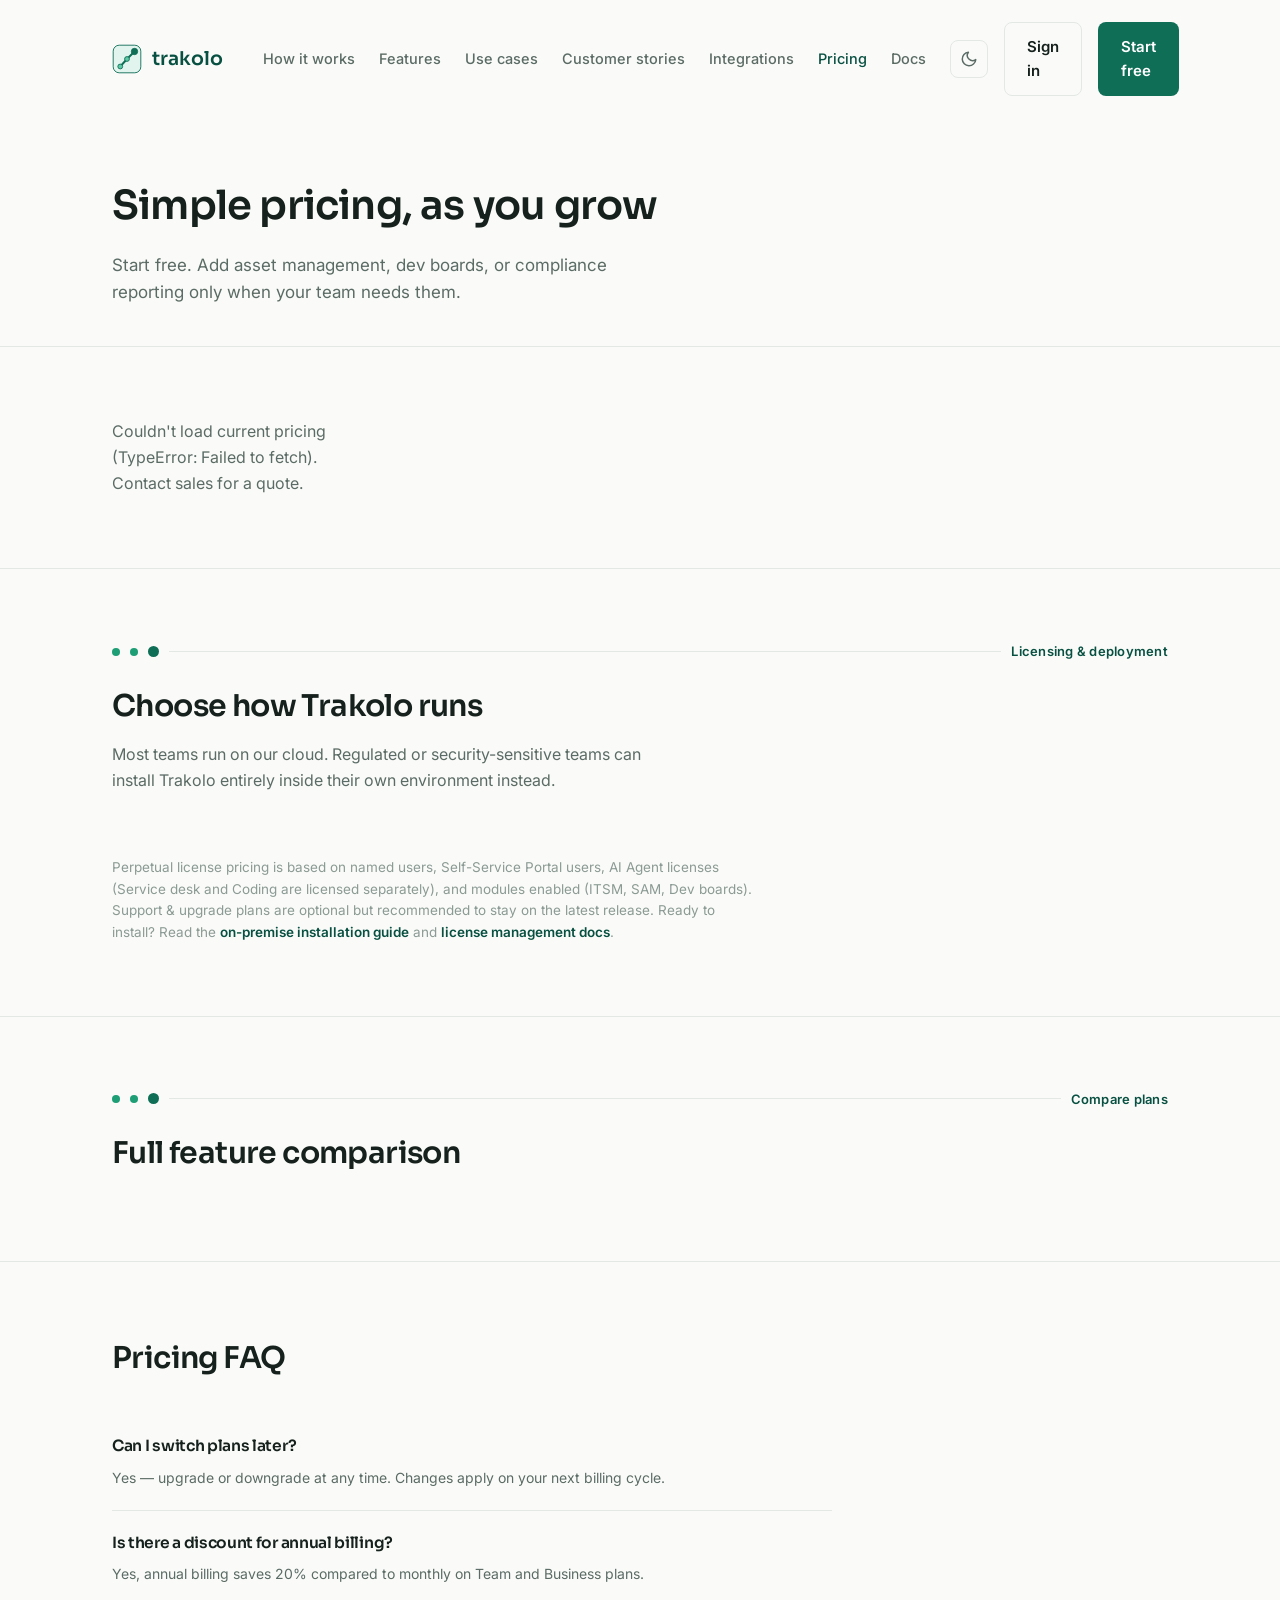
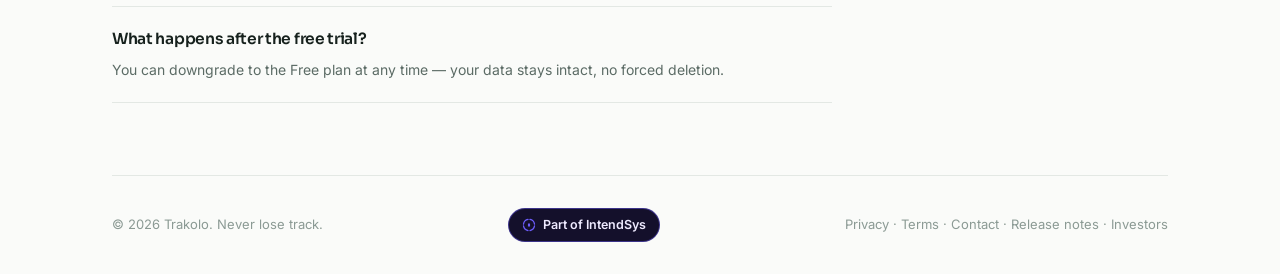
<file: pricing.html>
<!DOCTYPE html>
<html lang="en">
<head>
<meta charset="UTF-8">
<meta name="viewport" content="width=device-width, initial-scale=1.0">
<title>Pricing — Trakolo</title>
<script>
(function(){
  var stored = localStorage.getItem('trakolo-theme');
  var theme = stored || (window.matchMedia('(prefers-color-scheme: dark)').matches ? 'dark' : 'light');
  document.documentElement.setAttribute('data-theme', theme);
})();
</script>
<link rel="preconnect" href="https://fonts.googleapis.com">
<link rel="stylesheet" href="https://fonts.googleapis.com/css2?family=Sora:wght@500;600;700&family=Inter:wght@400;500;600&display=swap">
<link rel="stylesheet" href="styles.css">
<style>
  .plans { display: grid; grid-template-columns: repeat(4, 1fr); gap: 18px; }
  .plan-card { background: var(--panel); border: 1px solid var(--line); border-radius: 16px; padding: 28px 24px; display: flex; flex-direction: column; position: relative; }
  .plan-card.featured { border-color: var(--teal-600); box-shadow: 0 16px 40px -18px rgba(15,110,86,0.28); position: relative; }
  .plan-badge { position: absolute; top: -12px; left: 24px; background: var(--teal-600); color: #fff; font-size: 11.5px; font-weight: 600; padding: 4px 12px; border-radius: 999px; }
  .plan-card h3 { font-size: 18px; margin-bottom: 6px; }
  .plan-card .price { font-family: 'Sora', sans-serif; font-size: 34px; font-weight: 600; margin: 10px 0 4px; }
  .plan-card .price span { font-size: 14px; font-weight: 500; color: var(--ink-faint); }
  .plan-card .desc { font-size: 13.5px; color: var(--ink-soft); margin-bottom: 20px; min-height: 40px; }
  .plan-card ul { list-style: none; margin: 0 0 24px; flex: 1; }
  .plan-card li { font-size: 13.5px; color: var(--ink); padding: 7px 0; display: flex; gap: 8px; }
  .plan-card li::before { content: "✓"; color: var(--teal-600); font-weight: 600; }
  .plan-card .btn { width: 100%; justify-content: center; }

  .compare-table { width: 100%; border-collapse: collapse; margin-top: 12px; }
  .compare-table th, .compare-table td { text-align: left; padding: 14px 16px; border-bottom: 1px solid var(--line); font-size: 14px; }
  .compare-table th { font-family: 'Sora', sans-serif; font-weight: 600; color: var(--ink); }
  .compare-table td { color: var(--ink-soft); }
  .compare-table td.yes { color: var(--teal-600); font-weight: 600; }
  .compare-table tr td:first-child, .compare-table tr th:first-child { color: var(--ink); font-weight: 500; }

  .faq { max-width: 720px; }
  .faq-item { border-bottom: 1px solid var(--line); padding: 20px 0; }
  .faq-item h4 { font-size: 15.5px; margin-bottom: 8px; }
  .faq-item p { font-size: 14px; color: var(--ink-soft); }

  @media (max-width: 960px) {
    .plans { grid-template-columns: 1fr 1fr; }
    .compare-table { font-size: 12.5px; }
  }
  @media (max-width: 640px) {
    .plans { grid-template-columns: 1fr; }
  }
</style>
</head>
<body>

<div class="wrap">
  <nav>
    <a href="index.html" class="logo">
      <svg width="30" height="30" viewBox="0 0 200 200"><rect x="8" y="8" width="184" height="184" rx="40" fill="#E1F5EE" stroke="#0F6E56" stroke-width="6"/><path d="M55,150 L100,100 L150,50" fill="none" stroke="#0F6E56" stroke-width="13" stroke-linecap="round" stroke-linejoin="round"/><circle cx="55" cy="150" r="16" fill="#5DCAA5" stroke="#0F6E56" stroke-width="6"/><circle cx="100" cy="100" r="16" fill="#5DCAA5" stroke="#0F6E56" stroke-width="6"/><circle cx="150" cy="50" r="21" fill="#0F6E56" stroke="#0F6E56" stroke-width="6"/></svg>
      trakolo
    </a>
    <div class="nav-links">
      <a href="how-it-works.html">How it works</a>
      <a href="features.html">Features</a>
      <a href="use-cases.html">Use cases</a>
      <a href="customer-stories.html">Customer stories</a>
      <a href="integrations.html">Integrations</a>
      <a href="pricing.html" class="current">Pricing</a>
      <a href="docs.html">Docs</a>
      <a href="https://portal.trakolo.com/login" class="nav-signin-mobile">Sign in</a>
    </div>
    <button class="nav-toggle" aria-label="Toggle menu" aria-expanded="false">☰</button>
    <div class="nav-actions">
      <button class="theme-toggle" id="themeToggle" type="button" aria-label="Toggle dark mode">
        <svg class="icon-sun" width="18" height="18" viewBox="0 0 24 24" fill="none" stroke="currentColor" stroke-width="2" stroke-linecap="round" stroke-linejoin="round"><circle cx="12" cy="12" r="4"/><path d="M12 2v2M12 20v2M4.93 4.93l1.41 1.41M17.66 17.66l1.41 1.41M2 12h2M20 12h2M6.34 17.66l-1.41 1.41M19.07 4.93l-1.41 1.41"/></svg>
        <svg class="icon-moon" width="18" height="18" viewBox="0 0 24 24" fill="none" stroke="currentColor" stroke-width="2" stroke-linecap="round" stroke-linejoin="round"><path d="M21 12.79A9 9 0 1 1 11.21 3 7 7 0 0 0 21 12.79Z"/></svg>
      </button>
      <a href="https://portal.trakolo.com/login" class="btn btn-ghost">Sign in</a>
      <a href="https://portal.trakolo.com/login" class="btn btn-primary">Start free</a>
    </div>
  </nav>
</div>

<div class="page-header">
  <div class="wrap">
    <h1>Simple pricing, as you grow</h1>
    <p>Start free. Add asset management, dev boards, or compliance reporting only when your team needs them.</p>
  </div>
</div>

<section>
  <div class="wrap">
    <div class="plans" id="plans-root">
      <div class="plan-card"><p class="desc">Loading current pricing…</p></div>
    </div>
  </div>
</section>

<section>
  <div class="wrap">
    <div class="path-track">
      <div class="node"></div><div class="node"></div><div class="node end"></div>
      <div class="rule"></div>
      <span class="tag">Licensing &amp; deployment</span>
    </div>
    <h2>Choose how Trakolo runs</h2>
    <p class="lead">Most teams run on our cloud. Regulated or security-sensitive teams can install Trakolo entirely inside their own environment instead.</p>

    <div class="plans" style="grid-template-columns: 1fr 1fr;" id="deploy-root">
      <div class="plan-card"><p class="desc">Loading…</p></div>
    </div>

    <p style="font-size: 13.5px; color: var(--ink-faint); margin-top: 20px; max-width: 640px;">
      Perpetual license pricing is based on named users, Self-Service Portal users, AI Agent licenses (Service desk and Coding are licensed separately), and modules enabled (ITSM, SAM, Dev boards). Support &amp; upgrade plans are optional but recommended to stay on the latest release.
      Ready to install? Read the <a href="docs.html#onprem-install" style="color: var(--teal-800); font-weight: 600;">on-premise installation guide</a> and <a href="docs.html#onprem-license" style="color: var(--teal-800); font-weight: 600;">license management docs</a>.
    </p>
  </div>
</section>

<section>
  <div class="wrap">
    <div class="path-track">
      <div class="node"></div><div class="node"></div><div class="node end"></div>
      <div class="rule"></div>
      <span class="tag">Compare plans</span>
    </div>
    <h2>Full feature comparison</h2>
    <div style="overflow-x:auto;" id="compare-root">
      <p style="color: var(--ink-soft); font-size: 14px;">Loading…</p>
    </div>
  </div>
</section>

<section>
  <div class="wrap">
    <h2>Pricing FAQ</h2>
    <div class="faq" style="margin-top:32px;">
      <div class="faq-item">
        <h4>Can I switch plans later?</h4>
        <p>Yes — upgrade or downgrade at any time. Changes apply on your next billing cycle.</p>
      </div>
      <div class="faq-item">
        <h4>Is there a discount for annual billing?</h4>
        <p>Yes, annual billing saves 20% compared to monthly on Team and Business plans.</p>
      </div>
      <div class="faq-item">
        <h4>What happens after the free trial?</h4>
        <p>You can downgrade to the Free plan at any time — your data stays intact, no forced deletion.</p>
      </div>
    </div>
  </div>
</section>

<div class="wrap">
  <footer>
    <span>© 2026 Trakolo. Never lose track.</span>
    <a href="https://intendsys.com" class="intendsys-badge" target="_blank" rel="noopener">
      <svg viewBox="0 0 100 100"><path d="M56.95 10.61A40 40 0 0189.39 43.05M89.39 56.95A40 40 0 0156.95 89.39M43.05 89.39A40 40 0 0110.61 56.95M10.61 43.05A40 40 0 0143.05 10.61" fill="none" stroke="currentColor" stroke-width="9" stroke-linecap="round"/><rect x="42.5" y="38.5" width="15" height="23" rx="2.2" fill="currentColor"/></svg>
      Part of IntendSys
    </a>
    <span>Privacy · Terms · Contact · <a href="release-notes.html" style="color:inherit;">Release notes</a> · <a href="investors.html" style="color:inherit;">Investors</a></span>
  </footer>
</div>

<script>
// Live pricing config, published by Platform Admin at
// https://kjmutt.github.io/trakolomockui/saas-admin-pricing.html — this page
// has no data of its own, it just renders whatever that file currently says.
const PRICING_CONFIG_URL = 'https://kjmutt.github.io/trakolomockui/pricing-config.json';

function esc(s){ const d = document.createElement('div'); d.textContent = s; return d.innerHTML; }

fetch(PRICING_CONFIG_URL)
  .then(r => r.json())
  .then(renderPricing)
  .catch(err => {
    document.getElementById('plans-root').innerHTML = '<p style="color:var(--ink-soft);">Couldn\'t load current pricing (' + err + '). <a href="mailto:sales@trakolo.com">Contact sales</a> for a quote.</p>';
    document.getElementById('deploy-root').innerHTML = '';
    document.getElementById('compare-root').innerHTML = '';
  });

function isPromoActive(ed){
  if(!ed.promoPriceMonthly || !ed.promoStartDate || !ed.promoEndDate) return false;
  const today = new Date().toISOString().slice(0, 10);
  return today >= ed.promoStartDate && today <= ed.promoEndDate;
}

function renderPricing(cfg){
  document.getElementById('plans-root').innerHTML = cfg.editions.map(ed => {
    const promoActive = isPromoActive(ed);
    const displayPrice = promoActive ? ed.promoPriceMonthly : ed.regularPriceMonthly;
    const price = ed.priceLabel
      ? '<p class="price">' + esc(ed.priceLabel) + '</p>'
      : '<p class="price">£' + (displayPrice === 0 ? '0' : displayPrice.toFixed(2)) + '<span> ' + esc(ed.priceUnit || '') + '</span></p>' +
        (promoActive ? '<p style="font-size:12.5px; color:var(--ink-faint); margin-top:-8px; margin-bottom:16px; text-decoration:line-through;">was £' + ed.regularPriceMonthly.toFixed(2) + '</p>' : '');
    const badgeLabel = promoActive ? (ed.badge ? ed.badge + ' · ' + ed.promoBadge : ed.promoBadge) : ed.badge;
    const badge = badgeLabel ? '<span class="plan-badge"' + (ed.badgeStyle === 'muted' ? ' style="background:var(--ink-faint);"' : '') + '>' + esc(badgeLabel) + '</span>' : '';
    const btnClass = ed.cta.style === 'primary' ? 'btn-primary' : 'btn-ghost';
    return '<div class="plan-card' + (ed.featured ? ' featured' : '') + '">' + badge +
      '<h3>' + esc(ed.name) + '</h3>' +
      '<p class="desc">' + esc(ed.description) + '</p>' +
      price +
      '<ul>' + ed.highlights.map(h => '<li>' + esc(h) + '</li>').join('') + '</ul>' +
      '<a href="' + esc(ed.cta.href) + '" class="btn ' + btnClass + '">' + esc(ed.cta.label) + '</a>' +
    '</div>';
  }).join('');

  document.getElementById('deploy-root').innerHTML = cfg.deployment.map(d => {
    const btnClass = d.cta.style === 'primary' ? 'btn-primary' : 'btn-ghost';
    return '<div class="plan-card"' + (d.key === 'onprem' ? ' style="border-color: var(--teal-600);"' : '') + '>' +
      '<h3>' + esc(d.name) + '</h3>' +
      '<p class="desc">' + esc(d.description) + '</p>' +
      '<ul>' + d.bullets.map(b => '<li>' + esc(b) + '</li>').join('') + '</ul>' +
      '<a href="' + esc(d.cta.href) + '" class="btn ' + btnClass + '">' + esc(d.cta.label) + '</a>' +
    '</div>';
  }).join('');

  let rows = '<tr><th>Feature</th>' + cfg.editions.map(ed => '<th>' + esc(ed.name) + '</th>').join('') + '</tr>';
  cfg.categories.forEach(cat => {
    rows += '<tr><td colspan="' + (cfg.editions.length + 1) + '" style="background:var(--panel); font-family:\'Sora\',sans-serif; font-weight:600; color:var(--ink); padding-top:22px;">' + esc(cat.label) + '</td></tr>';
    cat.features.forEach(f => {
      rows += '<tr><td>' + esc(f.label) + '</td>' + cfg.editions.map(ed => {
        const v = f.values[ed.key];
        if(f.type === 'boolean') return v ? '<td class="yes">✓</td>' : '<td>—</td>';
        return v === '✓' ? '<td class="yes">✓</td>' : '<td>' + esc(v) + '</td>';
      }).join('') + '</tr>';
    });
  });
  document.getElementById('compare-root').innerHTML = '<table class="compare-table">' + rows + '</table>';
}
</script>
<script src="nav.js" defer></script>
</body>
</html>
</file>
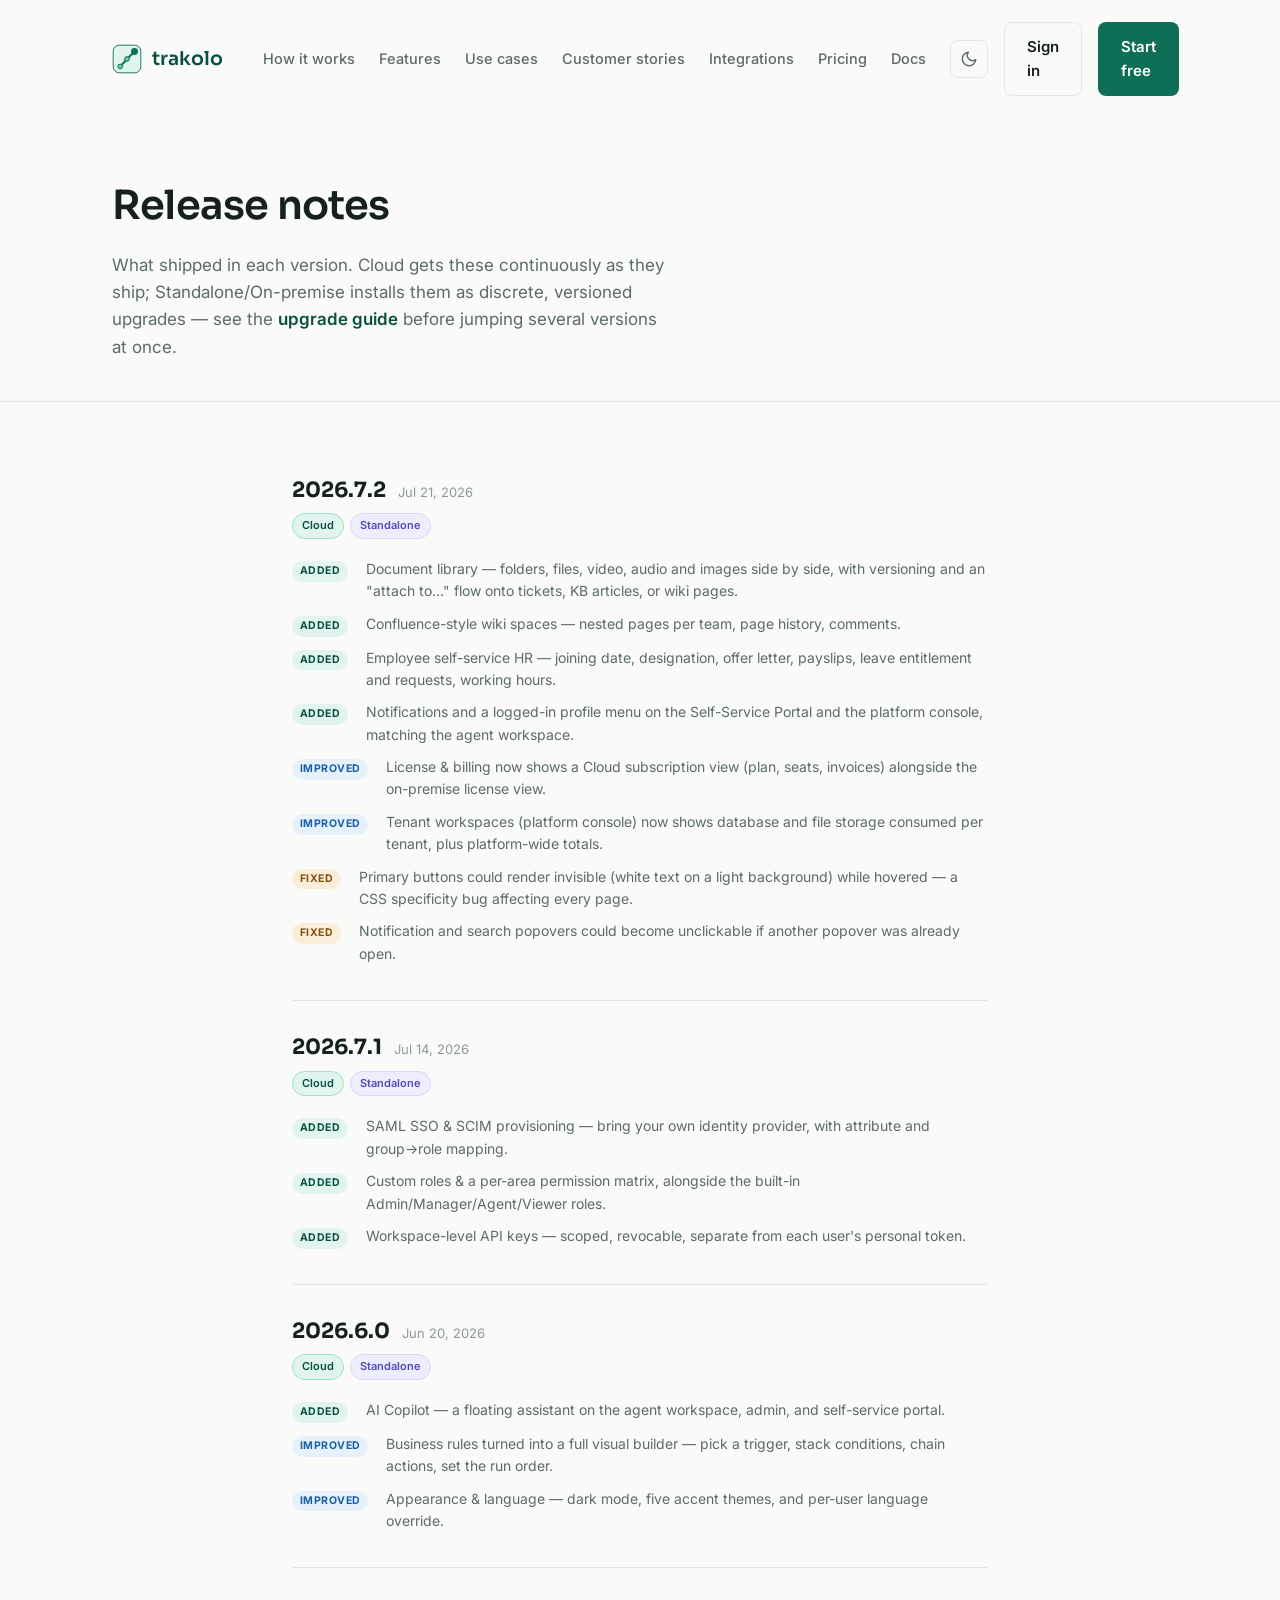
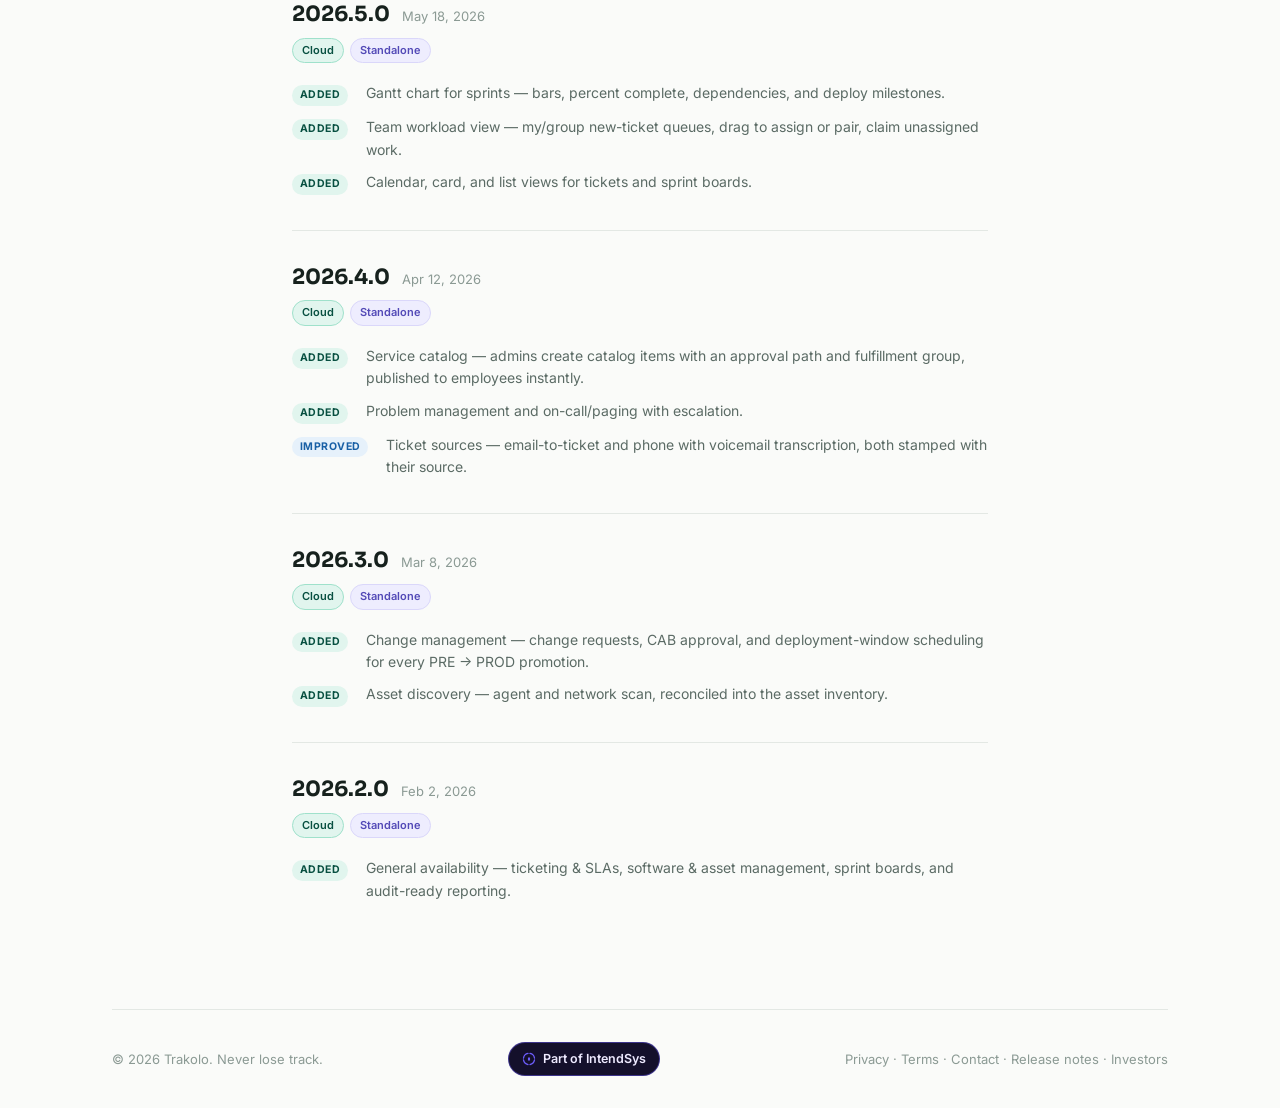
<file: release-notes.html>
<!DOCTYPE html>
<html lang="en">
<head>
<meta charset="UTF-8">
<meta name="viewport" content="width=device-width, initial-scale=1.0">
<title>Release notes — Trakolo</title>
<script>
(function(){
  var stored = localStorage.getItem('trakolo-theme');
  var theme = stored || (window.matchMedia('(prefers-color-scheme: dark)').matches ? 'dark' : 'light');
  document.documentElement.setAttribute('data-theme', theme);
})();
</script>
<link rel="preconnect" href="https://fonts.googleapis.com">
<link rel="stylesheet" href="https://fonts.googleapis.com/css2?family=Sora:wght@500;600;700&family=Inter:wght@400;500;600&display=swap">
<link rel="stylesheet" href="styles.css">
<style>
  .rn-list { max-width: 760px; }
  .rn-entry { border-bottom: 1px solid var(--line); padding: 30px 0; }
  .rn-entry:first-child { padding-top: 0; }
  .rn-entry:last-child { border-bottom: none; }
  .rn-head { display: flex; align-items: baseline; gap: 12px; margin-bottom: 6px; flex-wrap: wrap; }
  .rn-version { font-family: 'Sora', sans-serif; font-size: 21px; font-weight: 700; color: var(--ink); }
  .rn-date { font-size: 13px; color: var(--ink-faint); }
  .rn-editions { display: flex; gap: 6px; margin-bottom: 14px; }
  .rn-edition { font-size: 11px; font-weight: 600; padding: 3px 9px; border-radius: 999px; background: var(--teal-50); color: var(--teal-800); border: 1px solid var(--teal-100); }
  .rn-edition.onprem { background: #EEEDFE; color: #534AB7; border-color: #DAD7FA; }
  .rn-group { margin-bottom: 12px; }
  .rn-group:last-child { margin-bottom: 0; }
  .rn-tag { font-size: 10.5px; font-weight: 700; text-transform: uppercase; letter-spacing: 0.04em; padding: 2px 8px; border-radius: 999px; margin-right: 8px; }
  .rn-tag.added { background: var(--teal-50); color: var(--teal-800); }
  .rn-tag.improved { background: #E6F1FB; color: #185FA5; }
  .rn-tag.fixed { background: #FAEEDA; color: #854F0B; }
  .rn-items { list-style: none; margin-top: 8px; }
  .rn-items li { font-size: 14px; color: var(--ink-soft); padding: 5px 0 5px 0; display: flex; gap: 10px; align-items: baseline; }
  .rn-items li .dot { width: 4px; height: 4px; border-radius: 50%; background: var(--ink-faint); flex-shrink: 0; margin-top: 8px; }
  .rn-sub { max-width: 560px; }
  @media (max-width: 860px) {
    .rn-head { flex-direction: column; align-items: flex-start; gap: 2px; }
  }
</style>
</head>
<body>

<div class="wrap">
  <nav>
    <a href="index.html" class="logo">
      <svg width="30" height="30" viewBox="0 0 200 200"><rect x="8" y="8" width="184" height="184" rx="40" fill="#E1F5EE" stroke="#0F6E56" stroke-width="6"/><path d="M55,150 L100,100 L150,50" fill="none" stroke="#0F6E56" stroke-width="13" stroke-linecap="round" stroke-linejoin="round"/><circle cx="55" cy="150" r="16" fill="#5DCAA5" stroke="#0F6E56" stroke-width="6"/><circle cx="100" cy="100" r="16" fill="#5DCAA5" stroke="#0F6E56" stroke-width="6"/><circle cx="150" cy="50" r="21" fill="#0F6E56" stroke="#0F6E56" stroke-width="6"/></svg>
      trakolo
    </a>
    <div class="nav-links">
      <a href="how-it-works.html">How it works</a>
      <a href="features.html">Features</a>
      <a href="use-cases.html">Use cases</a>
      <a href="customer-stories.html">Customer stories</a>
      <a href="integrations.html">Integrations</a>
      <a href="pricing.html">Pricing</a>
      <a href="docs.html">Docs</a>
      <a href="https://portal.trakolo.com/login" class="nav-signin-mobile">Sign in</a>
    </div>
    <button class="nav-toggle" aria-label="Toggle menu" aria-expanded="false">☰</button>
    <div class="nav-actions">
      <button class="theme-toggle" id="themeToggle" type="button" aria-label="Toggle dark mode">
        <svg class="icon-sun" width="18" height="18" viewBox="0 0 24 24" fill="none" stroke="currentColor" stroke-width="2" stroke-linecap="round" stroke-linejoin="round"><circle cx="12" cy="12" r="4"/><path d="M12 2v2M12 20v2M4.93 4.93l1.41 1.41M17.66 17.66l1.41 1.41M2 12h2M20 12h2M6.34 17.66l-1.41 1.41M19.07 4.93l-1.41 1.41"/></svg>
        <svg class="icon-moon" width="18" height="18" viewBox="0 0 24 24" fill="none" stroke="currentColor" stroke-width="2" stroke-linecap="round" stroke-linejoin="round"><path d="M21 12.79A9 9 0 1 1 11.21 3 7 7 0 0 0 21 12.79Z"/></svg>
      </button>
      <a href="https://portal.trakolo.com/login" class="btn btn-ghost">Sign in</a>
      <a href="https://portal.trakolo.com/login" class="btn btn-primary">Start free</a>
    </div>
  </nav>
</div>

<div class="page-header">
  <div class="wrap">
    <h1>Release notes</h1>
    <p class="rn-sub">What shipped in each version. Cloud gets these continuously as they ship; Standalone/On-premise installs them as discrete, versioned upgrades — see the <a href="docs.html#onprem-upgrade" style="color:var(--teal-800);font-weight:600;">upgrade guide</a> before jumping several versions at once.</p>
  </div>
</div>

<section>
  <div class="wrap rn-list">

    <div class="rn-entry">
      <div class="rn-head"><span class="rn-version">2026.7.2</span><span class="rn-date">Jul 21, 2026</span></div>
      <div class="rn-editions"><span class="rn-edition">Cloud</span><span class="rn-edition onprem">Standalone</span></div>
      <div class="rn-group">
        <ul class="rn-items">
          <li><span class="rn-tag added">Added</span><span>Document library — folders, files, video, audio and images side by side, with versioning and an "attach to…" flow onto tickets, KB articles, or wiki pages.</span></li>
          <li><span class="rn-tag added">Added</span><span>Confluence-style wiki spaces — nested pages per team, page history, comments.</span></li>
          <li><span class="rn-tag added">Added</span><span>Employee self-service HR — joining date, designation, offer letter, payslips, leave entitlement and requests, working hours.</span></li>
          <li><span class="rn-tag added">Added</span><span>Notifications and a logged-in profile menu on the Self-Service Portal and the platform console, matching the agent workspace.</span></li>
          <li><span class="rn-tag improved">Improved</span><span>License &amp; billing now shows a Cloud subscription view (plan, seats, invoices) alongside the on-premise license view.</span></li>
          <li><span class="rn-tag improved">Improved</span><span>Tenant workspaces (platform console) now shows database and file storage consumed per tenant, plus platform-wide totals.</span></li>
          <li><span class="rn-tag fixed">Fixed</span><span>Primary buttons could render invisible (white text on a light background) while hovered — a CSS specificity bug affecting every page.</span></li>
          <li><span class="rn-tag fixed">Fixed</span><span>Notification and search popovers could become unclickable if another popover was already open.</span></li>
        </ul>
      </div>
    </div>

    <div class="rn-entry">
      <div class="rn-head"><span class="rn-version">2026.7.1</span><span class="rn-date">Jul 14, 2026</span></div>
      <div class="rn-editions"><span class="rn-edition">Cloud</span><span class="rn-edition onprem">Standalone</span></div>
      <ul class="rn-items">
        <li><span class="rn-tag added">Added</span><span>SAML SSO &amp; SCIM provisioning — bring your own identity provider, with attribute and group→role mapping.</span></li>
        <li><span class="rn-tag added">Added</span><span>Custom roles &amp; a per-area permission matrix, alongside the built-in Admin/Manager/Agent/Viewer roles.</span></li>
        <li><span class="rn-tag added">Added</span><span>Workspace-level API keys — scoped, revocable, separate from each user's personal token.</span></li>
      </ul>
    </div>

    <div class="rn-entry">
      <div class="rn-head"><span class="rn-version">2026.6.0</span><span class="rn-date">Jun 20, 2026</span></div>
      <div class="rn-editions"><span class="rn-edition">Cloud</span><span class="rn-edition onprem">Standalone</span></div>
      <ul class="rn-items">
        <li><span class="rn-tag added">Added</span><span>AI Copilot — a floating assistant on the agent workspace, admin, and self-service portal.</span></li>
        <li><span class="rn-tag improved">Improved</span><span>Business rules turned into a full visual builder — pick a trigger, stack conditions, chain actions, set the run order.</span></li>
        <li><span class="rn-tag improved">Improved</span><span>Appearance &amp; language — dark mode, five accent themes, and per-user language override.</span></li>
      </ul>
    </div>

    <div class="rn-entry">
      <div class="rn-head"><span class="rn-version">2026.5.0</span><span class="rn-date">May 18, 2026</span></div>
      <div class="rn-editions"><span class="rn-edition">Cloud</span><span class="rn-edition onprem">Standalone</span></div>
      <ul class="rn-items">
        <li><span class="rn-tag added">Added</span><span>Gantt chart for sprints — bars, percent complete, dependencies, and deploy milestones.</span></li>
        <li><span class="rn-tag added">Added</span><span>Team workload view — my/group new-ticket queues, drag to assign or pair, claim unassigned work.</span></li>
        <li><span class="rn-tag added">Added</span><span>Calendar, card, and list views for tickets and sprint boards.</span></li>
      </ul>
    </div>

    <div class="rn-entry">
      <div class="rn-head"><span class="rn-version">2026.4.0</span><span class="rn-date">Apr 12, 2026</span></div>
      <div class="rn-editions"><span class="rn-edition">Cloud</span><span class="rn-edition onprem">Standalone</span></div>
      <ul class="rn-items">
        <li><span class="rn-tag added">Added</span><span>Service catalog — admins create catalog items with an approval path and fulfillment group, published to employees instantly.</span></li>
        <li><span class="rn-tag added">Added</span><span>Problem management and on-call/paging with escalation.</span></li>
        <li><span class="rn-tag improved">Improved</span><span>Ticket sources — email-to-ticket and phone with voicemail transcription, both stamped with their source.</span></li>
      </ul>
    </div>

    <div class="rn-entry">
      <div class="rn-head"><span class="rn-version">2026.3.0</span><span class="rn-date">Mar 8, 2026</span></div>
      <div class="rn-editions"><span class="rn-edition">Cloud</span><span class="rn-edition onprem">Standalone</span></div>
      <ul class="rn-items">
        <li><span class="rn-tag added">Added</span><span>Change management — change requests, CAB approval, and deployment-window scheduling for every PRE → PROD promotion.</span></li>
        <li><span class="rn-tag added">Added</span><span>Asset discovery — agent and network scan, reconciled into the asset inventory.</span></li>
      </ul>
    </div>

    <div class="rn-entry">
      <div class="rn-head"><span class="rn-version">2026.2.0</span><span class="rn-date">Feb 2, 2026</span></div>
      <div class="rn-editions"><span class="rn-edition">Cloud</span><span class="rn-edition onprem">Standalone</span></div>
      <ul class="rn-items">
        <li><span class="rn-tag added">Added</span><span>General availability — ticketing &amp; SLAs, software &amp; asset management, sprint boards, and audit-ready reporting.</span></li>
      </ul>
    </div>

  </div>
</section>

<div class="wrap">
  <footer>
    <span>© 2026 Trakolo. Never lose track.</span>
    <a href="https://intendsys.com" class="intendsys-badge" target="_blank" rel="noopener">
      <svg viewBox="0 0 100 100"><path d="M56.95 10.61A40 40 0 0189.39 43.05M89.39 56.95A40 40 0 0156.95 89.39M43.05 89.39A40 40 0 0110.61 56.95M10.61 43.05A40 40 0 0143.05 10.61" fill="none" stroke="currentColor" stroke-width="9" stroke-linecap="round"/><rect x="42.5" y="38.5" width="15" height="23" rx="2.2" fill="currentColor"/></svg>
      Part of IntendSys
    </a>
    <span>Privacy · Terms · Contact · <a href="release-notes.html" style="color:inherit;">Release notes</a> · <a href="investors.html" style="color:inherit;">Investors</a></span>
  </footer>
</div>

<script src="nav.js" defer></script>
</body>
</html>
</file>
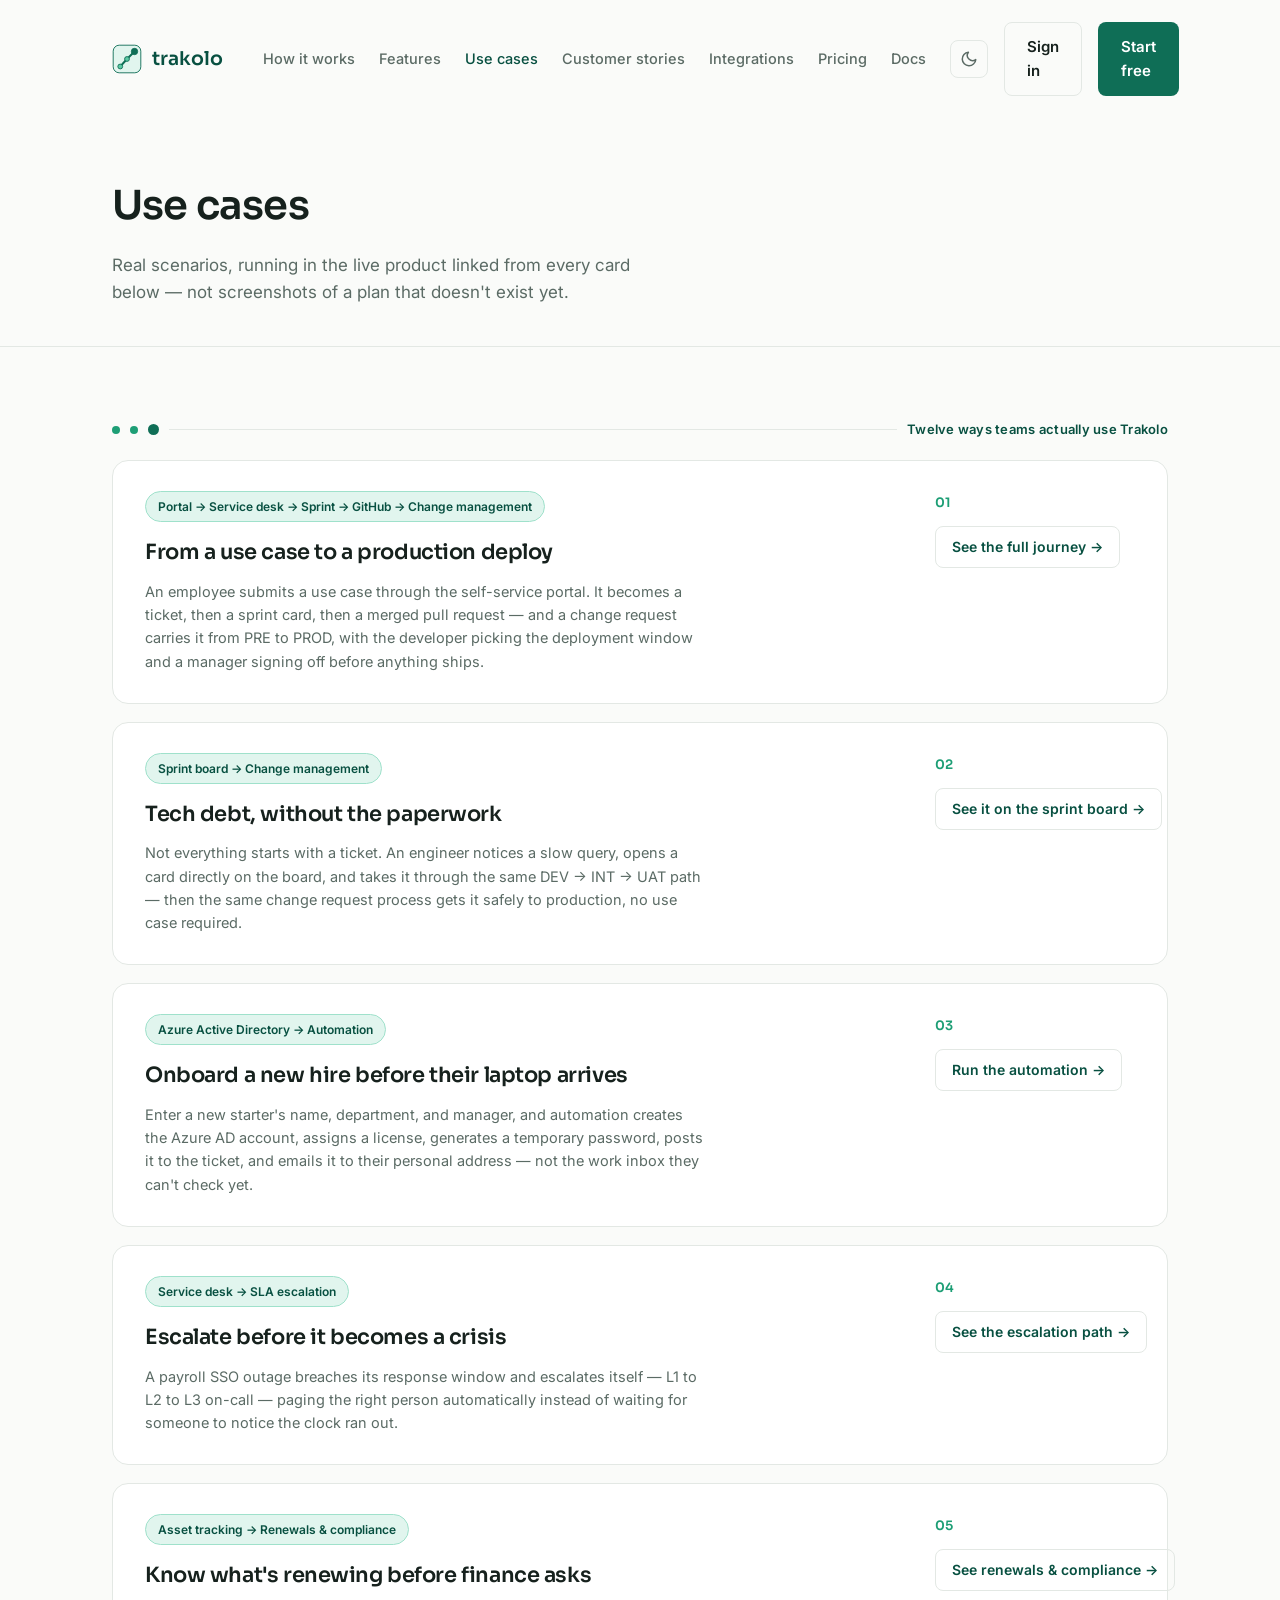
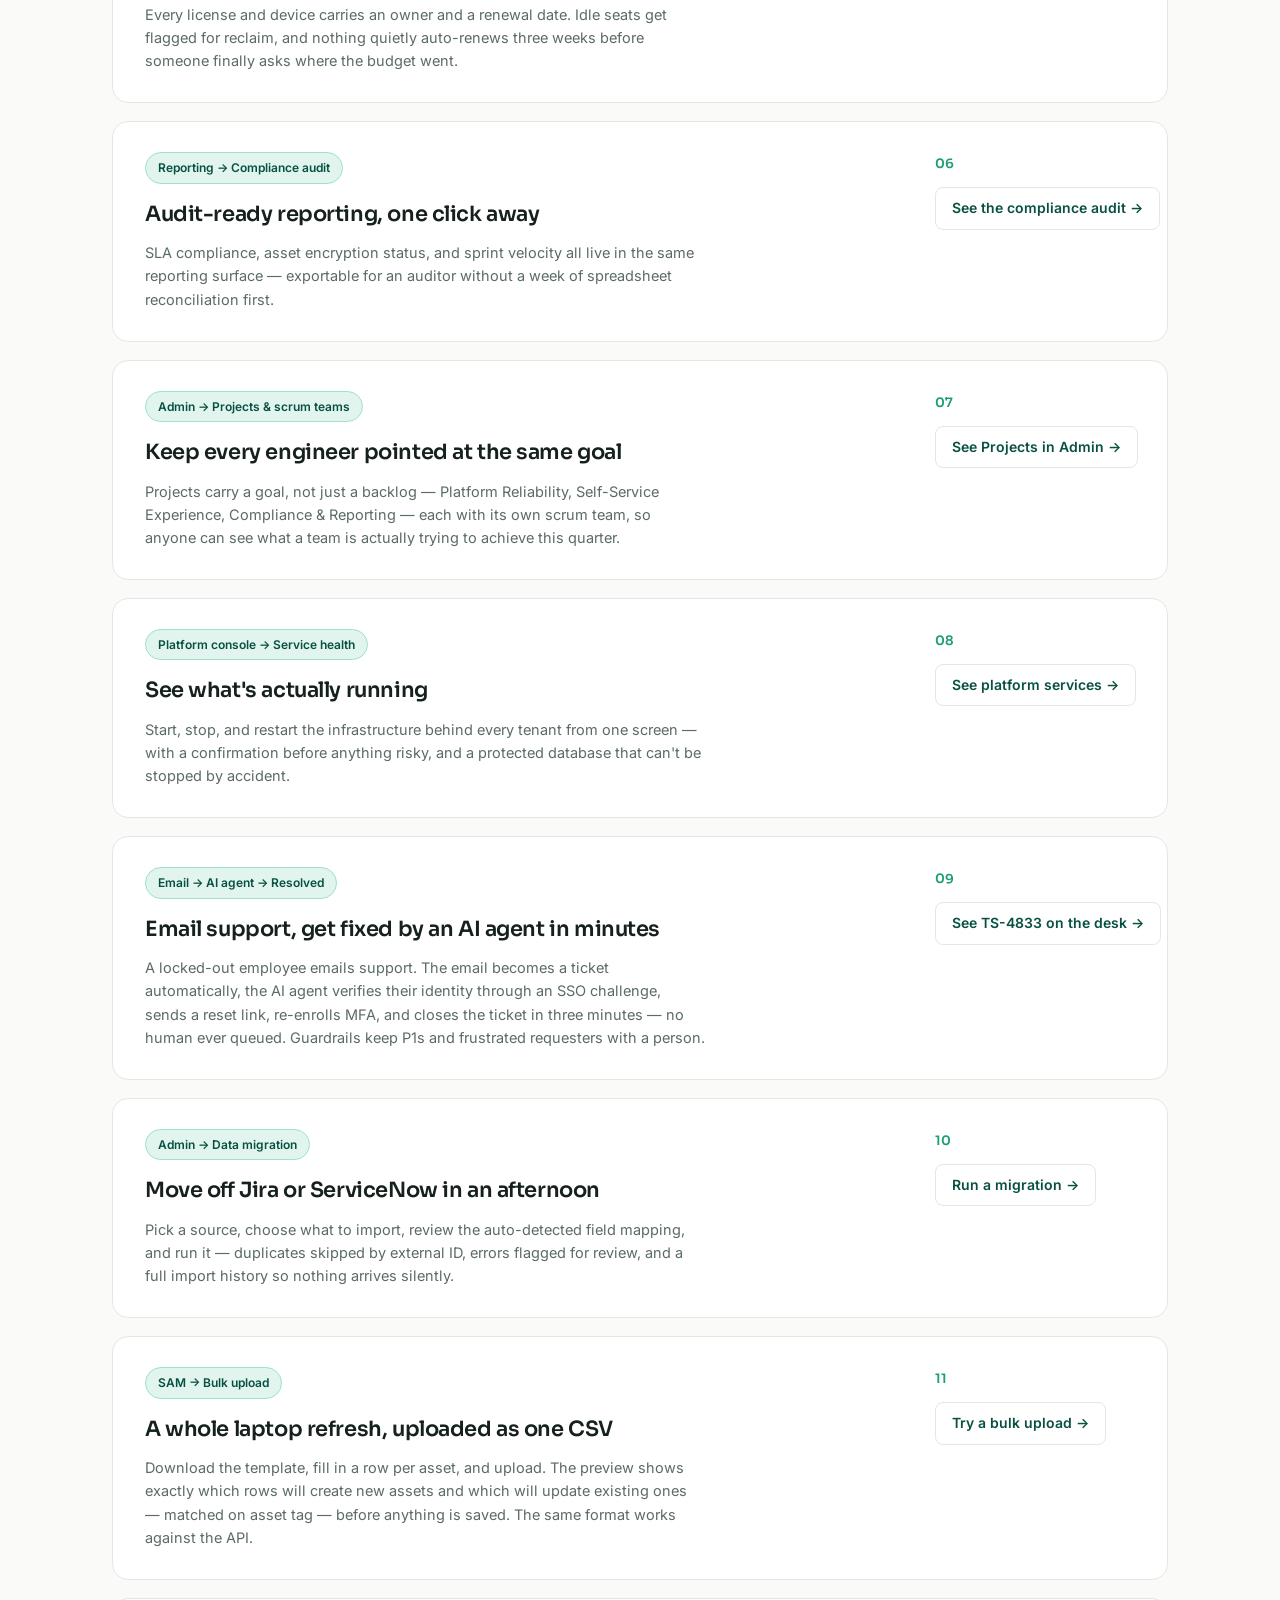
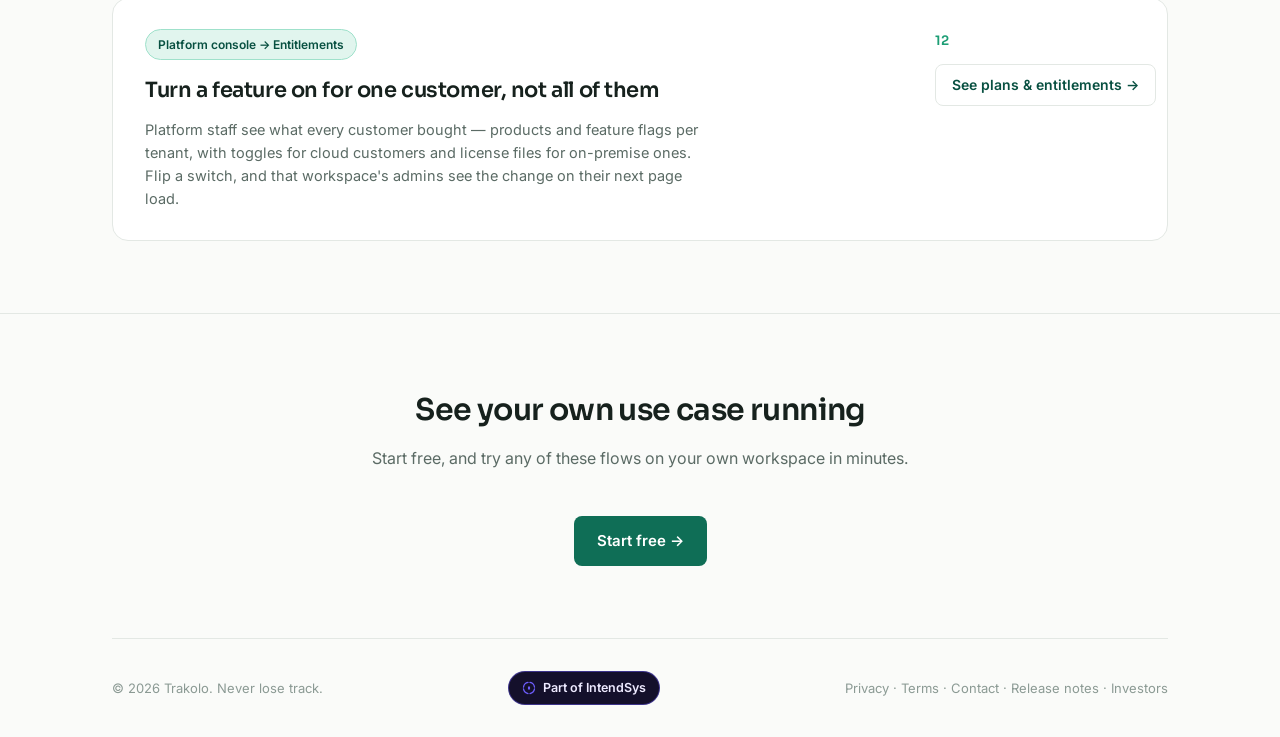
<file: use-cases.html>
<!DOCTYPE html>
<html lang="en">
<head>
<meta charset="UTF-8">
<meta name="viewport" content="width=device-width, initial-scale=1.0">
<title>Use cases — Trakolo</title>
<script>
(function(){
  var stored = localStorage.getItem('trakolo-theme');
  var theme = stored || (window.matchMedia('(prefers-color-scheme: dark)').matches ? 'dark' : 'light');
  document.documentElement.setAttribute('data-theme', theme);
})();
</script>
<link rel="preconnect" href="https://fonts.googleapis.com">
<link rel="stylesheet" href="https://fonts.googleapis.com/css2?family=Sora:wght@500;600;700&family=Inter:wght@400;500;600&display=swap">
<link rel="stylesheet" href="styles.css">
<style>
  .uc-list { display: flex; flex-direction: column; gap: 18px; }
  .uc-card {
    background: var(--panel); border: 1px solid var(--line); border-radius: 16px;
    padding: 30px 32px; display: grid; grid-template-columns: 1fr 200px; gap: 28px; align-items: start;
  }
  .uc-tag {
    display: inline-block; font-size: 12px; font-weight: 600; color: var(--teal-800);
    background: var(--teal-50); border: 1px solid var(--teal-100);
    padding: 5px 12px; border-radius: 999px; margin-bottom: 14px;
  }
  .uc-card h3 { font-size: 21px; margin-bottom: 10px; }
  .uc-card p { font-size: 14.5px; color: var(--ink-soft); max-width: 560px; }
  .uc-side { display: flex; flex-direction: column; align-items: flex-start; gap: 12px; padding-top: 2px; }
  .uc-side .num { font-family: 'Sora', sans-serif; font-weight: 600; font-size: 13px; color: var(--teal-400); }
  .uc-link {
    font-size: 14px; font-weight: 600; color: var(--teal-800);
    border: 1.5px solid var(--line); border-radius: 8px; padding: 9px 16px;
    display: inline-flex; align-items: center; gap: 6px; white-space: nowrap;
  }
  .uc-link:hover { border-color: var(--teal-600); color: var(--teal-600); }

  @media (max-width: 780px) {
    .uc-card { grid-template-columns: 1fr; }
    .uc-side { flex-direction: row; align-items: center; }
  }
</style>
</head>
<body>

<div class="wrap">
  <nav>
    <a href="index.html" class="logo">
      <svg width="30" height="30" viewBox="0 0 200 200"><rect x="8" y="8" width="184" height="184" rx="40" fill="#E1F5EE" stroke="#0F6E56" stroke-width="6"/><path d="M55,150 L100,100 L150,50" fill="none" stroke="#0F6E56" stroke-width="13" stroke-linecap="round" stroke-linejoin="round"/><circle cx="55" cy="150" r="16" fill="#5DCAA5" stroke="#0F6E56" stroke-width="6"/><circle cx="100" cy="100" r="16" fill="#5DCAA5" stroke="#0F6E56" stroke-width="6"/><circle cx="150" cy="50" r="21" fill="#0F6E56" stroke="#0F6E56" stroke-width="6"/></svg>
      trakolo
    </a>
    <div class="nav-links">
      <a href="how-it-works.html">How it works</a>
      <a href="features.html">Features</a>
      <a href="use-cases.html" class="current">Use cases</a>
      <a href="customer-stories.html">Customer stories</a>
      <a href="integrations.html">Integrations</a>
      <a href="pricing.html">Pricing</a>
      <a href="docs.html">Docs</a>
      <a href="https://portal.trakolo.com/login" class="nav-signin-mobile">Sign in</a>
    </div>
    <button class="nav-toggle" aria-label="Toggle menu" aria-expanded="false">☰</button>
    <div class="nav-actions">
      <button class="theme-toggle" id="themeToggle" type="button" aria-label="Toggle dark mode">
        <svg class="icon-sun" width="18" height="18" viewBox="0 0 24 24" fill="none" stroke="currentColor" stroke-width="2" stroke-linecap="round" stroke-linejoin="round"><circle cx="12" cy="12" r="4"/><path d="M12 2v2M12 20v2M4.93 4.93l1.41 1.41M17.66 17.66l1.41 1.41M2 12h2M20 12h2M6.34 17.66l-1.41 1.41M19.07 4.93l-1.41 1.41"/></svg>
        <svg class="icon-moon" width="18" height="18" viewBox="0 0 24 24" fill="none" stroke="currentColor" stroke-width="2" stroke-linecap="round" stroke-linejoin="round"><path d="M21 12.79A9 9 0 1 1 11.21 3 7 7 0 0 0 21 12.79Z"/></svg>
      </button>
      <a href="https://portal.trakolo.com/login" class="btn btn-ghost">Sign in</a>
      <a href="https://portal.trakolo.com/login" class="btn btn-primary">Start free</a>
    </div>
  </nav>
</div>

<div class="page-header">
  <div class="wrap">
    <h1>Use cases</h1>
    <p>Real scenarios, running in the live product linked from every card below — not screenshots of a plan that doesn't exist yet.</p>
  </div>
</div>

<section>
  <div class="wrap">
    <div class="path-track">
      <div class="node"></div><div class="node"></div><div class="node end"></div>
      <div class="rule"></div>
      <span class="tag">Twelve ways teams actually use Trakolo</span>
    </div>

    <div class="uc-list">

      <div class="uc-card">
        <div>
          <div class="uc-tag">Portal → Service desk → Sprint → GitHub → Change management</div>
          <h3>From a use case to a production deploy</h3>
          <p>An employee submits a use case through the self-service portal. It becomes a ticket, then a sprint card, then a merged pull request — and a change request carries it from PRE to PROD, with the developer picking the deployment window and a manager signing off before anything ships.</p>
        </div>
        <div class="uc-side">
          <span class="num">01</span>
          <a class="uc-link" href="https://demo.trakolo.com/use-case-journey.html">See the full journey →</a>
        </div>
      </div>

      <div class="uc-card">
        <div>
          <div class="uc-tag">Sprint board → Change management</div>
          <h3>Tech debt, without the paperwork</h3>
          <p>Not everything starts with a ticket. An engineer notices a slow query, opens a card directly on the board, and takes it through the same DEV → INT → UAT path — then the same change request process gets it safely to production, no use case required.</p>
        </div>
        <div class="uc-side">
          <span class="num">02</span>
          <a class="uc-link" href="https://demo.trakolo.com/dev.html">See it on the sprint board →</a>
        </div>
      </div>

      <div class="uc-card">
        <div>
          <div class="uc-tag">Azure Active Directory → Automation</div>
          <h3>Onboard a new hire before their laptop arrives</h3>
          <p>Enter a new starter's name, department, and manager, and automation creates the Azure AD account, assigns a license, generates a temporary password, posts it to the ticket, and emails it to their personal address — not the work inbox they can't check yet.</p>
        </div>
        <div class="uc-side">
          <span class="num">03</span>
          <a class="uc-link" href="https://demo.trakolo.com/azure-onboarding.html">Run the automation →</a>
        </div>
      </div>

      <div class="uc-card">
        <div>
          <div class="uc-tag">Service desk → SLA escalation</div>
          <h3>Escalate before it becomes a crisis</h3>
          <p>A payroll SSO outage breaches its response window and escalates itself — L1 to L2 to L3 on-call — paging the right person automatically instead of waiting for someone to notice the clock ran out.</p>
        </div>
        <div class="uc-side">
          <span class="num">04</span>
          <a class="uc-link" href="https://demo.trakolo.com/desk.html">See the escalation path →</a>
        </div>
      </div>

      <div class="uc-card">
        <div>
          <div class="uc-tag">Asset tracking → Renewals &amp; compliance</div>
          <h3>Know what's renewing before finance asks</h3>
          <p>Every license and device carries an owner and a renewal date. Idle seats get flagged for reclaim, and nothing quietly auto-renews three weeks before someone finally asks where the budget went.</p>
        </div>
        <div class="uc-side">
          <span class="num">05</span>
          <a class="uc-link" href="https://demo.trakolo.com/sam-renewals.html">See renewals &amp; compliance →</a>
        </div>
      </div>

      <div class="uc-card">
        <div>
          <div class="uc-tag">Reporting → Compliance audit</div>
          <h3>Audit-ready reporting, one click away</h3>
          <p>SLA compliance, asset encryption status, and sprint velocity all live in the same reporting surface — exportable for an auditor without a week of spreadsheet reconciliation first.</p>
        </div>
        <div class="uc-side">
          <span class="num">06</span>
          <a class="uc-link" href="https://demo.trakolo.com/ops-compliance-audit.html">See the compliance audit →</a>
        </div>
      </div>

      <div class="uc-card">
        <div>
          <div class="uc-tag">Admin → Projects &amp; scrum teams</div>
          <h3>Keep every engineer pointed at the same goal</h3>
          <p>Projects carry a goal, not just a backlog — Platform Reliability, Self-Service Experience, Compliance &amp; Reporting — each with its own scrum team, so anyone can see what a team is actually trying to achieve this quarter.</p>
        </div>
        <div class="uc-side">
          <span class="num">07</span>
          <a class="uc-link" href="https://demo.trakolo.com/admin.html">See Projects in Admin →</a>
        </div>
      </div>

      <div class="uc-card">
        <div>
          <div class="uc-tag">Platform console → Service health</div>
          <h3>See what's actually running</h3>
          <p>Start, stop, and restart the infrastructure behind every tenant from one screen — with a confirmation before anything risky, and a protected database that can't be stopped by accident.</p>
        </div>
        <div class="uc-side">
          <span class="num">08</span>
          <a class="uc-link" href="https://demo.trakolo.com/saas-admin-services.html">See platform services →</a>
        </div>
      </div>

      <div class="uc-card">
        <div>
          <div class="uc-tag">Email → AI agent → Resolved</div>
          <h3>Email support, get fixed by an AI agent in minutes</h3>
          <p>A locked-out employee emails support. The email becomes a ticket automatically, the AI agent verifies their identity through an SSO challenge, sends a reset link, re-enrolls MFA, and closes the ticket in three minutes — no human ever queued. Guardrails keep P1s and frustrated requesters with a person.</p>
        </div>
        <div class="uc-side">
          <span class="num">09</span>
          <a class="uc-link" href="https://demo.trakolo.com/desk.html">See TS-4833 on the desk →</a>
        </div>
      </div>

      <div class="uc-card">
        <div>
          <div class="uc-tag">Admin → Data migration</div>
          <h3>Move off Jira or ServiceNow in an afternoon</h3>
          <p>Pick a source, choose what to import, review the auto-detected field mapping, and run it — duplicates skipped by external ID, errors flagged for review, and a full import history so nothing arrives silently.</p>
        </div>
        <div class="uc-side">
          <span class="num">10</span>
          <a class="uc-link" href="https://demo.trakolo.com/data-migration.html">Run a migration →</a>
        </div>
      </div>

      <div class="uc-card">
        <div>
          <div class="uc-tag">SAM → Bulk upload</div>
          <h3>A whole laptop refresh, uploaded as one CSV</h3>
          <p>Download the template, fill in a row per asset, and upload. The preview shows exactly which rows will create new assets and which will update existing ones — matched on asset tag — before anything is saved. The same format works against the API.</p>
        </div>
        <div class="uc-side">
          <span class="num">11</span>
          <a class="uc-link" href="https://demo.trakolo.com/sam-bulk-upload.html">Try a bulk upload →</a>
        </div>
      </div>

      <div class="uc-card">
        <div>
          <div class="uc-tag">Platform console → Entitlements</div>
          <h3>Turn a feature on for one customer, not all of them</h3>
          <p>Platform staff see what every customer bought — products and feature flags per tenant, with toggles for cloud customers and license files for on-premise ones. Flip a switch, and that workspace's admins see the change on their next page load.</p>
        </div>
        <div class="uc-side">
          <span class="num">12</span>
          <a class="uc-link" href="https://demo.trakolo.com/saas-admin-plans.html">See plans &amp; entitlements →</a>
        </div>
      </div>

    </div>
  </div>
</section>

<section style="text-align:center;">
  <div class="wrap">
    <h2>See your own use case running</h2>
    <p class="lead" style="margin-left:auto; margin-right:auto;">Start free, and try any of these flows on your own workspace in minutes.</p>
    <a href="https://portal.trakolo.com/login" class="btn btn-primary">Start free →</a>
  </div>
</section>

<div class="wrap">
  <footer>
    <span>© 2026 Trakolo. Never lose track.</span>
    <a href="https://intendsys.com" class="intendsys-badge" target="_blank" rel="noopener">
      <svg viewBox="0 0 100 100"><path d="M56.95 10.61A40 40 0 0189.39 43.05M89.39 56.95A40 40 0 0156.95 89.39M43.05 89.39A40 40 0 0110.61 56.95M10.61 43.05A40 40 0 0143.05 10.61" fill="none" stroke="currentColor" stroke-width="9" stroke-linecap="round"/><rect x="42.5" y="38.5" width="15" height="23" rx="2.2" fill="currentColor"/></svg>
      Part of IntendSys
    </a>
    <span>Privacy · Terms · Contact · <a href="release-notes.html" style="color:inherit;">Release notes</a> · <a href="investors.html" style="color:inherit;">Investors</a></span>
  </footer>
</div>

<script src="nav.js" defer></script>
</body>
</html>
</file>
<file: styles.css>
:root {
  --ink: #16211D;
  --ink-soft: #5B6B65;
  --ink-faint: #8B9A94;
  --paper: #FAFBF9;
  --panel: #FFFFFF;
  --line: #E3E8E4;
  --teal-900: #04342C;
  --teal-800: #085041;
  --teal-600: #0F6E56;
  --teal-400: #1D9E75;
  --teal-200: #5DCAA5;
  --teal-100: #9FE1CB;
  --teal-50: #E1F5EE;
}
:root[data-theme="dark"] {
  --ink: #E7EFEB;
  --ink-soft: #A9B9B2;
  --ink-faint: #74857D;
  --paper: #0B1512;
  --panel: #12201C;
  --line: #23342C;
  --teal-50: #16332B;
  --teal-800: #5FD1A8;
}
* { box-sizing: border-box; margin: 0; padding: 0; }
html { scroll-behavior: smooth; }
@media (prefers-reduced-motion: reduce) {
  html { scroll-behavior: auto; }
  * { animation: none !important; transition: none !important; }
}
body {
  font-family: 'Inter', -apple-system, BlinkMacSystemFont, 'Segoe UI', sans-serif;
  background: var(--paper);
  color: var(--ink);
  line-height: 1.6;
}
a { color: inherit; text-decoration: none; }
:focus-visible { outline: 2px solid var(--teal-600); outline-offset: 3px; }
.wrap { max-width: 1120px; margin: 0 auto; padding: 0 32px; }
h1, h2, h3, h4 { font-family: 'Sora', sans-serif; font-weight: 600; letter-spacing: -0.02em; }
.btn {
  display: inline-flex; align-items: center; gap: 8px;
  padding: 12px 22px; border-radius: 8px; font-weight: 600; font-size: 15px;
  border: 1.5px solid transparent; cursor: pointer;
}
.btn-primary { background: var(--teal-600); color: #fff; }
.btn-primary:hover { background: var(--teal-800); }
.btn-ghost { border-color: var(--line); color: var(--ink); background: transparent; }
.btn-ghost:hover { border-color: var(--teal-600); color: var(--teal-600); }

/* Nav */
nav { display: flex; align-items: center; padding: 22px 0; position: relative; }
.logo { display: flex; align-items: center; gap: 10px; font-weight: 600; font-size: 19px; color: var(--teal-800); font-family: 'Sora', sans-serif; flex-shrink: 0; }
.nav-links { display: flex; gap: 24px; font-size: 14.5px; color: var(--ink-soft); font-weight: 500; margin-left: 40px; }
.nav-links a { white-space: nowrap; }
.nav-links a.current { color: var(--teal-800); }
.nav-actions { display: flex; align-items: center; gap: 16px; margin-left: auto; padding-left: 24px; }
.nav-toggle { display: none; background: none; border: 1px solid var(--line); border-radius: 8px; font-size: 18px; line-height: 1; width: 40px; height: 40px; align-items: center; justify-content: center; cursor: pointer; color: var(--ink); }
.nav-signin-mobile { display: none; }

.theme-toggle {
  display: inline-flex; align-items: center; justify-content: center;
  width: 38px; height: 38px; border-radius: 8px; flex-shrink: 0;
  border: 1.5px solid var(--line); background: transparent; color: var(--ink-soft); cursor: pointer;
}
.theme-toggle:hover { border-color: var(--teal-600); color: var(--teal-600); }
.theme-toggle .icon-moon { display: block; }
.theme-toggle .icon-sun { display: none; }
[data-theme="dark"] .theme-toggle .icon-moon { display: none; }
[data-theme="dark"] .theme-toggle .icon-sun { display: block; }

[data-theme="dark"] .fi-coral,
[data-theme="dark"] .fi-purple,
[data-theme="dark"] .fi-blue,
[data-theme="dark"] .fi-amber,
[data-theme="dark"] .fi-slate,
[data-theme="dark"] .int-mark,
[data-theme="dark"] .badge-progress,
[data-theme="dark"] .badge-done,
[data-theme="dark"] .rn-edition.onprem,
[data-theme="dark"] .rn-tag.improved,
[data-theme="dark"] .rn-tag.fixed {
  filter: brightness(0.82) saturate(0.85);
}

/* Page header (used on inner pages) */
.page-header { padding: 56px 0 40px; border-bottom: 1px solid var(--line); }
.page-header h1 { font-size: 40px; margin-bottom: 14px; }
.page-header p { font-size: 17px; color: var(--ink-soft); max-width: 560px; }

/* Path signature divider */
.path-track { display: flex; align-items: center; gap: 10px; margin: 0 0 20px; }
.path-track .node { width: 8px; height: 8px; border-radius: 50%; background: var(--teal-400); }
.path-track .node.end { width: 11px; height: 11px; background: var(--teal-600); }
.path-track .rule { flex: 1; height: 1px; background: var(--line); }
.path-track .tag { font-size: 13px; font-weight: 600; color: var(--teal-800); letter-spacing: 0.02em; }

section { padding: 72px 0; }
section + section { border-top: 1px solid var(--line); }
section h2 { font-size: 30px; margin-bottom: 12px; }
section > .wrap > p.lead { color: var(--ink-soft); font-size: 16px; max-width: 560px; margin-bottom: 44px; }

footer { border-top: 1px solid var(--line); padding: 32px 0; display: flex; flex-wrap: wrap; align-items: center; justify-content: space-between; gap: 14px; font-size: 13px; color: var(--ink-faint); }

/* Parent-company badge — intentionally kept in IntendSys's own palette
   (indigo/violet/emerald), not Trakolo's teal, so it reads as a
   distinct, linked brand rather than a re-theme of this site. */
.intendsys-badge { display: inline-flex; align-items: center; gap: 7px; padding: 6px 13px; border-radius: 20px; background: #14102B; color: #EEEAFF; font-weight: 600; font-size: 12.5px; border: 1px solid rgba(109,93,252,0.45); white-space: nowrap; }
.intendsys-badge:hover { border-color: #10B981; color: #fff; }
.intendsys-badge svg { width: 14px; height: 14px; color: #6D5DFC; flex-shrink: 0; }

/* Nav collapses to the hamburger menu well before the full link set would
   run out of room and wrap mid-link — this breakpoint is intentionally
   wider than the general mobile layout breakpoint below. */
@media (max-width: 1180px) {
  .nav-toggle { display: inline-flex; }
  .nav-actions .btn-ghost { display: none; }
  .nav-links {
    display: none; flex-direction: column; gap: 0; margin-left: 0;
    position: absolute; top: 100%; left: 32px; right: 32px;
    background: var(--panel); border: 1px solid var(--line); border-radius: 12px;
    padding: 6px 18px; box-shadow: 0 16px 32px -16px rgba(15,33,25,0.22); z-index: 60;
  }
  .nav-links.open { display: flex; }
  .nav-links a { padding: 13px 0; border-bottom: 1px solid var(--line); white-space: normal; }
  .nav-links a:last-child { border-bottom: none; }
  .nav-signin-mobile { display: block; font-weight: 600; color: var(--teal-800); }
}

@media (max-width: 860px) {
  .page-header h1 { font-size: 30px; }
}
</file>
